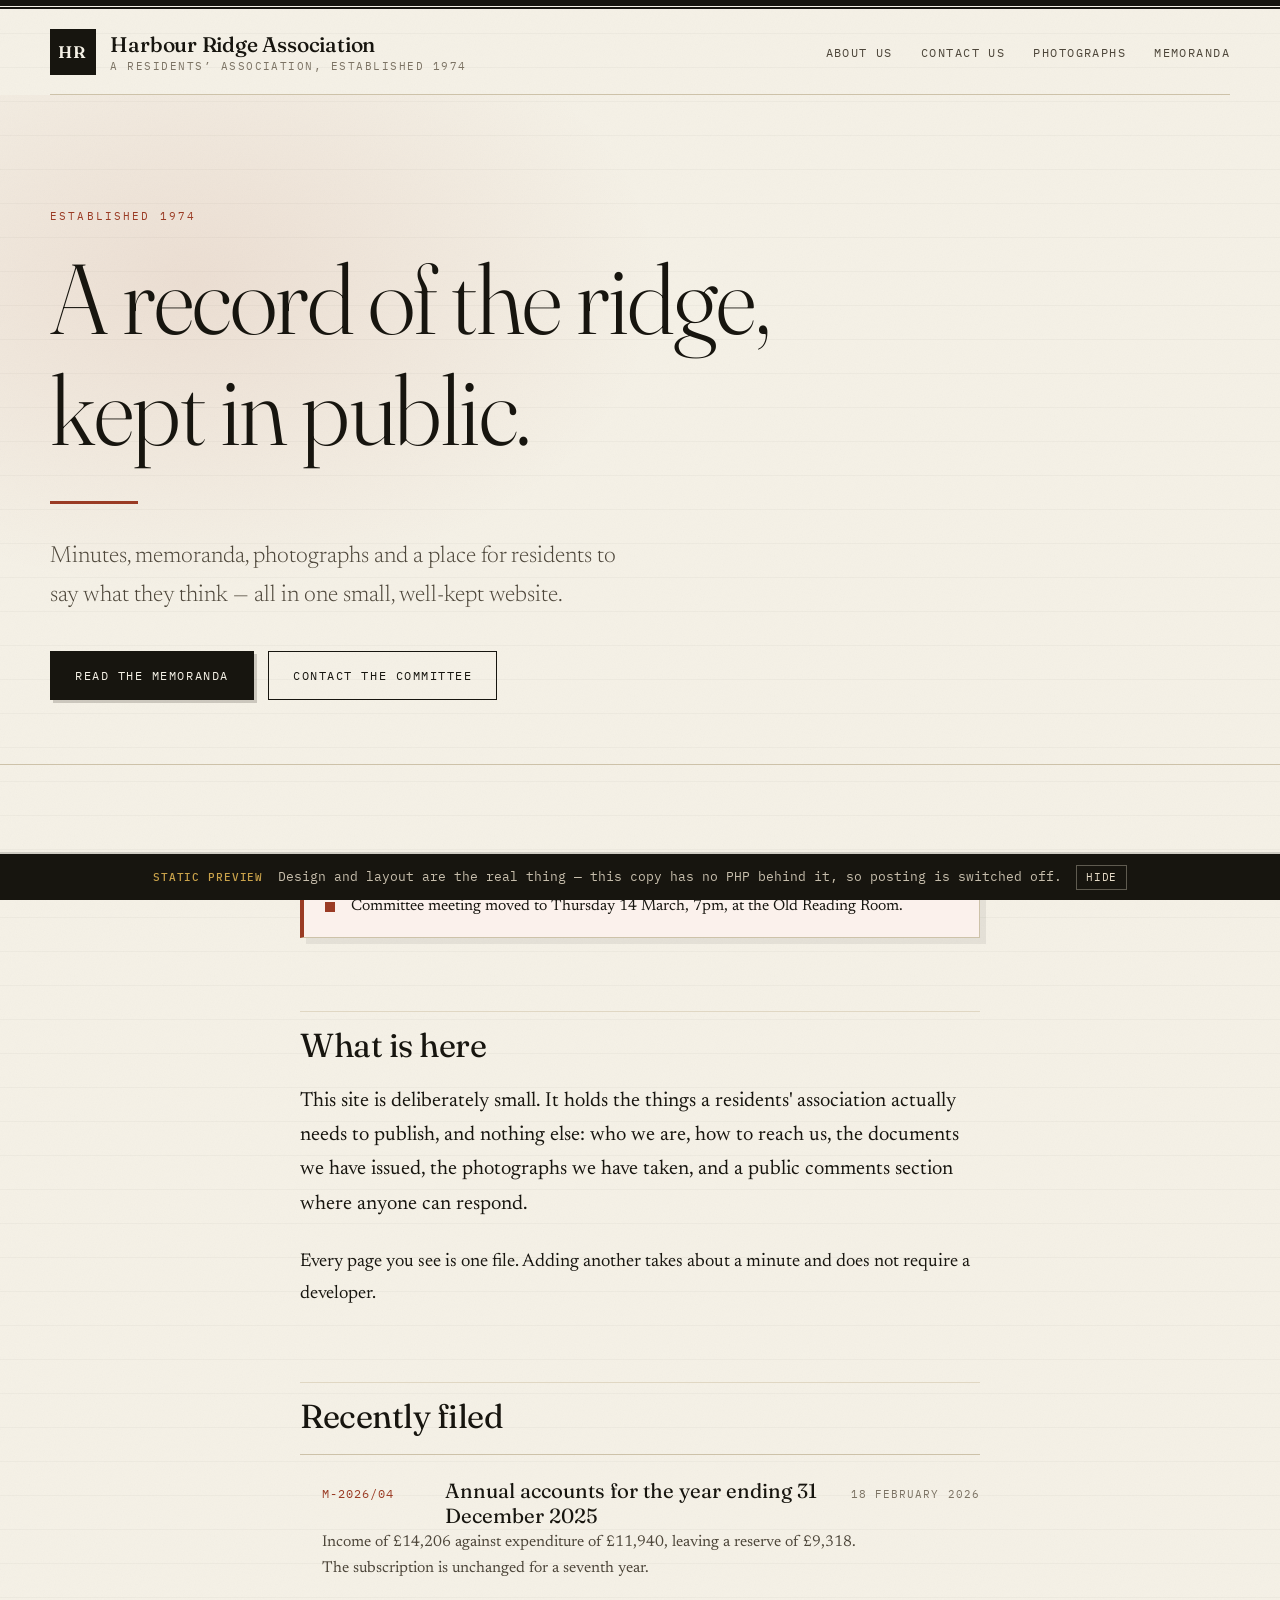
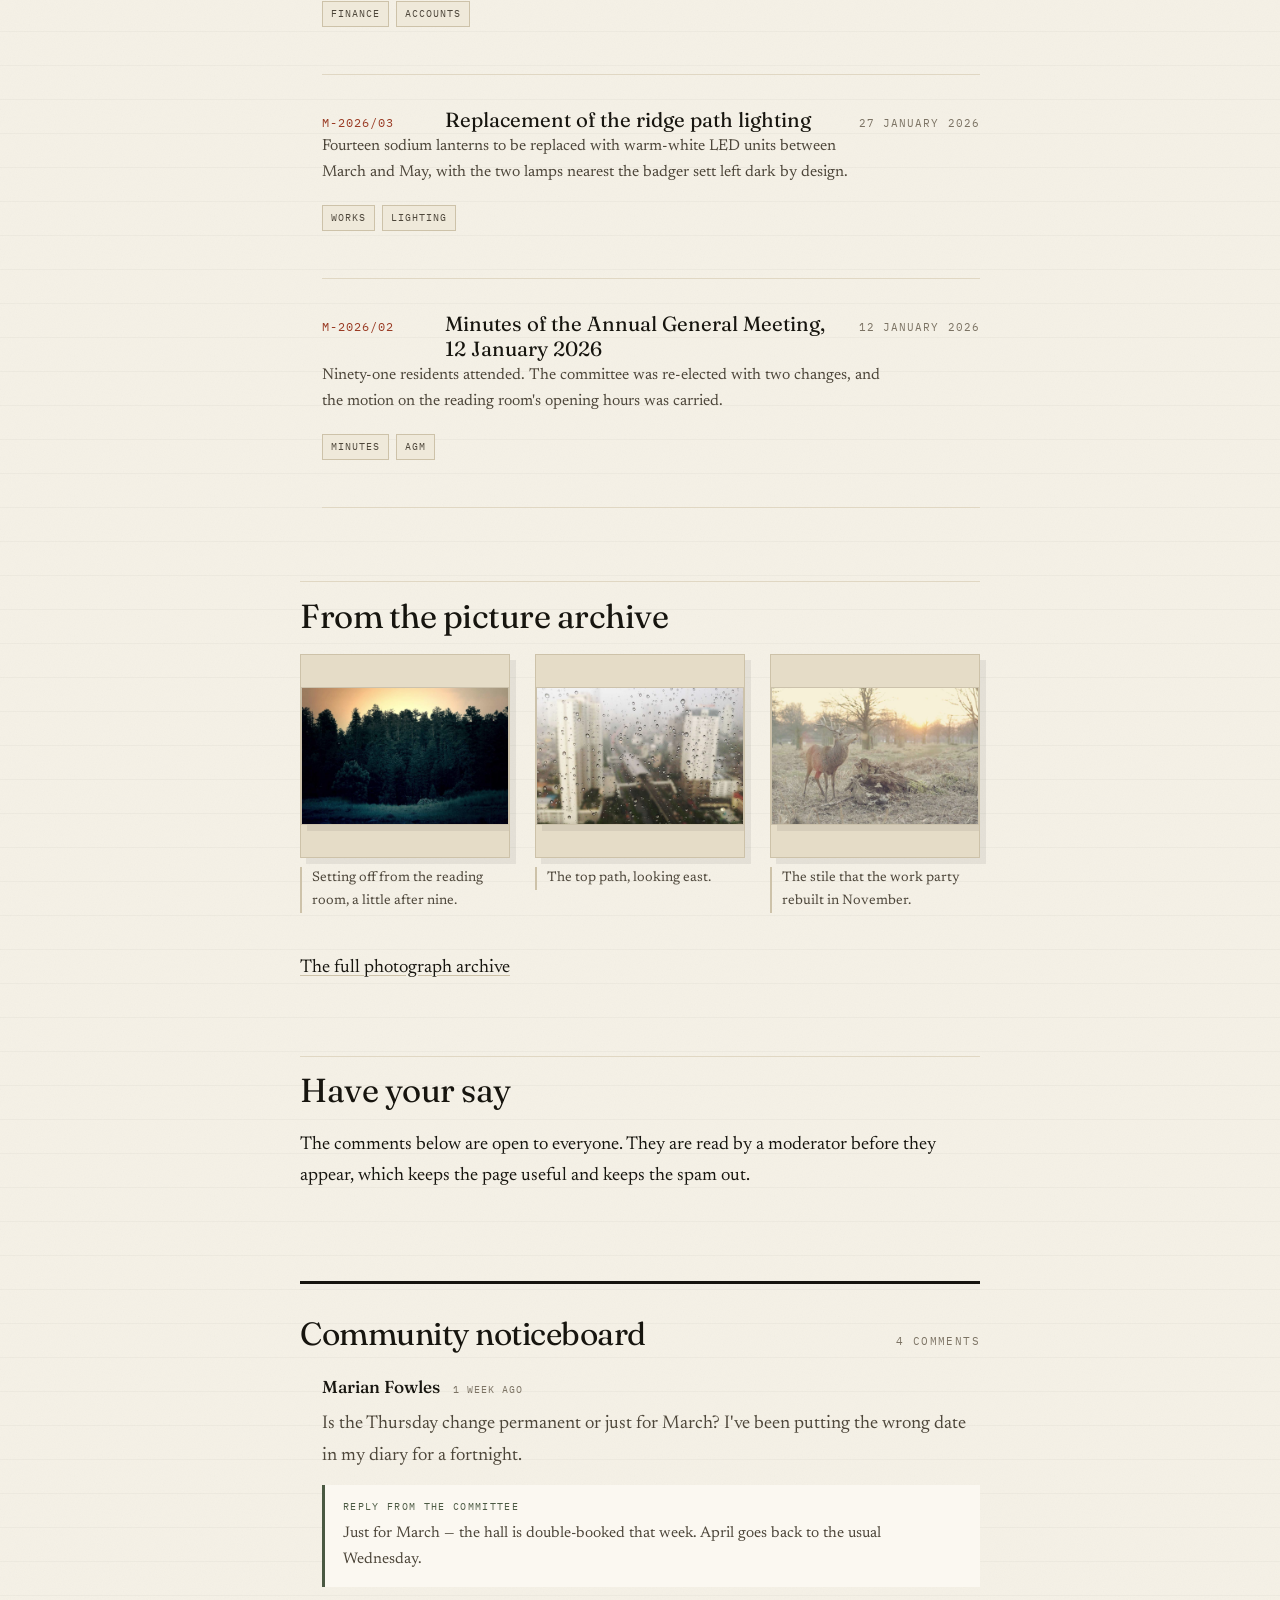
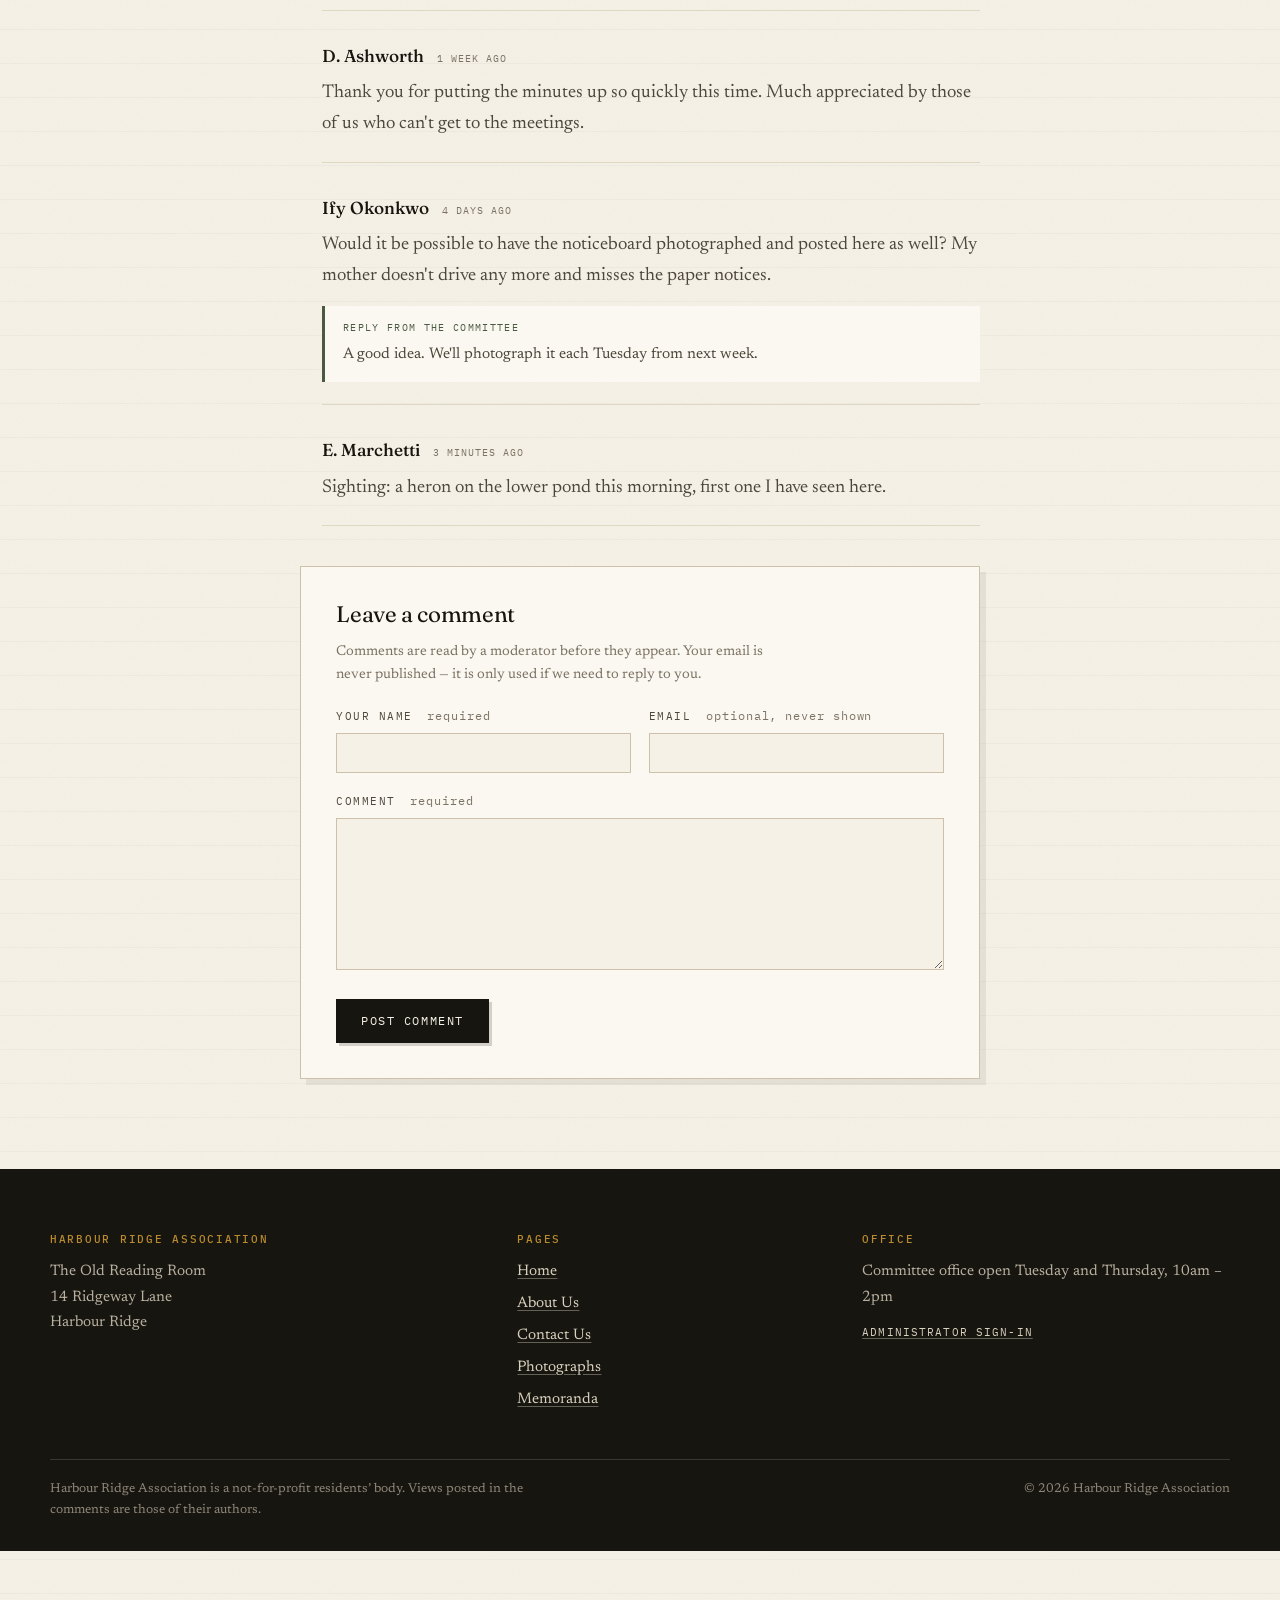
<file: docs/index.html>
<!doctype html>
<html lang="en">
<head>
<meta charset="utf-8">
<meta name="viewport" content="width=device-width, initial-scale=1">
<title>Harbour Ridge Association</title>
<meta name="description" content="Minutes, memoranda, photographs and a place for residents to say what they think — all in one small, well-kept website.">
<link rel="preconnect" href="https://fonts.googleapis.com">
<link rel="preconnect" href="https://fonts.gstatic.com" crossorigin>
<link href="https://fonts.googleapis.com/css2?family=Fraunces:opsz,wght@9..144,300..800&family=Newsreader:ital,opsz,wght@0,6..72,300..600;1,6..72,300..500&family=IBM+Plex+Mono:wght@400;500&display=swap" rel="stylesheet">
<link rel="stylesheet" href="themes/civic/style.css">
<link rel="icon" href="data:image/svg+xml,<svg xmlns='http://www.w3.org/2000/svg' viewBox='0 0 32 32'><rect width='32' height='32' fill='%23151310'/><text x='16' y='23' font-size='20' font-family='Georgia,serif' fill='%23e8dfcd' text-anchor='middle'>H</text></svg>">
</head>
<body class="is-home">

<a class="skip" href="index.html#main">Skip to content</a>

<header class="masthead">
    <div class="masthead__rule" aria-hidden="true"></div>
    <div class="wrap masthead__inner">
        <a class="brand" href="index.html">
            <span class="brand__mark" aria-hidden="true">HR</span>
            <span class="brand__text">
                <strong>Harbour Ridge Association</strong>
                <em>A residents’ association, established 1974</em>
            </span>
        </a>

        <input type="checkbox" id="navtoggle" class="navtoggle" hidden>
        <label for="navtoggle" class="navburger" aria-label="Menu"><span></span></label>

        <nav class="nav" aria-label="Main">
            <ul>
                                    <li><a href="about.html" >About Us</a></li>
                                    <li><a href="contact.html" >Contact Us</a></li>
                                    <li><a href="photos.html" >Photographs</a></li>
                                    <li><a href="memoranda.html" >Memoranda</a></li>
                            </ul>
        </nav>
    </div>
</header>

<main id="main">
    
    <section class="hero">
        <div class="wrap hero__inner">
            <p class="eyebrow">Established 1974</p>
            <h1 class="hero__title">A record of the ridge, kept in public.</h1>
                            <p class="hero__lede">Minutes, memoranda, photographs and a place for residents to say what they think — all in one small, well-kept website.</p>
                        <div class="hero__actions">
                <a class="btn" href="memoranda.html">Read the memoranda</a>
                <a class="btn btn--ghost" href="contact.html">Contact the committee</a>
            </div>
        </div>
        <div class="hero__edge" aria-hidden="true"></div>
    </section>

<article class="wrap prose" data-reveal>
    <div class="notice notice--alert"><span class="notice__mark" aria-hidden="true"></span><p>Committee meeting moved to Thursday 14 March, 7pm, at the Old Reading Room.</p></div>
<h2>What is here</h2>
<p>This site is deliberately small. It holds the things a residents&#039; association actually needs to publish, and nothing else: who we are, how to reach us, the documents we have issued, the photographs we have taken, and a public comments section where anyone can respond.</p>
<p>Every page you see is one file. Adding another takes about a minute and does not require a developer.</p>
<h2>Recently filed</h2>
    <ul class="memo-list">
                    <li class="memo">
                <a class="memo__link" href="memoranda/annual-accounts-2025.html">
                    <span class="memo__ref">M-2026/04</span>
                    <span class="memo__title">Annual accounts for the year ending 31 December 2025</span>
                    <span class="memo__date">18 February 2026</span>
                </a>
                                    <p class="memo__summary">Income of £14,206 against expenditure of £11,940, leaving a reserve of £9,318. The subscription is unchanged for a seventh year.</p>
                                                    <p class="tags">
                                                    <span class="tag">finance</span>
                                                    <span class="tag">accounts</span>
                                            </p>
                            </li>
                    <li class="memo">
                <a class="memo__link" href="memoranda/lighting-replacement.html">
                    <span class="memo__ref">M-2026/03</span>
                    <span class="memo__title">Replacement of the ridge path lighting</span>
                    <span class="memo__date">27 January 2026</span>
                </a>
                                    <p class="memo__summary">Fourteen sodium lanterns to be replaced with warm-white LED units between March and May, with the two lamps nearest the badger sett left dark by design.</p>
                                                    <p class="tags">
                                                    <span class="tag">works</span>
                                                    <span class="tag">lighting</span>
                                            </p>
                            </li>
                    <li class="memo">
                <a class="memo__link" href="memoranda/agm-minutes-2026.html">
                    <span class="memo__ref">M-2026/02</span>
                    <span class="memo__title">Minutes of the Annual General Meeting, 12 January 2026</span>
                    <span class="memo__date">12 January 2026</span>
                </a>
                                    <p class="memo__summary">Ninety-one residents attended. The committee was re-elected with two changes, and the motion on the reading room&#039;s opening hours was carried.</p>
                                                    <p class="tags">
                                                    <span class="tag">minutes</span>
                                                    <span class="tag">agm</span>
                                            </p>
                            </li>
            </ul>
    
<h2>From the picture archive</h2>
        <div class="gallery-grid" style="--cols: 3">
                            <figure class="shot">
                    <a href="content/gallery/ridge-walk/ridge-1.jpg" target="_blank" rel="noopener">
                        <img src="content/gallery/ridge-walk/ridge-1.jpg" alt="Setting off from the reading room, a little after nine." loading="lazy">
                    </a>
                                            <figcaption>Setting off from the reading room, a little after nine.</figcaption>
                                    </figure>
                            <figure class="shot">
                    <a href="content/gallery/ridge-walk/ridge-2.jpg" target="_blank" rel="noopener">
                        <img src="content/gallery/ridge-walk/ridge-2.jpg" alt="The top path, looking east." loading="lazy">
                    </a>
                                            <figcaption>The top path, looking east.</figcaption>
                                    </figure>
                            <figure class="shot">
                    <a href="content/gallery/ridge-walk/ridge-3.jpg" target="_blank" rel="noopener">
                        <img src="content/gallery/ridge-walk/ridge-3.jpg" alt="The stile that the work party rebuilt in November." loading="lazy">
                    </a>
                                            <figcaption>The stile that the work party rebuilt in November.</figcaption>
                                    </figure>
                    </div>
        
<p><a href="photos.html">The full photograph archive</a></p>
<h2>Have your say</h2>
<p>The comments below are open to everyone. They are read by a moderator before they appear, which keeps the page useful and keeps the spam out.</p>
    <section class="comments" id="comments">
        <header class="comments__head">
            <h2>Community noticeboard</h2>
            <span class="tally">4 comments</span>
        </header>

        
                    <ol class="comments__list">
                                    <li class="comment">
                        <div class="comment__meta">
                            <span class="comment__author">Marian Fowles</span>
                            <time datetime="2026-08-24 01:20:12">1 week ago</time>
                        </div>
                        <div class="comment__body">Is the Thursday change permanent or just for March? I&#039;ve been putting the wrong date in my diary for a fortnight.</div>
                                                    <div class="comment__reply">
                                <span class="comment__reply-label">Reply from the committee</span>
                                Just for March — the hall is double-booked that week. April goes back to the usual Wednesday.                            </div>
                                            </li>
                                    <li class="comment">
                        <div class="comment__meta">
                            <span class="comment__author">D. Ashworth</span>
                            <time datetime="2026-08-26 01:20:12">1 week ago</time>
                        </div>
                        <div class="comment__body">Thank you for putting the minutes up so quickly this time. Much appreciated by those of us who can&#039;t get to the meetings.</div>
                                            </li>
                                    <li class="comment">
                        <div class="comment__meta">
                            <span class="comment__author">Ify Okonkwo</span>
                            <time datetime="2026-08-29 01:20:12">4 days ago</time>
                        </div>
                        <div class="comment__body">Would it be possible to have the noticeboard photographed and posted here as well? My mother doesn&#039;t drive any more and misses the paper notices.</div>
                                                    <div class="comment__reply">
                                <span class="comment__reply-label">Reply from the committee</span>
                                A good idea. We&#039;ll photograph it each Tuesday from next week.                            </div>
                                            </li>
                                    <li class="comment">
                        <div class="comment__meta">
                            <span class="comment__author">E. Marchetti</span>
                            <time datetime="2026-09-02 01:20:18">3 minutes ago</time>
                        </div>
                        <div class="comment__body">Sighting: a heron on the lower pond this morning, first one I have seen here.</div>
                                            </li>
                            </ol>
        
                    <form class="comment-form" method="post" action="index.html">
                <h3>Leave a comment</h3>
                <p class="comment-form__note">
                    Comments are read by a moderator before they appear. Your email is
                    never published — it is only used if we need to reply to you.
                </p>

                <input type="hidden" name="form" value="comment">
                <input type="hidden" name="thread" value="noticeboard">
                <input type="hidden" name="return" value="/">
                    <input type="hidden" name="csrf" value="ac0c06a77bd5ee72790502c1f52a5065">
    <input type="hidden" name="started_at" value="1788312220">
    <div class="hp" aria-hidden="true">
        <label>Leave this field empty
            <input type="text" name="website" tabindex="-1" autocomplete="off">
        </label>
    </div>
                <div class="field-row">
                    <label class="field">
                        <span>Your name <em>required</em></span>
                        <input type="text" name="author" maxlength="80" required value="">
                    </label>
                    <label class="field">
                        <span>Email <em>optional, never shown</em></span>
                        <input type="email" name="email" maxlength="120" value="">
                    </label>
                </div>

                <label class="field">
                    <span>Comment <em>required</em></span>
                    <textarea name="body" rows="5" maxlength="4000" required></textarea>
                </label>

                <button type="submit" class="btn">Post comment</button>
            </form>
            </section>
    </article>
</main>

<footer class="foot">
    <div class="wrap foot__inner">
        <div class="foot__col">
            <h4>Harbour Ridge Association</h4>
            <p>The Old Reading Room<br />
14 Ridgeway Lane<br />
Harbour Ridge</p>
        </div>
        <div class="foot__col">
            <h4>Pages</h4>
            <ul>
                <li><a href="index.html">Home</a></li>
                                    <li><a href="about.html">About Us</a></li>
                                    <li><a href="contact.html">Contact Us</a></li>
                                    <li><a href="photos.html">Photographs</a></li>
                                    <li><a href="memoranda.html">Memoranda</a></li>
                            </ul>
        </div>
        <div class="foot__col">
            <h4>Office</h4>
            <p>Committee office open Tuesday and Thursday, 10am – 2pm</p>
            <p class="foot__admin"><a href="https://github.com/anirudhatalmale6-alt/modular-site-demo#the-admin">Administrator sign-in</a></p>
        </div>
    </div>
    <div class="wrap foot__base">
        <p>Harbour Ridge Association is a not-for-profit residents’ body. Views posted in the comments are those of their authors.</p>
        <p class="foot__year">© 2026 Harbour Ridge Association</p>
    </div>
</footer>

<script>
/* The only JavaScript on the public site: reveal-on-scroll for long pages,
   and closing the mobile menu after a tap. Everything works without it. */
(function () {
    var reveal = document.querySelectorAll('[data-reveal]');
    if ('IntersectionObserver' in window && reveal.length) {
        var io = new IntersectionObserver(function (entries) {
            entries.forEach(function (entry) {
                if (entry.isIntersecting) {
                    entry.target.classList.add('is-in');
                    io.unobserve(entry.target);
                }
            });
        }, { rootMargin: '0px 0px -8% 0px' });
        reveal.forEach(function (el) { io.observe(el); });
    } else {
        reveal.forEach(function (el) { el.classList.add('is-in'); });
    }

    var toggle = document.getElementById('navtoggle');
    document.querySelectorAll('.nav a').forEach(function (a) {
        a.addEventListener('click', function () { if (toggle) toggle.checked = false; });
    });
})();
</script>

<style>
.previewbar{position:fixed;left:0;right:0;bottom:0;z-index:60;background:#17150f;color:#e6dcc8;
 font:400 13px/1.5 'IBM Plex Mono',monospace;padding:.65rem 1rem;display:flex;gap:.9rem;
 align-items:center;justify-content:center;flex-wrap:wrap;box-shadow:0 -2px 0 rgba(0,0,0,.15)}
.previewbar b{color:#c9a24a;font-weight:500;letter-spacing:.08em;text-transform:uppercase;font-size:11px}
.previewbar span{opacity:.85}
.previewbar a{color:#e6dcc8}
.previewbar button{background:none;border:1px solid rgba(230,220,200,.35);color:#e6dcc8;
 font:inherit;font-size:11px;padding:.2rem .55rem;cursor:pointer;letter-spacing:.08em;text-transform:uppercase}
.previewbar button:hover{background:rgba(230,220,200,.12)}
body{padding-bottom:3.4rem}
.previewnote{position:fixed;left:50%;top:1.2rem;transform:translateX(-50%);z-index:70;max-width:min(92vw,540px);
 background:#fbf8f1;border:1px solid #17150f;box-shadow:8px 8px 0 rgba(23,21,15,.2);padding:1.1rem 1.3rem;
 font:400 15px/1.6 'Newsreader',Georgia,serif;color:#17150f}
.previewnote strong{display:block;font-family:'Fraunces',Georgia,serif;font-size:1.15rem;margin-bottom:.4rem}
.previewnote button{margin-top:.8rem;background:#17150f;color:#f3eee2;border:0;font:400 11px/1 'IBM Plex Mono',monospace;
 letter-spacing:.1em;text-transform:uppercase;padding:.55rem 1rem;cursor:pointer}
</style>
<div class="previewbar">
  <b>Static preview</b>
  <span>Design and layout are the real thing — this copy has no PHP behind it, so posting is switched off.</span>
  <button onclick="this.parentNode.remove();document.body.style.paddingBottom='0'">hide</button>
</div>
<script>
document.addEventListener('submit', function (ev) {
    ev.preventDefault();
    var n = document.createElement('div');
    n.className = 'previewnote';
    n.innerHTML = '<strong>This is the static preview</strong>' +
      'On the real build this comment goes straight into the moderation queue, ' +
      'and appears on the page the moment it is approved. The preview is a flat copy ' +
      'of the pages, so there is nothing running to receive it.' +
      '<button onclick="this.parentNode.remove()">Close</button>';
    document.body.appendChild(n);
    window.scrollTo({top: 0, behavior: 'smooth'});
}, true);
</script>

</body>
</html>
</file>
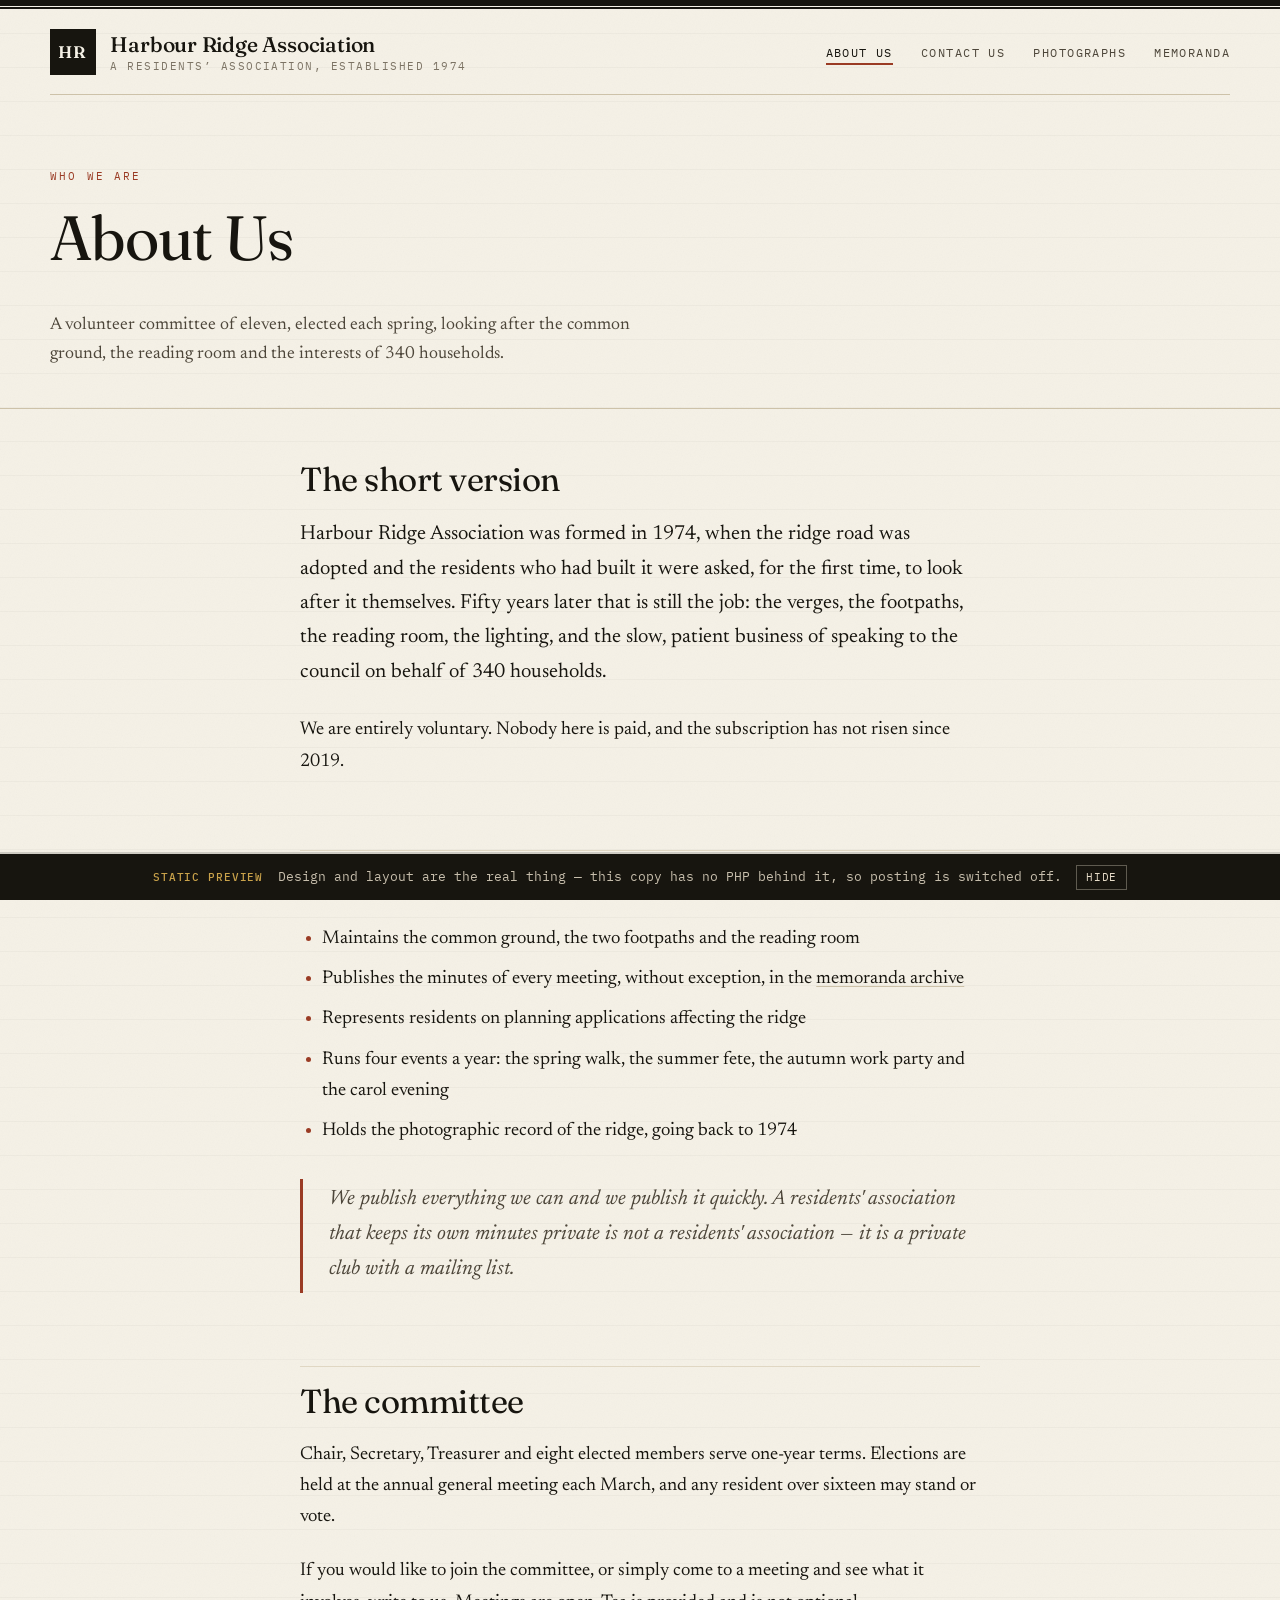
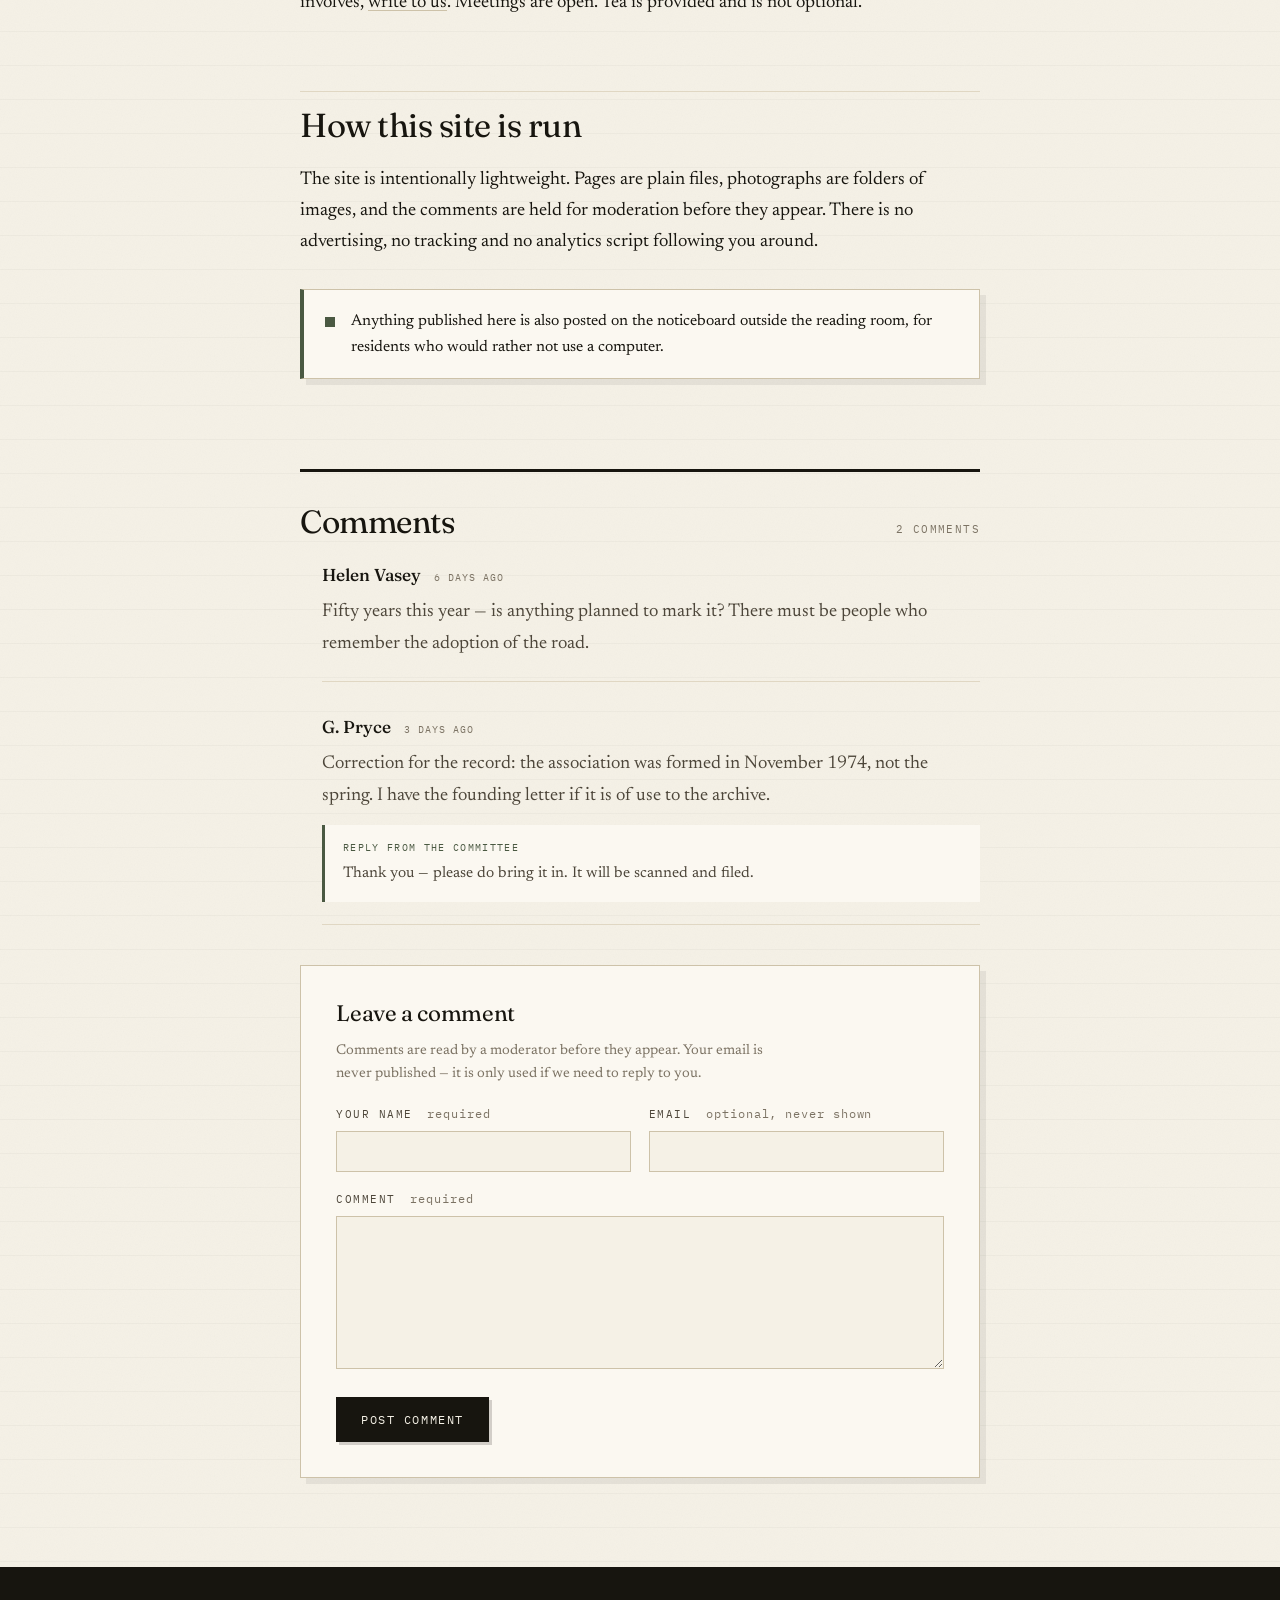
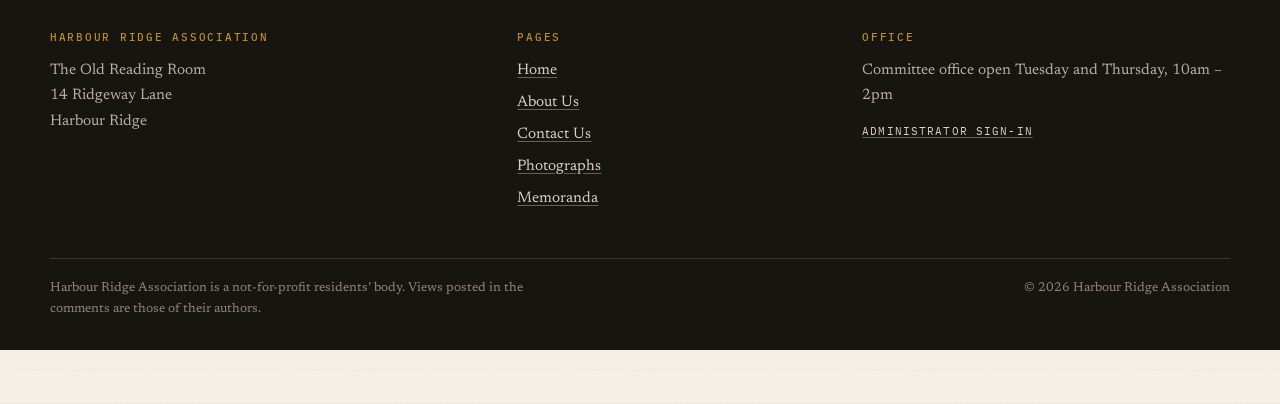
<file: docs/about.html>
<!doctype html>
<html lang="en">
<head>
<meta charset="utf-8">
<meta name="viewport" content="width=device-width, initial-scale=1">
<title>About Us — Harbour Ridge</title>
<meta name="description" content="A volunteer committee of eleven, elected each spring, looking after the common ground, the reading room and the interests of 340 households.">
<link rel="preconnect" href="https://fonts.googleapis.com">
<link rel="preconnect" href="https://fonts.gstatic.com" crossorigin>
<link href="https://fonts.googleapis.com/css2?family=Fraunces:opsz,wght@9..144,300..800&family=Newsreader:ital,opsz,wght@0,6..72,300..600;1,6..72,300..500&family=IBM+Plex+Mono:wght@400;500&display=swap" rel="stylesheet">
<link rel="stylesheet" href="themes/civic/style.css">
<link rel="icon" href="data:image/svg+xml,<svg xmlns='http://www.w3.org/2000/svg' viewBox='0 0 32 32'><rect width='32' height='32' fill='%23151310'/><text x='16' y='23' font-size='20' font-family='Georgia,serif' fill='%23e8dfcd' text-anchor='middle'>H</text></svg>">
</head>
<body class="is-inner">

<a class="skip" href="about.html#main">Skip to content</a>

<header class="masthead">
    <div class="masthead__rule" aria-hidden="true"></div>
    <div class="wrap masthead__inner">
        <a class="brand" href="index.html">
            <span class="brand__mark" aria-hidden="true">HR</span>
            <span class="brand__text">
                <strong>Harbour Ridge Association</strong>
                <em>A residents’ association, established 1974</em>
            </span>
        </a>

        <input type="checkbox" id="navtoggle" class="navtoggle" hidden>
        <label for="navtoggle" class="navburger" aria-label="Menu"><span></span></label>

        <nav class="nav" aria-label="Main">
            <ul>
                                    <li><a href="about.html" aria-current="page">About Us</a></li>
                                    <li><a href="contact.html" >Contact Us</a></li>
                                    <li><a href="photos.html" >Photographs</a></li>
                                    <li><a href="memoranda.html" >Memoranda</a></li>
                            </ul>
        </nav>
    </div>
</header>

<main id="main">
    
    <section class="pagehead">
        <div class="wrap">
            <p class="eyebrow">Who we are</p>
            <h1>About Us</h1>
                            <p class="pagehead__lede">A volunteer committee of eleven, elected each spring, looking after the common ground, the reading room and the interests of 340 households.</p>
                    </div>
    </section>

<article class="wrap prose" data-reveal>
    <h2>The short version</h2>
<p>Harbour Ridge Association was formed in 1974, when the ridge road was adopted and the residents who had built it were asked, for the first time, to look after it themselves. Fifty years later that is still the job: the verges, the footpaths, the reading room, the lighting, and the slow, patient business of speaking to the council on behalf of 340 households.</p>
<p>We are entirely voluntary. Nobody here is paid, and the subscription has not risen since 2019.</p>
<h2>What the committee does</h2>
<ul><li>Maintains the common ground, the two footpaths and the reading room</li><li>Publishes the minutes of every meeting, without exception, in the <a href="memoranda.html">memoranda archive</a></li><li>Represents residents on planning applications affecting the ridge</li><li>Runs four events a year: the spring walk, the summer fete, the autumn work party and the carol evening</li><li>Holds the photographic record of the ridge, going back to 1974</li></ul>
<blockquote>We publish everything we can and we publish it quickly. A residents&#039; association that keeps its own minutes private is not a residents&#039; association — it is a private club with a mailing list.</blockquote>
<h2>The committee</h2>
<p>Chair, Secretary, Treasurer and eight elected members serve one-year terms. Elections are held at the annual general meeting each March, and any resident over sixteen may stand or vote.</p>
<p>If you would like to join the committee, or simply come to a meeting and see what it involves, <a href="contact.html">write to us</a>. Meetings are open. Tea is provided and is not optional.</p>
<h2>How this site is run</h2>
<p>The site is intentionally lightweight. Pages are plain files, photographs are folders of images, and the comments are held for moderation before they appear. There is no advertising, no tracking and no analytics script following you around.</p>
<div class="notice notice--info"><span class="notice__mark" aria-hidden="true"></span><p>Anything published here is also posted on the noticeboard outside the reading room, for residents who would rather not use a computer.</p></div>
    <section class="comments" id="comments">
        <header class="comments__head">
            <h2>Comments</h2>
            <span class="tally">2 comments</span>
        </header>

        
                    <ol class="comments__list">
                                    <li class="comment">
                        <div class="comment__meta">
                            <span class="comment__author">Helen Vasey</span>
                            <time datetime="2026-08-27 01:20:12">6 days ago</time>
                        </div>
                        <div class="comment__body">Fifty years this year — is anything planned to mark it? There must be people who remember the adoption of the road.</div>
                                            </li>
                                    <li class="comment">
                        <div class="comment__meta">
                            <span class="comment__author">G. Pryce</span>
                            <time datetime="2026-08-30 01:20:12">3 days ago</time>
                        </div>
                        <div class="comment__body">Correction for the record: the association was formed in November 1974, not the spring. I have the founding letter if it is of use to the archive.</div>
                                                    <div class="comment__reply">
                                <span class="comment__reply-label">Reply from the committee</span>
                                Thank you — please do bring it in. It will be scanned and filed.                            </div>
                                            </li>
                            </ol>
        
                    <form class="comment-form" method="post" action="index.html">
                <h3>Leave a comment</h3>
                <p class="comment-form__note">
                    Comments are read by a moderator before they appear. Your email is
                    never published — it is only used if we need to reply to you.
                </p>

                <input type="hidden" name="form" value="comment">
                <input type="hidden" name="thread" value="page:about">
                <input type="hidden" name="return" value="/about">
                    <input type="hidden" name="csrf" value="ac0c06a77bd5ee72790502c1f52a5065">
    <input type="hidden" name="started_at" value="1788312220">
    <div class="hp" aria-hidden="true">
        <label>Leave this field empty
            <input type="text" name="website" tabindex="-1" autocomplete="off">
        </label>
    </div>
                <div class="field-row">
                    <label class="field">
                        <span>Your name <em>required</em></span>
                        <input type="text" name="author" maxlength="80" required value="">
                    </label>
                    <label class="field">
                        <span>Email <em>optional, never shown</em></span>
                        <input type="email" name="email" maxlength="120" value="">
                    </label>
                </div>

                <label class="field">
                    <span>Comment <em>required</em></span>
                    <textarea name="body" rows="5" maxlength="4000" required></textarea>
                </label>

                <button type="submit" class="btn">Post comment</button>
            </form>
            </section>
    </article>
</main>

<footer class="foot">
    <div class="wrap foot__inner">
        <div class="foot__col">
            <h4>Harbour Ridge Association</h4>
            <p>The Old Reading Room<br />
14 Ridgeway Lane<br />
Harbour Ridge</p>
        </div>
        <div class="foot__col">
            <h4>Pages</h4>
            <ul>
                <li><a href="index.html">Home</a></li>
                                    <li><a href="about.html">About Us</a></li>
                                    <li><a href="contact.html">Contact Us</a></li>
                                    <li><a href="photos.html">Photographs</a></li>
                                    <li><a href="memoranda.html">Memoranda</a></li>
                            </ul>
        </div>
        <div class="foot__col">
            <h4>Office</h4>
            <p>Committee office open Tuesday and Thursday, 10am – 2pm</p>
            <p class="foot__admin"><a href="https://github.com/anirudhatalmale6-alt/modular-site-demo#the-admin">Administrator sign-in</a></p>
        </div>
    </div>
    <div class="wrap foot__base">
        <p>Harbour Ridge Association is a not-for-profit residents’ body. Views posted in the comments are those of their authors.</p>
        <p class="foot__year">© 2026 Harbour Ridge Association</p>
    </div>
</footer>

<script>
/* The only JavaScript on the public site: reveal-on-scroll for long pages,
   and closing the mobile menu after a tap. Everything works without it. */
(function () {
    var reveal = document.querySelectorAll('[data-reveal]');
    if ('IntersectionObserver' in window && reveal.length) {
        var io = new IntersectionObserver(function (entries) {
            entries.forEach(function (entry) {
                if (entry.isIntersecting) {
                    entry.target.classList.add('is-in');
                    io.unobserve(entry.target);
                }
            });
        }, { rootMargin: '0px 0px -8% 0px' });
        reveal.forEach(function (el) { io.observe(el); });
    } else {
        reveal.forEach(function (el) { el.classList.add('is-in'); });
    }

    var toggle = document.getElementById('navtoggle');
    document.querySelectorAll('.nav a').forEach(function (a) {
        a.addEventListener('click', function () { if (toggle) toggle.checked = false; });
    });
})();
</script>

<style>
.previewbar{position:fixed;left:0;right:0;bottom:0;z-index:60;background:#17150f;color:#e6dcc8;
 font:400 13px/1.5 'IBM Plex Mono',monospace;padding:.65rem 1rem;display:flex;gap:.9rem;
 align-items:center;justify-content:center;flex-wrap:wrap;box-shadow:0 -2px 0 rgba(0,0,0,.15)}
.previewbar b{color:#c9a24a;font-weight:500;letter-spacing:.08em;text-transform:uppercase;font-size:11px}
.previewbar span{opacity:.85}
.previewbar a{color:#e6dcc8}
.previewbar button{background:none;border:1px solid rgba(230,220,200,.35);color:#e6dcc8;
 font:inherit;font-size:11px;padding:.2rem .55rem;cursor:pointer;letter-spacing:.08em;text-transform:uppercase}
.previewbar button:hover{background:rgba(230,220,200,.12)}
body{padding-bottom:3.4rem}
.previewnote{position:fixed;left:50%;top:1.2rem;transform:translateX(-50%);z-index:70;max-width:min(92vw,540px);
 background:#fbf8f1;border:1px solid #17150f;box-shadow:8px 8px 0 rgba(23,21,15,.2);padding:1.1rem 1.3rem;
 font:400 15px/1.6 'Newsreader',Georgia,serif;color:#17150f}
.previewnote strong{display:block;font-family:'Fraunces',Georgia,serif;font-size:1.15rem;margin-bottom:.4rem}
.previewnote button{margin-top:.8rem;background:#17150f;color:#f3eee2;border:0;font:400 11px/1 'IBM Plex Mono',monospace;
 letter-spacing:.1em;text-transform:uppercase;padding:.55rem 1rem;cursor:pointer}
</style>
<div class="previewbar">
  <b>Static preview</b>
  <span>Design and layout are the real thing — this copy has no PHP behind it, so posting is switched off.</span>
  <button onclick="this.parentNode.remove();document.body.style.paddingBottom='0'">hide</button>
</div>
<script>
document.addEventListener('submit', function (ev) {
    ev.preventDefault();
    var n = document.createElement('div');
    n.className = 'previewnote';
    n.innerHTML = '<strong>This is the static preview</strong>' +
      'On the real build this comment goes straight into the moderation queue, ' +
      'and appears on the page the moment it is approved. The preview is a flat copy ' +
      'of the pages, so there is nothing running to receive it.' +
      '<button onclick="this.parentNode.remove()">Close</button>';
    document.body.appendChild(n);
    window.scrollTo({top: 0, behavior: 'smooth'});
}, true);
</script>

</body>
</html>
</file>
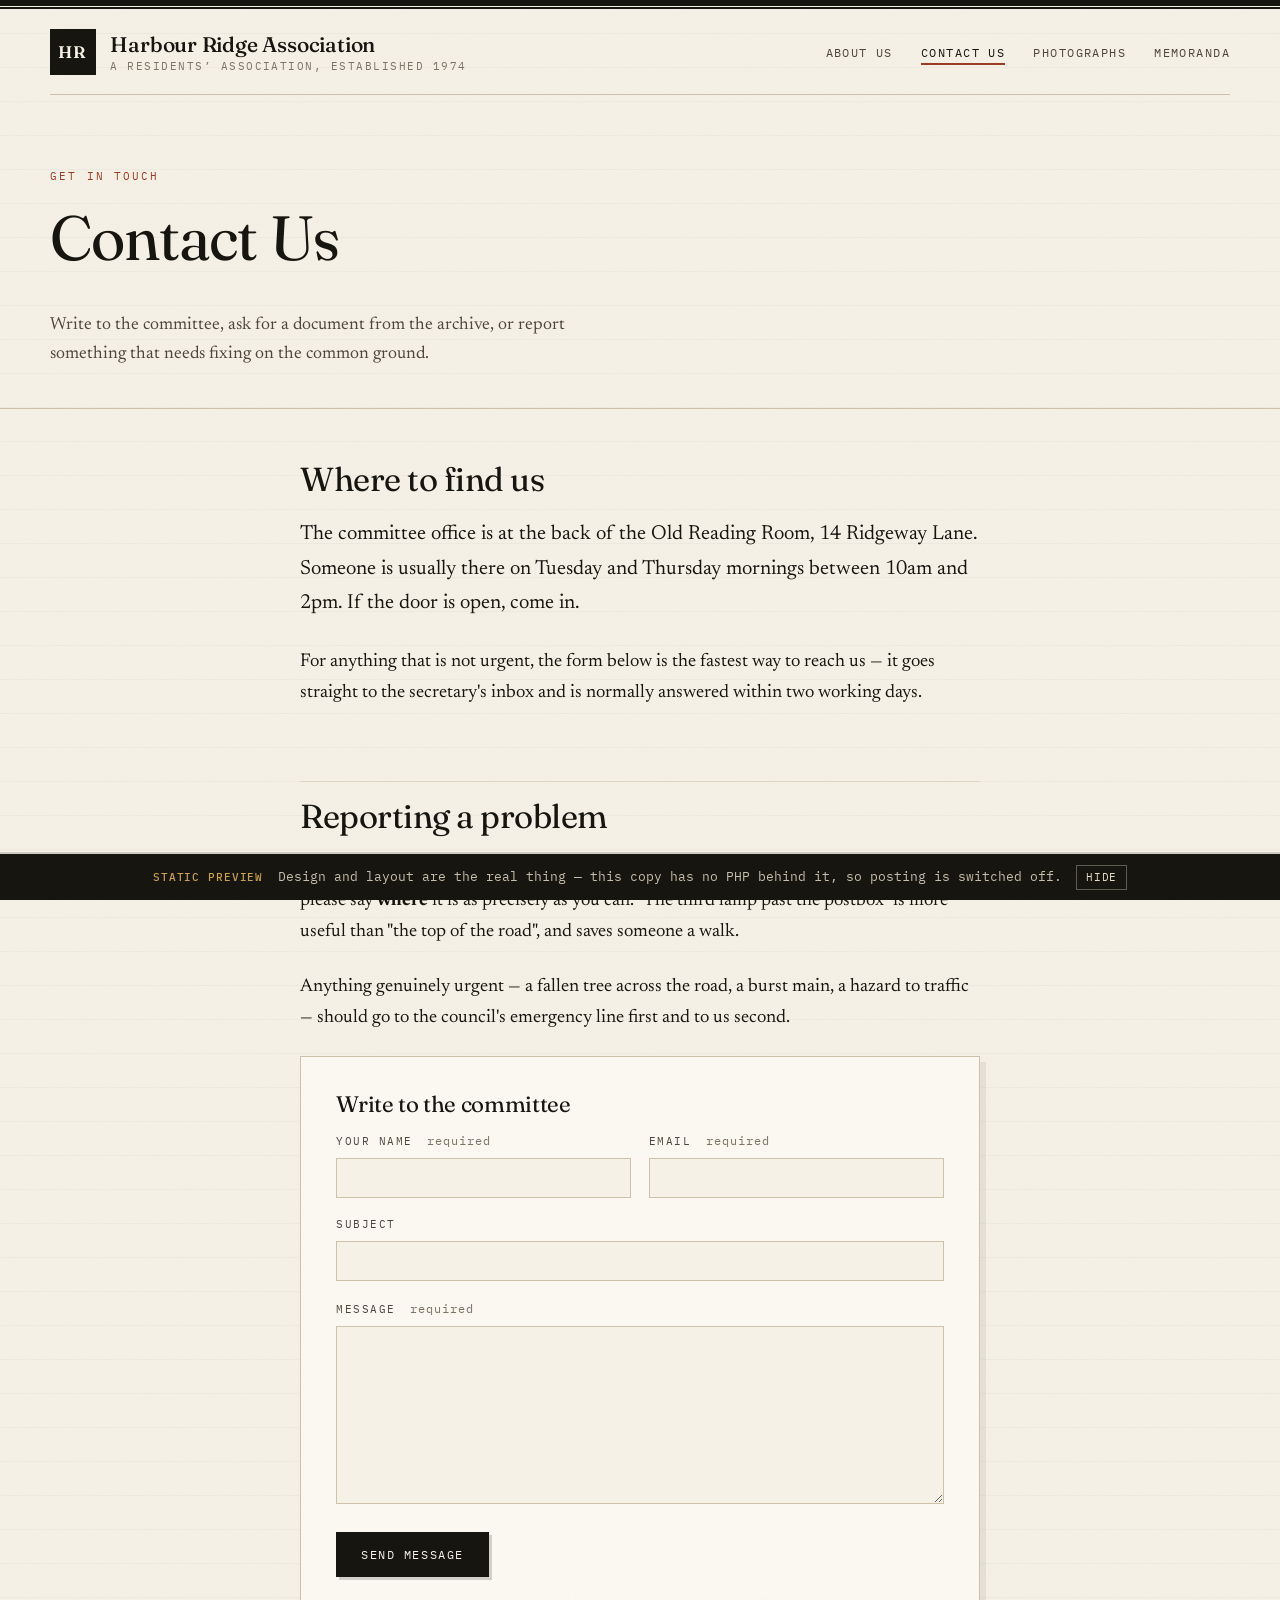
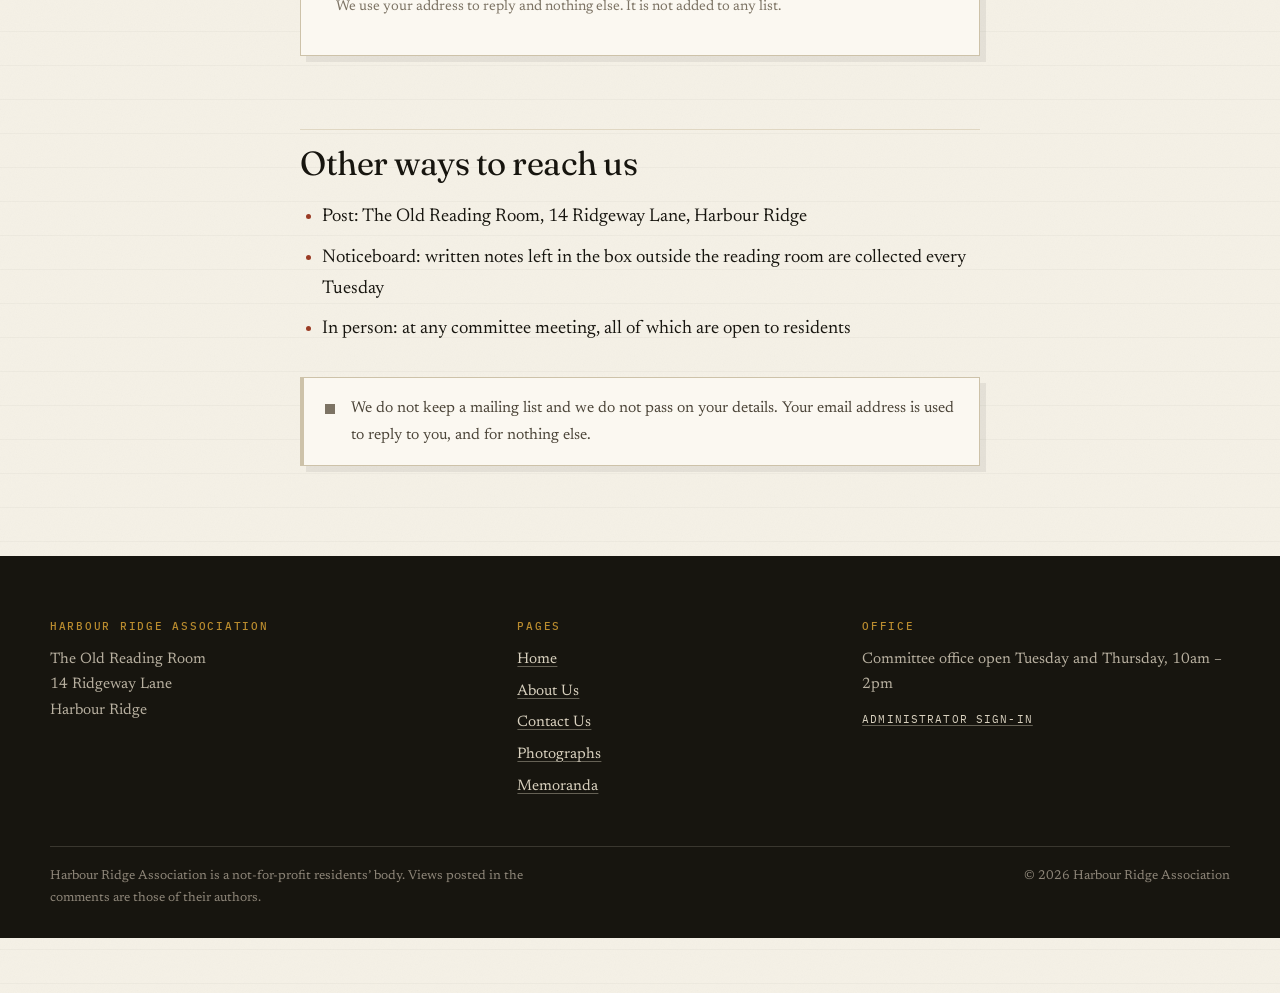
<file: docs/contact.html>
<!doctype html>
<html lang="en">
<head>
<meta charset="utf-8">
<meta name="viewport" content="width=device-width, initial-scale=1">
<title>Contact Us — Harbour Ridge</title>
<meta name="description" content="Write to the committee, ask for a document from the archive, or report something that needs fixing on the common ground.">
<link rel="preconnect" href="https://fonts.googleapis.com">
<link rel="preconnect" href="https://fonts.gstatic.com" crossorigin>
<link href="https://fonts.googleapis.com/css2?family=Fraunces:opsz,wght@9..144,300..800&family=Newsreader:ital,opsz,wght@0,6..72,300..600;1,6..72,300..500&family=IBM+Plex+Mono:wght@400;500&display=swap" rel="stylesheet">
<link rel="stylesheet" href="themes/civic/style.css">
<link rel="icon" href="data:image/svg+xml,<svg xmlns='http://www.w3.org/2000/svg' viewBox='0 0 32 32'><rect width='32' height='32' fill='%23151310'/><text x='16' y='23' font-size='20' font-family='Georgia,serif' fill='%23e8dfcd' text-anchor='middle'>H</text></svg>">
</head>
<body class="is-inner">

<a class="skip" href="contact.html#main">Skip to content</a>

<header class="masthead">
    <div class="masthead__rule" aria-hidden="true"></div>
    <div class="wrap masthead__inner">
        <a class="brand" href="index.html">
            <span class="brand__mark" aria-hidden="true">HR</span>
            <span class="brand__text">
                <strong>Harbour Ridge Association</strong>
                <em>A residents’ association, established 1974</em>
            </span>
        </a>

        <input type="checkbox" id="navtoggle" class="navtoggle" hidden>
        <label for="navtoggle" class="navburger" aria-label="Menu"><span></span></label>

        <nav class="nav" aria-label="Main">
            <ul>
                                    <li><a href="about.html" >About Us</a></li>
                                    <li><a href="contact.html" aria-current="page">Contact Us</a></li>
                                    <li><a href="photos.html" >Photographs</a></li>
                                    <li><a href="memoranda.html" >Memoranda</a></li>
                            </ul>
        </nav>
    </div>
</header>

<main id="main">
    
    <section class="pagehead">
        <div class="wrap">
            <p class="eyebrow">Get in touch</p>
            <h1>Contact Us</h1>
                            <p class="pagehead__lede">Write to the committee, ask for a document from the archive, or report something that needs fixing on the common ground.</p>
                    </div>
    </section>

<article class="wrap prose" data-reveal>
    <h2>Where to find us</h2>
<p>The committee office is at the back of the Old Reading Room, 14 Ridgeway Lane. Someone is usually there on Tuesday and Thursday mornings between 10am and 2pm. If the door is open, come in.</p>
<p>For anything that is not urgent, the form below is the fastest way to reach us — it goes straight to the secretary&#039;s inbox and is normally answered within two working days.</p>
<h2>Reporting a problem</h2>
<p>If you are reporting something practical — a light out, a fallen branch, a blocked gully — please say <strong>where</strong> it is as precisely as you can. &quot;The third lamp past the postbox&quot; is more useful than &quot;the top of the road&quot;, and saves someone a walk.</p>
<p>Anything genuinely urgent — a fallen tree across the road, a burst main, a hazard to traffic — should go to the council&#039;s emergency line first and to us second.</p>
    <section class="contact-form" id="contact-form">
        <h2>Write to the committee</h2>

        
        <form method="post" action="index.html">
            <input type="hidden" name="form" value="contact">
                <input type="hidden" name="csrf" value="ac0c06a77bd5ee72790502c1f52a5065">
    <input type="hidden" name="started_at" value="1788312220">
    <div class="hp" aria-hidden="true">
        <label>Leave this field empty
            <input type="text" name="website" tabindex="-1" autocomplete="off">
        </label>
    </div>
            <div class="field-row">
                <label class="field">
                    <span>Your name <em>required</em></span>
                    <input type="text" name="name" maxlength="80" required value="">
                </label>
                <label class="field">
                    <span>Email <em>required</em></span>
                    <input type="email" name="email" maxlength="120" required value="">
                </label>
            </div>

            <label class="field">
                <span>Subject</span>
                <input type="text" name="subject" maxlength="120" value="">
            </label>

            <label class="field">
                <span>Message <em>required</em></span>
                <textarea name="message" rows="6" maxlength="5000" required></textarea>
            </label>

            <button type="submit" class="btn">Send message</button>
            <p class="comment-form__note">
                We use your address to reply and nothing else. It is not added to any list.
            </p>
        </form>
    </section>
    
<h2>Other ways to reach us</h2>
<ul><li>Post: The Old Reading Room, 14 Ridgeway Lane, Harbour Ridge</li><li>Noticeboard: written notes left in the box outside the reading room are collected every Tuesday</li><li>In person: at any committee meeting, all of which are open to residents</li></ul>
<div class="notice notice--quiet"><span class="notice__mark" aria-hidden="true"></span><p>We do not keep a mailing list and we do not pass on your details. Your email address is used to reply to you, and for nothing else.</p></div></article>
</main>

<footer class="foot">
    <div class="wrap foot__inner">
        <div class="foot__col">
            <h4>Harbour Ridge Association</h4>
            <p>The Old Reading Room<br />
14 Ridgeway Lane<br />
Harbour Ridge</p>
        </div>
        <div class="foot__col">
            <h4>Pages</h4>
            <ul>
                <li><a href="index.html">Home</a></li>
                                    <li><a href="about.html">About Us</a></li>
                                    <li><a href="contact.html">Contact Us</a></li>
                                    <li><a href="photos.html">Photographs</a></li>
                                    <li><a href="memoranda.html">Memoranda</a></li>
                            </ul>
        </div>
        <div class="foot__col">
            <h4>Office</h4>
            <p>Committee office open Tuesday and Thursday, 10am – 2pm</p>
            <p class="foot__admin"><a href="https://github.com/anirudhatalmale6-alt/modular-site-demo#the-admin">Administrator sign-in</a></p>
        </div>
    </div>
    <div class="wrap foot__base">
        <p>Harbour Ridge Association is a not-for-profit residents’ body. Views posted in the comments are those of their authors.</p>
        <p class="foot__year">© 2026 Harbour Ridge Association</p>
    </div>
</footer>

<script>
/* The only JavaScript on the public site: reveal-on-scroll for long pages,
   and closing the mobile menu after a tap. Everything works without it. */
(function () {
    var reveal = document.querySelectorAll('[data-reveal]');
    if ('IntersectionObserver' in window && reveal.length) {
        var io = new IntersectionObserver(function (entries) {
            entries.forEach(function (entry) {
                if (entry.isIntersecting) {
                    entry.target.classList.add('is-in');
                    io.unobserve(entry.target);
                }
            });
        }, { rootMargin: '0px 0px -8% 0px' });
        reveal.forEach(function (el) { io.observe(el); });
    } else {
        reveal.forEach(function (el) { el.classList.add('is-in'); });
    }

    var toggle = document.getElementById('navtoggle');
    document.querySelectorAll('.nav a').forEach(function (a) {
        a.addEventListener('click', function () { if (toggle) toggle.checked = false; });
    });
})();
</script>

<style>
.previewbar{position:fixed;left:0;right:0;bottom:0;z-index:60;background:#17150f;color:#e6dcc8;
 font:400 13px/1.5 'IBM Plex Mono',monospace;padding:.65rem 1rem;display:flex;gap:.9rem;
 align-items:center;justify-content:center;flex-wrap:wrap;box-shadow:0 -2px 0 rgba(0,0,0,.15)}
.previewbar b{color:#c9a24a;font-weight:500;letter-spacing:.08em;text-transform:uppercase;font-size:11px}
.previewbar span{opacity:.85}
.previewbar a{color:#e6dcc8}
.previewbar button{background:none;border:1px solid rgba(230,220,200,.35);color:#e6dcc8;
 font:inherit;font-size:11px;padding:.2rem .55rem;cursor:pointer;letter-spacing:.08em;text-transform:uppercase}
.previewbar button:hover{background:rgba(230,220,200,.12)}
body{padding-bottom:3.4rem}
.previewnote{position:fixed;left:50%;top:1.2rem;transform:translateX(-50%);z-index:70;max-width:min(92vw,540px);
 background:#fbf8f1;border:1px solid #17150f;box-shadow:8px 8px 0 rgba(23,21,15,.2);padding:1.1rem 1.3rem;
 font:400 15px/1.6 'Newsreader',Georgia,serif;color:#17150f}
.previewnote strong{display:block;font-family:'Fraunces',Georgia,serif;font-size:1.15rem;margin-bottom:.4rem}
.previewnote button{margin-top:.8rem;background:#17150f;color:#f3eee2;border:0;font:400 11px/1 'IBM Plex Mono',monospace;
 letter-spacing:.1em;text-transform:uppercase;padding:.55rem 1rem;cursor:pointer}
</style>
<div class="previewbar">
  <b>Static preview</b>
  <span>Design and layout are the real thing — this copy has no PHP behind it, so posting is switched off.</span>
  <button onclick="this.parentNode.remove();document.body.style.paddingBottom='0'">hide</button>
</div>
<script>
document.addEventListener('submit', function (ev) {
    ev.preventDefault();
    var n = document.createElement('div');
    n.className = 'previewnote';
    n.innerHTML = '<strong>This is the static preview</strong>' +
      'On the real build this comment goes straight into the moderation queue, ' +
      'and appears on the page the moment it is approved. The preview is a flat copy ' +
      'of the pages, so there is nothing running to receive it.' +
      '<button onclick="this.parentNode.remove()">Close</button>';
    document.body.appendChild(n);
    window.scrollTo({top: 0, behavior: 'smooth'});
}, true);
</script>

</body>
</html>
</file>
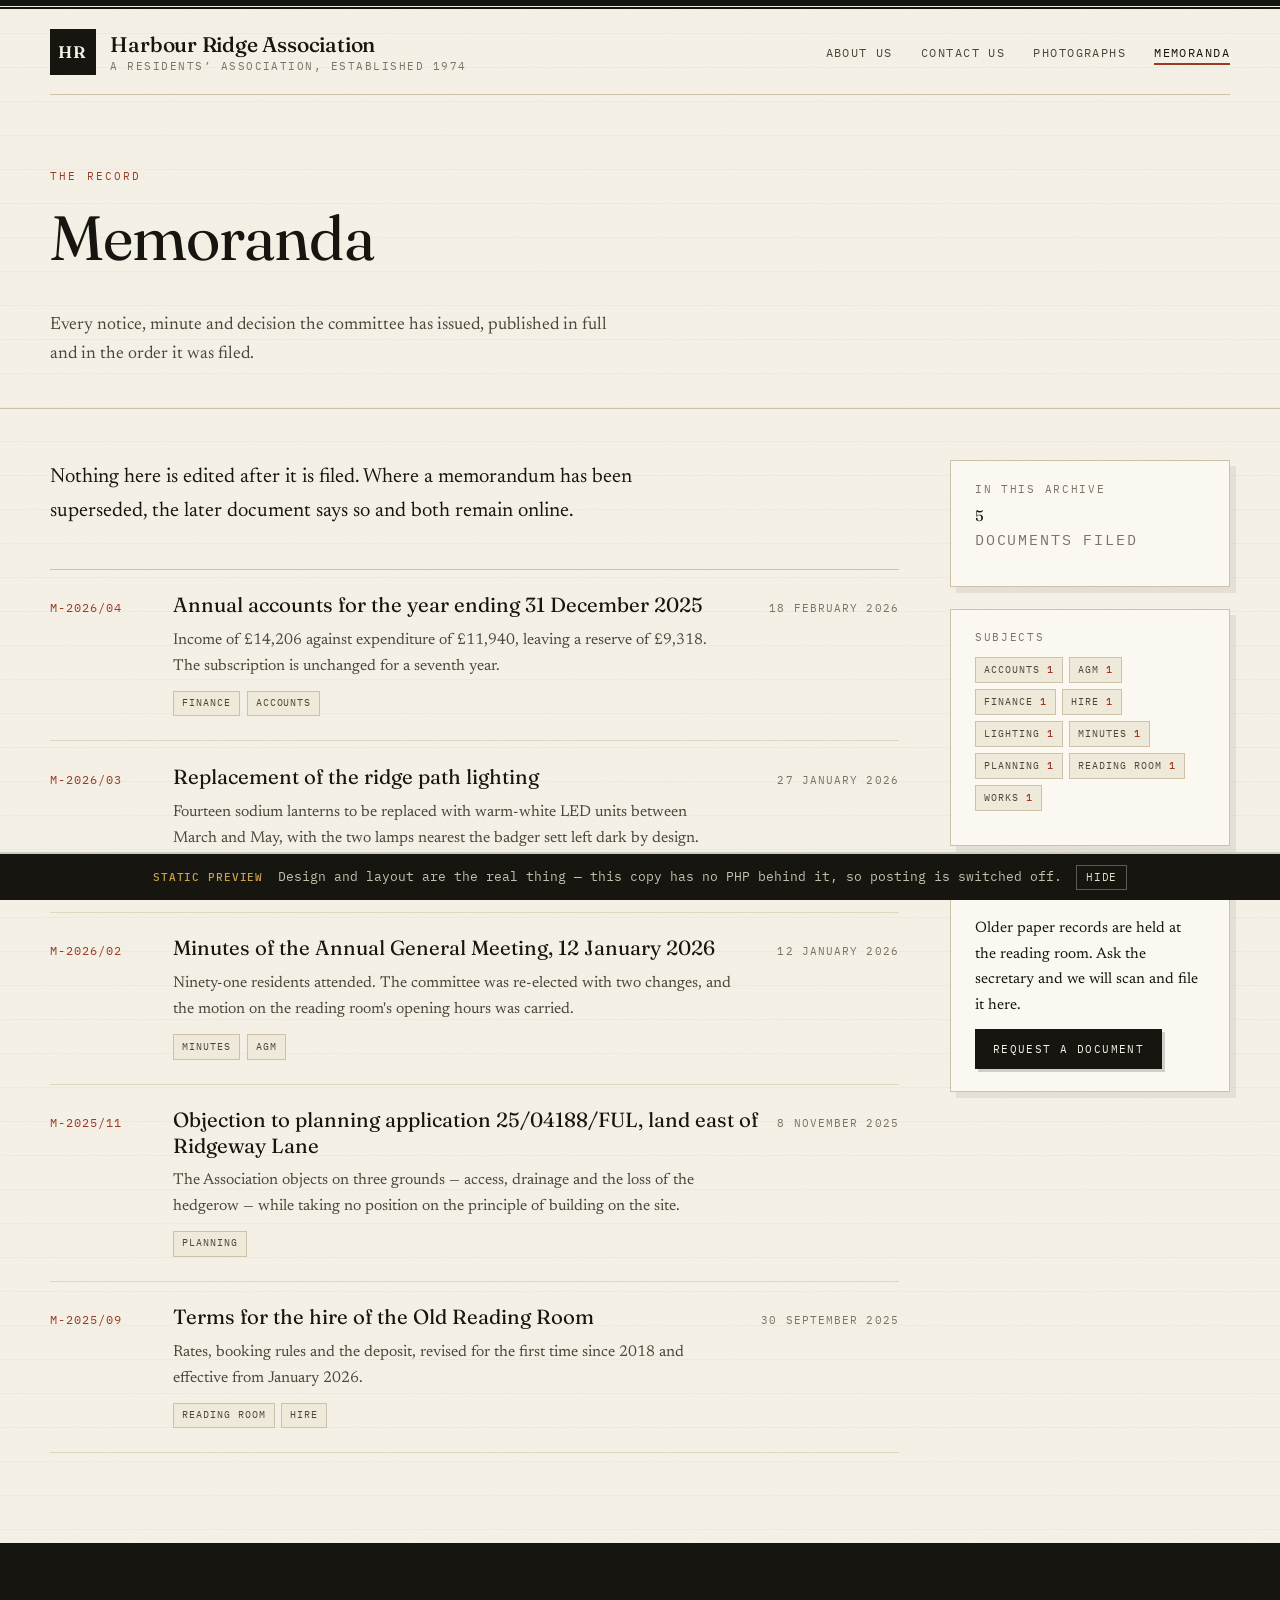
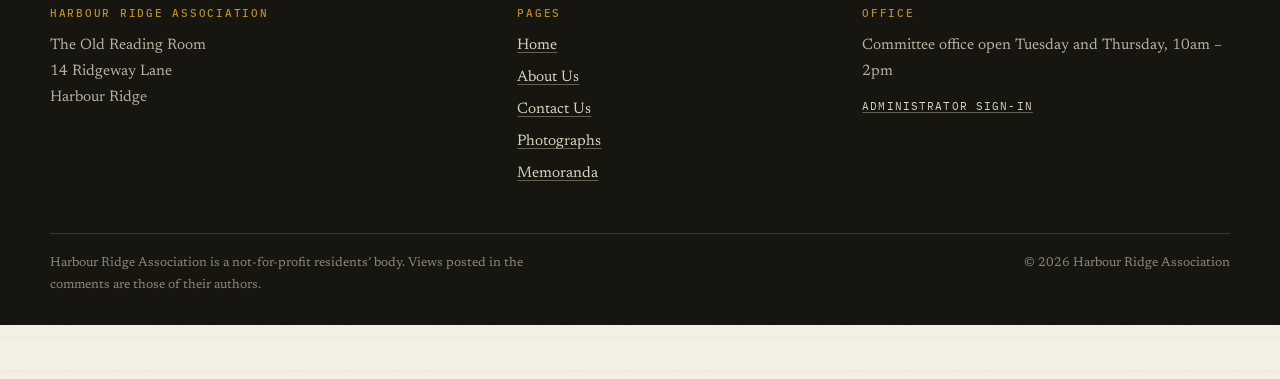
<file: docs/memoranda.html>
<!doctype html>
<html lang="en">
<head>
<meta charset="utf-8">
<meta name="viewport" content="width=device-width, initial-scale=1">
<title>Memoranda — Harbour Ridge</title>
<meta name="description" content="Every notice, minute and decision the committee has issued, published in full and in the order it was filed.">
<link rel="preconnect" href="https://fonts.googleapis.com">
<link rel="preconnect" href="https://fonts.gstatic.com" crossorigin>
<link href="https://fonts.googleapis.com/css2?family=Fraunces:opsz,wght@9..144,300..800&family=Newsreader:ital,opsz,wght@0,6..72,300..600;1,6..72,300..500&family=IBM+Plex+Mono:wght@400;500&display=swap" rel="stylesheet">
<link rel="stylesheet" href="themes/civic/style.css">
<link rel="icon" href="data:image/svg+xml,<svg xmlns='http://www.w3.org/2000/svg' viewBox='0 0 32 32'><rect width='32' height='32' fill='%23151310'/><text x='16' y='23' font-size='20' font-family='Georgia,serif' fill='%23e8dfcd' text-anchor='middle'>H</text></svg>">
</head>
<body class="is-inner">

<a class="skip" href="memoranda.html#main">Skip to content</a>

<header class="masthead">
    <div class="masthead__rule" aria-hidden="true"></div>
    <div class="wrap masthead__inner">
        <a class="brand" href="index.html">
            <span class="brand__mark" aria-hidden="true">HR</span>
            <span class="brand__text">
                <strong>Harbour Ridge Association</strong>
                <em>A residents’ association, established 1974</em>
            </span>
        </a>

        <input type="checkbox" id="navtoggle" class="navtoggle" hidden>
        <label for="navtoggle" class="navburger" aria-label="Menu"><span></span></label>

        <nav class="nav" aria-label="Main">
            <ul>
                                    <li><a href="about.html" >About Us</a></li>
                                    <li><a href="contact.html" >Contact Us</a></li>
                                    <li><a href="photos.html" >Photographs</a></li>
                                    <li><a href="memoranda.html" aria-current="page">Memoranda</a></li>
                            </ul>
        </nav>
    </div>
</header>

<main id="main">
    <section class="pagehead">
    <div class="wrap">
        <p class="eyebrow">The record</p>
        <h1>Memoranda</h1>
                    <p class="pagehead__lede">Every notice, minute and decision the committee has issued, published in full and in the order it was filed.</p>
            </div>
</section>

<div class="wrap archive" data-reveal>
    <div class="archive__main">
                    <div class="prose prose--tight"><p>Nothing here is edited after it is filed. Where a memorandum has been superseded, the later document says so and both remain online.</p></div>
                    <ul class="memo-list">
                    <li class="memo">
                <a class="memo__link" href="memoranda/annual-accounts-2025.html">
                    <span class="memo__ref">M-2026/04</span>
                    <span class="memo__title">Annual accounts for the year ending 31 December 2025</span>
                    <span class="memo__date">18 February 2026</span>
                </a>
                                    <p class="memo__summary">Income of £14,206 against expenditure of £11,940, leaving a reserve of £9,318. The subscription is unchanged for a seventh year.</p>
                                                    <p class="tags">
                                                    <span class="tag">finance</span>
                                                    <span class="tag">accounts</span>
                                            </p>
                            </li>
                    <li class="memo">
                <a class="memo__link" href="memoranda/lighting-replacement.html">
                    <span class="memo__ref">M-2026/03</span>
                    <span class="memo__title">Replacement of the ridge path lighting</span>
                    <span class="memo__date">27 January 2026</span>
                </a>
                                    <p class="memo__summary">Fourteen sodium lanterns to be replaced with warm-white LED units between March and May, with the two lamps nearest the badger sett left dark by design.</p>
                                                    <p class="tags">
                                                    <span class="tag">works</span>
                                                    <span class="tag">lighting</span>
                                            </p>
                            </li>
                    <li class="memo">
                <a class="memo__link" href="memoranda/agm-minutes-2026.html">
                    <span class="memo__ref">M-2026/02</span>
                    <span class="memo__title">Minutes of the Annual General Meeting, 12 January 2026</span>
                    <span class="memo__date">12 January 2026</span>
                </a>
                                    <p class="memo__summary">Ninety-one residents attended. The committee was re-elected with two changes, and the motion on the reading room&#039;s opening hours was carried.</p>
                                                    <p class="tags">
                                                    <span class="tag">minutes</span>
                                                    <span class="tag">agm</span>
                                            </p>
                            </li>
                    <li class="memo">
                <a class="memo__link" href="memoranda/planning-objection-ridgeway.html">
                    <span class="memo__ref">M-2025/11</span>
                    <span class="memo__title">Objection to planning application 25/04188/FUL, land east of Ridgeway Lane</span>
                    <span class="memo__date">8 November 2025</span>
                </a>
                                    <p class="memo__summary">The Association objects on three grounds — access, drainage and the loss of the hedgerow — while taking no position on the principle of building on the site.</p>
                                                    <p class="tags">
                                                    <span class="tag">planning</span>
                                            </p>
                            </li>
                    <li class="memo">
                <a class="memo__link" href="memoranda/reading-room-hire.html">
                    <span class="memo__ref">M-2025/09</span>
                    <span class="memo__title">Terms for the hire of the Old Reading Room</span>
                    <span class="memo__date">30 September 2025</span>
                </a>
                                    <p class="memo__summary">Rates, booking rules and the deposit, revised for the first time since 2018 and effective from January 2026.</p>
                                                    <p class="tags">
                                                    <span class="tag">reading room</span>
                                                    <span class="tag">hire</span>
                                            </p>
                            </li>
            </ul>
        </div>

    <aside class="archive__side">
        <div class="cardstack">
            <h4>In this archive</h4>
            <p class="figure">5</p>
            <p class="stamp">documents filed</p>
        </div>
                    <div class="cardstack">
                <h4>Subjects</h4>
                <p class="tags">
                                            <span class="tag">accounts <b>1</b></span>
                                            <span class="tag">agm <b>1</b></span>
                                            <span class="tag">finance <b>1</b></span>
                                            <span class="tag">hire <b>1</b></span>
                                            <span class="tag">lighting <b>1</b></span>
                                            <span class="tag">minutes <b>1</b></span>
                                            <span class="tag">planning <b>1</b></span>
                                            <span class="tag">reading room <b>1</b></span>
                                            <span class="tag">works <b>1</b></span>
                                    </p>
            </div>
                <div class="cardstack">
            <h4>Missing something?</h4>
            <p>Older paper records are held at the reading room. Ask the secretary and we will scan and file it here.</p>
            <a class="btn btn--small" href="contact.html">Request a document</a>
        </div>
    </aside>
</div>
</main>

<footer class="foot">
    <div class="wrap foot__inner">
        <div class="foot__col">
            <h4>Harbour Ridge Association</h4>
            <p>The Old Reading Room<br />
14 Ridgeway Lane<br />
Harbour Ridge</p>
        </div>
        <div class="foot__col">
            <h4>Pages</h4>
            <ul>
                <li><a href="index.html">Home</a></li>
                                    <li><a href="about.html">About Us</a></li>
                                    <li><a href="contact.html">Contact Us</a></li>
                                    <li><a href="photos.html">Photographs</a></li>
                                    <li><a href="memoranda.html">Memoranda</a></li>
                            </ul>
        </div>
        <div class="foot__col">
            <h4>Office</h4>
            <p>Committee office open Tuesday and Thursday, 10am – 2pm</p>
            <p class="foot__admin"><a href="https://github.com/anirudhatalmale6-alt/modular-site-demo#the-admin">Administrator sign-in</a></p>
        </div>
    </div>
    <div class="wrap foot__base">
        <p>Harbour Ridge Association is a not-for-profit residents’ body. Views posted in the comments are those of their authors.</p>
        <p class="foot__year">© 2026 Harbour Ridge Association</p>
    </div>
</footer>

<script>
/* The only JavaScript on the public site: reveal-on-scroll for long pages,
   and closing the mobile menu after a tap. Everything works without it. */
(function () {
    var reveal = document.querySelectorAll('[data-reveal]');
    if ('IntersectionObserver' in window && reveal.length) {
        var io = new IntersectionObserver(function (entries) {
            entries.forEach(function (entry) {
                if (entry.isIntersecting) {
                    entry.target.classList.add('is-in');
                    io.unobserve(entry.target);
                }
            });
        }, { rootMargin: '0px 0px -8% 0px' });
        reveal.forEach(function (el) { io.observe(el); });
    } else {
        reveal.forEach(function (el) { el.classList.add('is-in'); });
    }

    var toggle = document.getElementById('navtoggle');
    document.querySelectorAll('.nav a').forEach(function (a) {
        a.addEventListener('click', function () { if (toggle) toggle.checked = false; });
    });
})();
</script>

<style>
.previewbar{position:fixed;left:0;right:0;bottom:0;z-index:60;background:#17150f;color:#e6dcc8;
 font:400 13px/1.5 'IBM Plex Mono',monospace;padding:.65rem 1rem;display:flex;gap:.9rem;
 align-items:center;justify-content:center;flex-wrap:wrap;box-shadow:0 -2px 0 rgba(0,0,0,.15)}
.previewbar b{color:#c9a24a;font-weight:500;letter-spacing:.08em;text-transform:uppercase;font-size:11px}
.previewbar span{opacity:.85}
.previewbar a{color:#e6dcc8}
.previewbar button{background:none;border:1px solid rgba(230,220,200,.35);color:#e6dcc8;
 font:inherit;font-size:11px;padding:.2rem .55rem;cursor:pointer;letter-spacing:.08em;text-transform:uppercase}
.previewbar button:hover{background:rgba(230,220,200,.12)}
body{padding-bottom:3.4rem}
.previewnote{position:fixed;left:50%;top:1.2rem;transform:translateX(-50%);z-index:70;max-width:min(92vw,540px);
 background:#fbf8f1;border:1px solid #17150f;box-shadow:8px 8px 0 rgba(23,21,15,.2);padding:1.1rem 1.3rem;
 font:400 15px/1.6 'Newsreader',Georgia,serif;color:#17150f}
.previewnote strong{display:block;font-family:'Fraunces',Georgia,serif;font-size:1.15rem;margin-bottom:.4rem}
.previewnote button{margin-top:.8rem;background:#17150f;color:#f3eee2;border:0;font:400 11px/1 'IBM Plex Mono',monospace;
 letter-spacing:.1em;text-transform:uppercase;padding:.55rem 1rem;cursor:pointer}
</style>
<div class="previewbar">
  <b>Static preview</b>
  <span>Design and layout are the real thing — this copy has no PHP behind it, so posting is switched off.</span>
  <button onclick="this.parentNode.remove();document.body.style.paddingBottom='0'">hide</button>
</div>
<script>
document.addEventListener('submit', function (ev) {
    ev.preventDefault();
    var n = document.createElement('div');
    n.className = 'previewnote';
    n.innerHTML = '<strong>This is the static preview</strong>' +
      'On the real build this comment goes straight into the moderation queue, ' +
      'and appears on the page the moment it is approved. The preview is a flat copy ' +
      'of the pages, so there is nothing running to receive it.' +
      '<button onclick="this.parentNode.remove()">Close</button>';
    document.body.appendChild(n);
    window.scrollTo({top: 0, behavior: 'smooth'});
}, true);
</script>

</body>
</html>
</file>
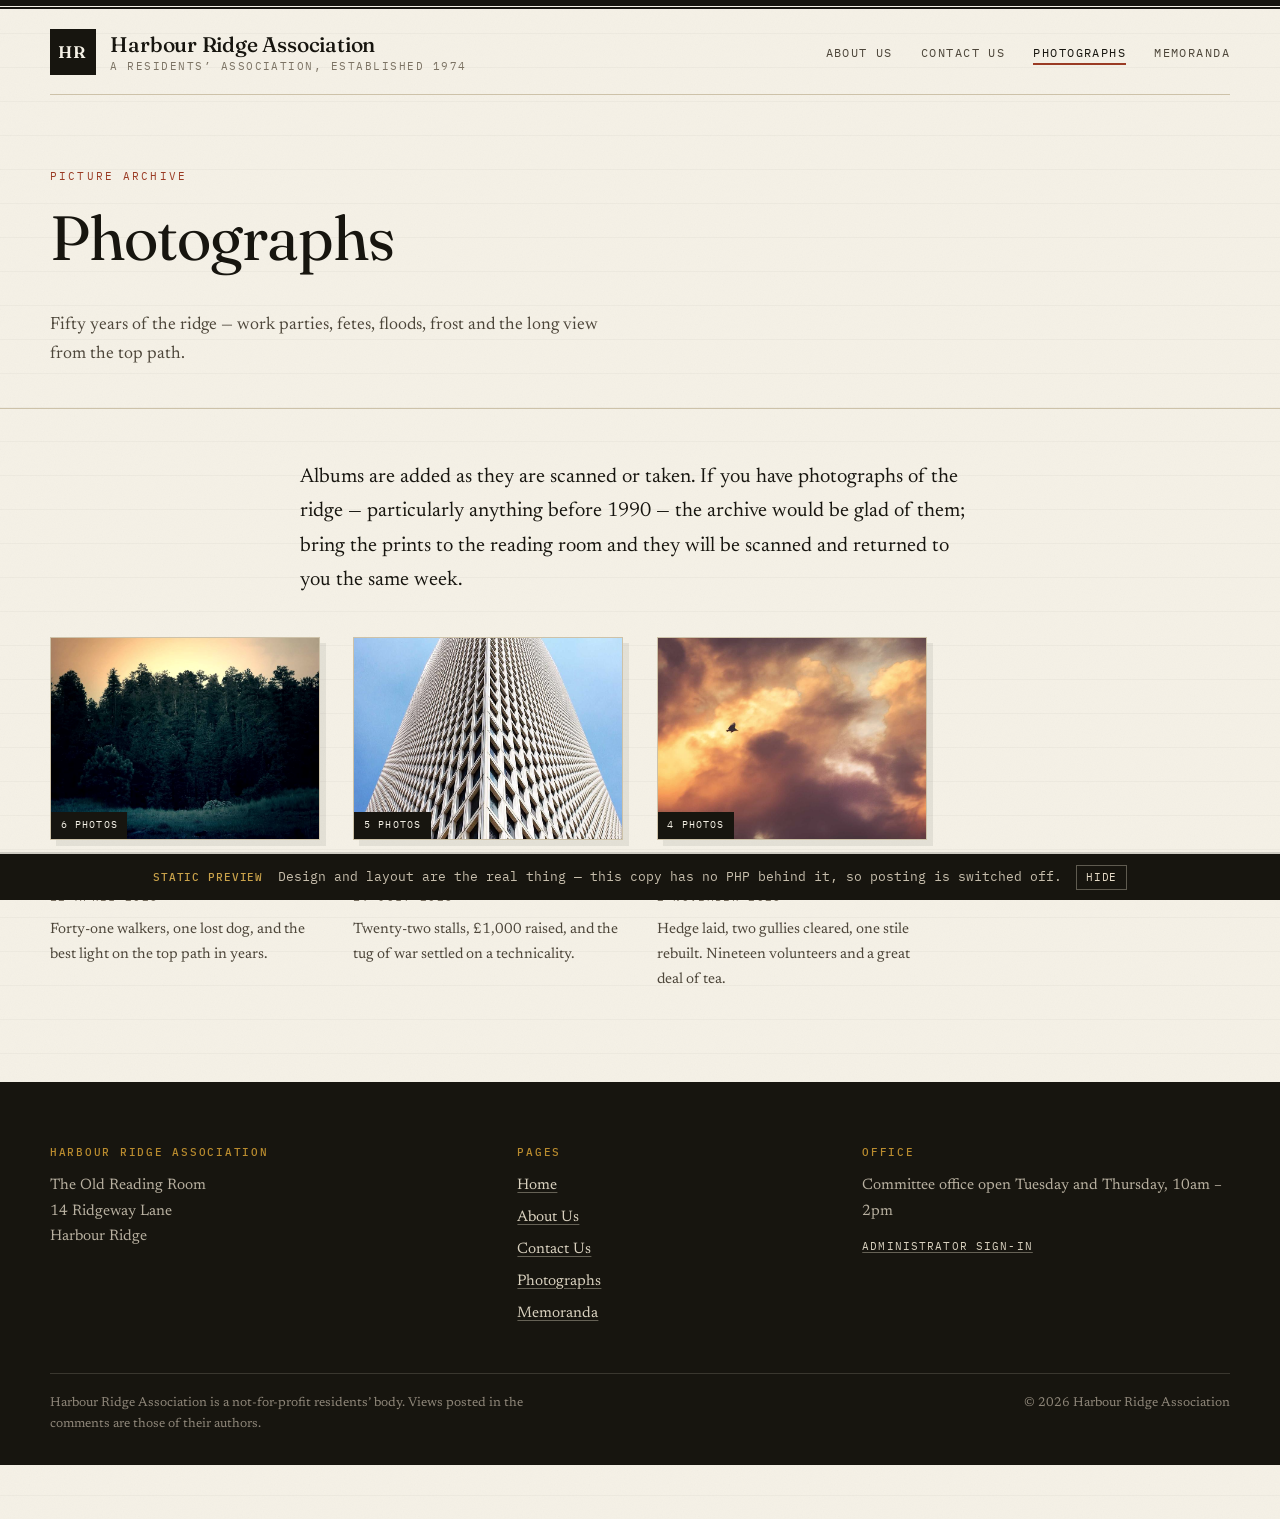
<file: docs/photos.html>
<!doctype html>
<html lang="en">
<head>
<meta charset="utf-8">
<meta name="viewport" content="width=device-width, initial-scale=1">
<title>Photographs — Harbour Ridge</title>
<meta name="description" content="Fifty years of the ridge — work parties, fetes, floods, frost and the long view from the top path.">
<link rel="preconnect" href="https://fonts.googleapis.com">
<link rel="preconnect" href="https://fonts.gstatic.com" crossorigin>
<link href="https://fonts.googleapis.com/css2?family=Fraunces:opsz,wght@9..144,300..800&family=Newsreader:ital,opsz,wght@0,6..72,300..600;1,6..72,300..500&family=IBM+Plex+Mono:wght@400;500&display=swap" rel="stylesheet">
<link rel="stylesheet" href="themes/civic/style.css">
<link rel="icon" href="data:image/svg+xml,<svg xmlns='http://www.w3.org/2000/svg' viewBox='0 0 32 32'><rect width='32' height='32' fill='%23151310'/><text x='16' y='23' font-size='20' font-family='Georgia,serif' fill='%23e8dfcd' text-anchor='middle'>H</text></svg>">
</head>
<body class="is-inner">

<a class="skip" href="photos.html#main">Skip to content</a>

<header class="masthead">
    <div class="masthead__rule" aria-hidden="true"></div>
    <div class="wrap masthead__inner">
        <a class="brand" href="index.html">
            <span class="brand__mark" aria-hidden="true">HR</span>
            <span class="brand__text">
                <strong>Harbour Ridge Association</strong>
                <em>A residents’ association, established 1974</em>
            </span>
        </a>

        <input type="checkbox" id="navtoggle" class="navtoggle" hidden>
        <label for="navtoggle" class="navburger" aria-label="Menu"><span></span></label>

        <nav class="nav" aria-label="Main">
            <ul>
                                    <li><a href="about.html" >About Us</a></li>
                                    <li><a href="contact.html" >Contact Us</a></li>
                                    <li><a href="photos.html" aria-current="page">Photographs</a></li>
                                    <li><a href="memoranda.html" >Memoranda</a></li>
                            </ul>
        </nav>
    </div>
</header>

<main id="main">
    <section class="pagehead">
    <div class="wrap">
        <p class="eyebrow">Picture archive</p>
        <h1>Photographs</h1>
                    <p class="pagehead__lede">Fifty years of the ridge — work parties, fetes, floods, frost and the long view from the top path.</p>
            </div>
</section>

    <div class="wrap prose prose--tight" data-reveal>
        <p>Albums are added as they are scanned or taken. If you have photographs of the ridge — particularly anything before 1990 — the archive would be glad of them; bring the prints to the reading room and they will be scanned and returned to you the same week.</p>    </div>

<div class="wrap" data-reveal>
        <div class="album-grid">
                    <a class="album-card" href="photos/ridge-walk.html">
                <div class="album-card__frame">
                                            <img src="content/gallery/ridge-walk/ridge-1.jpg" alt="The spring ridge walk" loading="lazy">
                                        <span class="album-card__count">6 photos</span>
                </div>
                <h3>The spring ridge walk</h3>
                <p class="stamp">12 April 2026</p>                <p class="album-card__note">Forty-one walkers, one lost dog, and the best light on the top path in years.</p>            </a>
                    <a class="album-card" href="photos/summer-fete.html">
                <div class="album-card__frame">
                                            <img src="content/gallery/summer-fete/fete-1.jpg" alt="Summer fete" loading="lazy">
                                        <span class="album-card__count">5 photos</span>
                </div>
                <h3>Summer fete</h3>
                <p class="stamp">19 July 2025</p>                <p class="album-card__note">Twenty-two stalls, £1,000 raised, and the tug of war settled on a technicality.</p>            </a>
                    <a class="album-card" href="photos/works-party.html">
                <div class="album-card__frame">
                                            <img src="content/gallery/works-party/work-1.jpg" alt="Autumn work party" loading="lazy">
                                        <span class="album-card__count">4 photos</span>
                </div>
                <h3>Autumn work party</h3>
                <p class="stamp">2 November 2025</p>                <p class="album-card__note">Hedge laid, two gullies cleared, one stile rebuilt. Nineteen volunteers and a great deal of tea.</p>            </a>
            </div>
    </div>
</main>

<footer class="foot">
    <div class="wrap foot__inner">
        <div class="foot__col">
            <h4>Harbour Ridge Association</h4>
            <p>The Old Reading Room<br />
14 Ridgeway Lane<br />
Harbour Ridge</p>
        </div>
        <div class="foot__col">
            <h4>Pages</h4>
            <ul>
                <li><a href="index.html">Home</a></li>
                                    <li><a href="about.html">About Us</a></li>
                                    <li><a href="contact.html">Contact Us</a></li>
                                    <li><a href="photos.html">Photographs</a></li>
                                    <li><a href="memoranda.html">Memoranda</a></li>
                            </ul>
        </div>
        <div class="foot__col">
            <h4>Office</h4>
            <p>Committee office open Tuesday and Thursday, 10am – 2pm</p>
            <p class="foot__admin"><a href="https://github.com/anirudhatalmale6-alt/modular-site-demo#the-admin">Administrator sign-in</a></p>
        </div>
    </div>
    <div class="wrap foot__base">
        <p>Harbour Ridge Association is a not-for-profit residents’ body. Views posted in the comments are those of their authors.</p>
        <p class="foot__year">© 2026 Harbour Ridge Association</p>
    </div>
</footer>

<script>
/* The only JavaScript on the public site: reveal-on-scroll for long pages,
   and closing the mobile menu after a tap. Everything works without it. */
(function () {
    var reveal = document.querySelectorAll('[data-reveal]');
    if ('IntersectionObserver' in window && reveal.length) {
        var io = new IntersectionObserver(function (entries) {
            entries.forEach(function (entry) {
                if (entry.isIntersecting) {
                    entry.target.classList.add('is-in');
                    io.unobserve(entry.target);
                }
            });
        }, { rootMargin: '0px 0px -8% 0px' });
        reveal.forEach(function (el) { io.observe(el); });
    } else {
        reveal.forEach(function (el) { el.classList.add('is-in'); });
    }

    var toggle = document.getElementById('navtoggle');
    document.querySelectorAll('.nav a').forEach(function (a) {
        a.addEventListener('click', function () { if (toggle) toggle.checked = false; });
    });
})();
</script>

<style>
.previewbar{position:fixed;left:0;right:0;bottom:0;z-index:60;background:#17150f;color:#e6dcc8;
 font:400 13px/1.5 'IBM Plex Mono',monospace;padding:.65rem 1rem;display:flex;gap:.9rem;
 align-items:center;justify-content:center;flex-wrap:wrap;box-shadow:0 -2px 0 rgba(0,0,0,.15)}
.previewbar b{color:#c9a24a;font-weight:500;letter-spacing:.08em;text-transform:uppercase;font-size:11px}
.previewbar span{opacity:.85}
.previewbar a{color:#e6dcc8}
.previewbar button{background:none;border:1px solid rgba(230,220,200,.35);color:#e6dcc8;
 font:inherit;font-size:11px;padding:.2rem .55rem;cursor:pointer;letter-spacing:.08em;text-transform:uppercase}
.previewbar button:hover{background:rgba(230,220,200,.12)}
body{padding-bottom:3.4rem}
.previewnote{position:fixed;left:50%;top:1.2rem;transform:translateX(-50%);z-index:70;max-width:min(92vw,540px);
 background:#fbf8f1;border:1px solid #17150f;box-shadow:8px 8px 0 rgba(23,21,15,.2);padding:1.1rem 1.3rem;
 font:400 15px/1.6 'Newsreader',Georgia,serif;color:#17150f}
.previewnote strong{display:block;font-family:'Fraunces',Georgia,serif;font-size:1.15rem;margin-bottom:.4rem}
.previewnote button{margin-top:.8rem;background:#17150f;color:#f3eee2;border:0;font:400 11px/1 'IBM Plex Mono',monospace;
 letter-spacing:.1em;text-transform:uppercase;padding:.55rem 1rem;cursor:pointer}
</style>
<div class="previewbar">
  <b>Static preview</b>
  <span>Design and layout are the real thing — this copy has no PHP behind it, so posting is switched off.</span>
  <button onclick="this.parentNode.remove();document.body.style.paddingBottom='0'">hide</button>
</div>
<script>
document.addEventListener('submit', function (ev) {
    ev.preventDefault();
    var n = document.createElement('div');
    n.className = 'previewnote';
    n.innerHTML = '<strong>This is the static preview</strong>' +
      'On the real build this comment goes straight into the moderation queue, ' +
      'and appears on the page the moment it is approved. The preview is a flat copy ' +
      'of the pages, so there is nothing running to receive it.' +
      '<button onclick="this.parentNode.remove()">Close</button>';
    document.body.appendChild(n);
    window.scrollTo({top: 0, behavior: 'smooth'});
}, true);
</script>

</body>
</html>
</file>
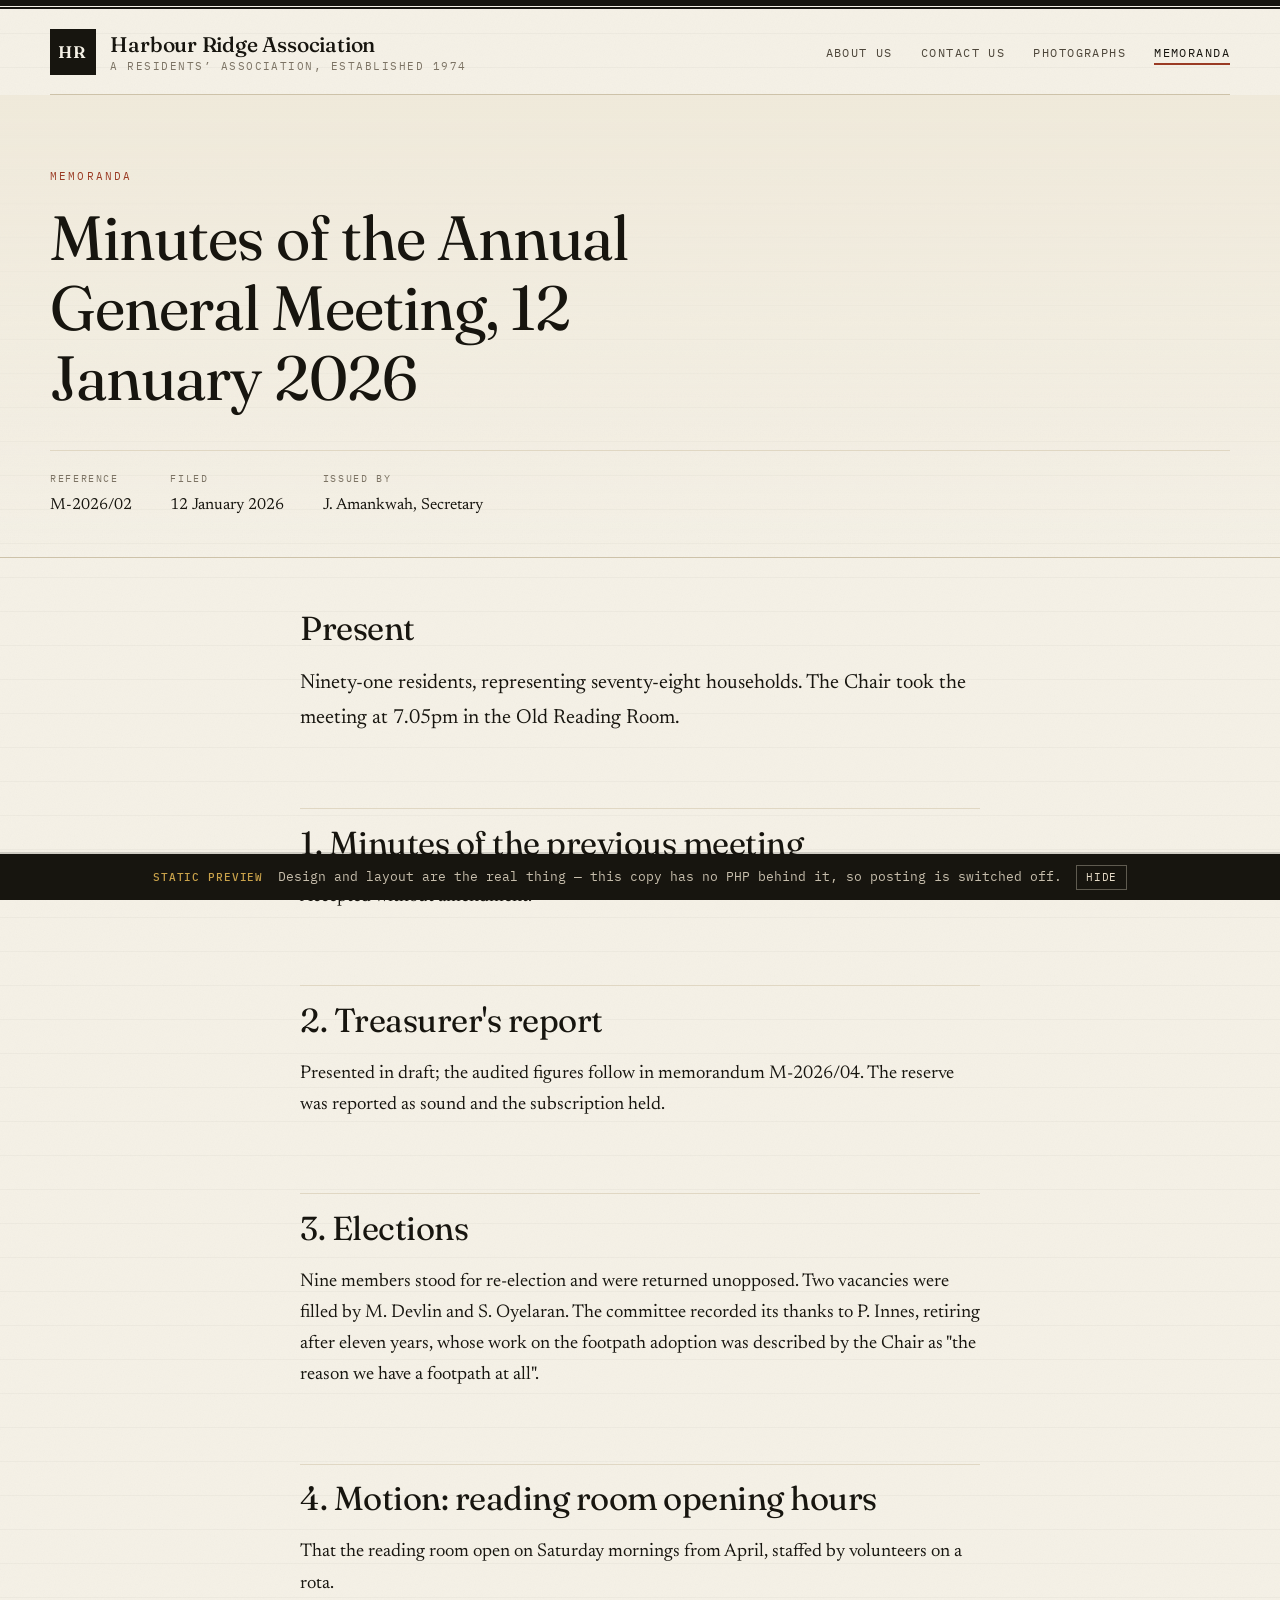
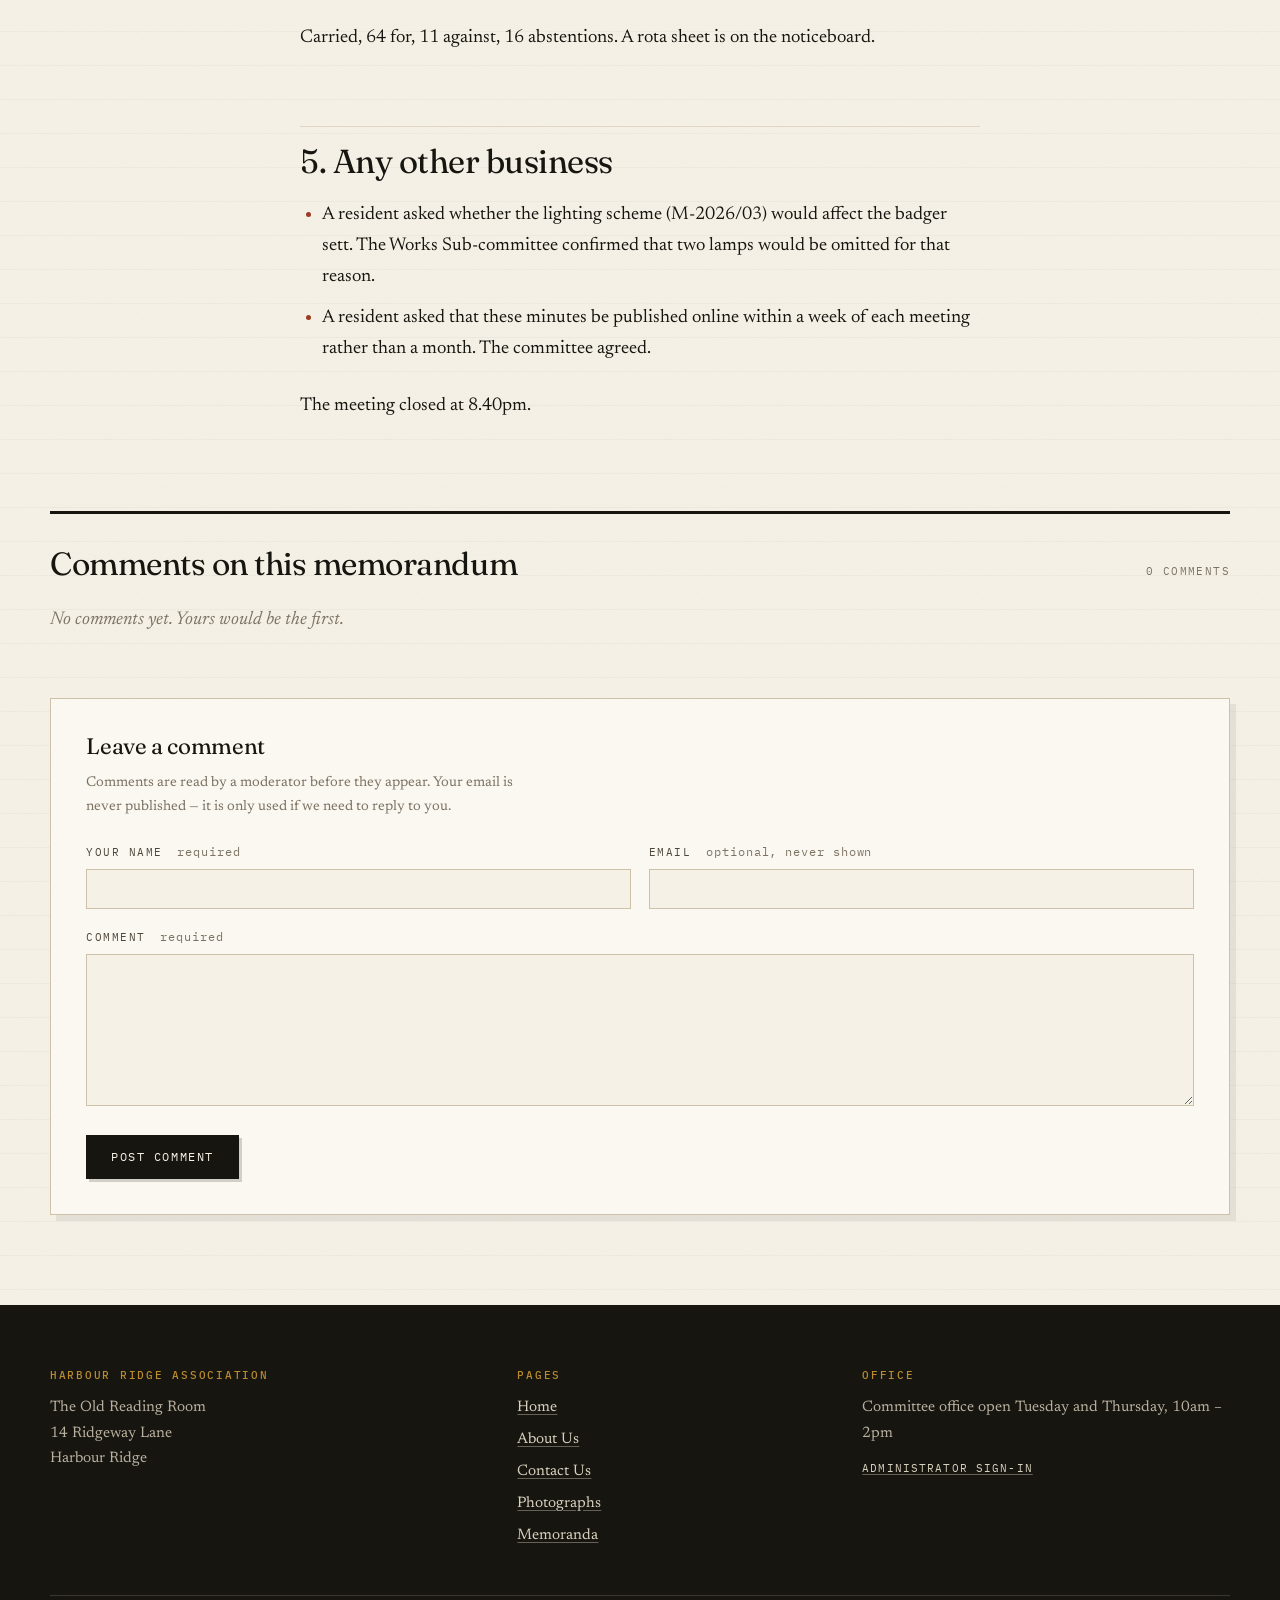
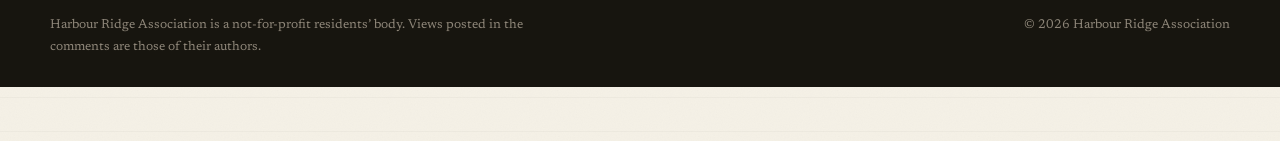
<file: docs/memoranda/agm-minutes-2026.html>
<!doctype html>
<html lang="en">
<head>
<meta charset="utf-8">
<meta name="viewport" content="width=device-width, initial-scale=1">
<title>Harbour Ridge Association — Harbour Ridge</title>
<meta name="description" content="News, memoranda, photographs and public comment for the Harbour Ridge community.">
<link rel="preconnect" href="https://fonts.googleapis.com">
<link rel="preconnect" href="https://fonts.gstatic.com" crossorigin>
<link href="https://fonts.googleapis.com/css2?family=Fraunces:opsz,wght@9..144,300..800&family=Newsreader:ital,opsz,wght@0,6..72,300..600;1,6..72,300..500&family=IBM+Plex+Mono:wght@400;500&display=swap" rel="stylesheet">
<link rel="stylesheet" href="../themes/civic/style.css">
<link rel="icon" href="data:image/svg+xml,<svg xmlns='http://www.w3.org/2000/svg' viewBox='0 0 32 32'><rect width='32' height='32' fill='%23151310'/><text x='16' y='23' font-size='20' font-family='Georgia,serif' fill='%23e8dfcd' text-anchor='middle'>H</text></svg>">
</head>
<body class="is-inner">

<a class="skip" href="agm-minutes-2026.html#main">Skip to content</a>

<header class="masthead">
    <div class="masthead__rule" aria-hidden="true"></div>
    <div class="wrap masthead__inner">
        <a class="brand" href="../index.html">
            <span class="brand__mark" aria-hidden="true">HR</span>
            <span class="brand__text">
                <strong>Harbour Ridge Association</strong>
                <em>A residents’ association, established 1974</em>
            </span>
        </a>

        <input type="checkbox" id="navtoggle" class="navtoggle" hidden>
        <label for="navtoggle" class="navburger" aria-label="Menu"><span></span></label>

        <nav class="nav" aria-label="Main">
            <ul>
                                    <li><a href="../about.html" >About Us</a></li>
                                    <li><a href="../contact.html" >Contact Us</a></li>
                                    <li><a href="../photos.html" >Photographs</a></li>
                                    <li><a href="../memoranda.html" aria-current="page">Memoranda</a></li>
                            </ul>
        </nav>
    </div>
</header>

<main id="main">
    <section class="pagehead pagehead--doc">
    <div class="wrap">
        <p class="eyebrow"><a href="../memoranda.html">Memoranda</a></p>
        <h1>Minutes of the Annual General Meeting, 12 January 2026</h1>
        <dl class="docmeta">
                            <div><dt>Reference</dt><dd>M-2026/02</dd></div>
                                        <div><dt>Filed</dt><dd>12 January 2026</dd></div>
                                        <div><dt>Issued by</dt><dd>J. Amankwah, Secretary</dd></div>
                    </dl>
    </div>
</section>

<article class="wrap prose" data-reveal>
    <h2>Present</h2>
<p>Ninety-one residents, representing seventy-eight households. The Chair took the meeting at 7.05pm in the Old Reading Room.</p>
<h2>1. Minutes of the previous meeting</h2>
<p>Accepted without amendment.</p>
<h2>2. Treasurer&#039;s report</h2>
<p>Presented in draft; the audited figures follow in memorandum M-2026/04. The reserve was reported as sound and the subscription held.</p>
<h2>3. Elections</h2>
<p>Nine members stood for re-election and were returned unopposed. Two vacancies were filled by M. Devlin and S. Oyelaran. The committee recorded its thanks to P. Innes, retiring after eleven years, whose work on the footpath adoption was described by the Chair as &quot;the reason we have a footpath at all&quot;.</p>
<h2>4. Motion: reading room opening hours</h2>
<p>That the reading room open on Saturday mornings from April, staffed by volunteers on a rota.</p>
<p>Carried, 64 for, 11 against, 16 abstentions. A rota sheet is on the noticeboard.</p>
<h2>5. Any other business</h2>
<ul><li>A resident asked whether the lighting scheme (M-2026/03) would affect the badger sett. The Works Sub-committee confirmed that two lamps would be omitted for that reason.</li><li>A resident asked that these minutes be published online within a week of each meeting rather than a month. The committee agreed.</li></ul>
<p>The meeting closed at 8.40pm.</p>
    </article>

<div class="wrap" data-reveal>
        <section class="comments" id="comments">
        <header class="comments__head">
            <h2>Comments on this memorandum</h2>
            <span class="tally">0 comments</span>
        </header>

        
                    <p class="comments__empty">No comments yet. Yours would be the first.</p>
        
                    <form class="comment-form" method="post" action="../index.html">
                <h3>Leave a comment</h3>
                <p class="comment-form__note">
                    Comments are read by a moderator before they appear. Your email is
                    never published — it is only used if we need to reply to you.
                </p>

                <input type="hidden" name="form" value="comment">
                <input type="hidden" name="thread" value="memo:agm-minutes-2026">
                <input type="hidden" name="return" value="/memoranda/agm-minutes-2026">
                    <input type="hidden" name="csrf" value="ac0c06a77bd5ee72790502c1f52a5065">
    <input type="hidden" name="started_at" value="1788312220">
    <div class="hp" aria-hidden="true">
        <label>Leave this field empty
            <input type="text" name="website" tabindex="-1" autocomplete="off">
        </label>
    </div>
                <div class="field-row">
                    <label class="field">
                        <span>Your name <em>required</em></span>
                        <input type="text" name="author" maxlength="80" required value="">
                    </label>
                    <label class="field">
                        <span>Email <em>optional, never shown</em></span>
                        <input type="email" name="email" maxlength="120" value="">
                    </label>
                </div>

                <label class="field">
                    <span>Comment <em>required</em></span>
                    <textarea name="body" rows="5" maxlength="4000" required></textarea>
                </label>

                <button type="submit" class="btn">Post comment</button>
            </form>
            </section>
    </div>
</main>

<footer class="foot">
    <div class="wrap foot__inner">
        <div class="foot__col">
            <h4>Harbour Ridge Association</h4>
            <p>The Old Reading Room<br />
14 Ridgeway Lane<br />
Harbour Ridge</p>
        </div>
        <div class="foot__col">
            <h4>Pages</h4>
            <ul>
                <li><a href="../index.html">Home</a></li>
                                    <li><a href="../about.html">About Us</a></li>
                                    <li><a href="../contact.html">Contact Us</a></li>
                                    <li><a href="../photos.html">Photographs</a></li>
                                    <li><a href="../memoranda.html">Memoranda</a></li>
                            </ul>
        </div>
        <div class="foot__col">
            <h4>Office</h4>
            <p>Committee office open Tuesday and Thursday, 10am – 2pm</p>
            <p class="foot__admin"><a href="https://github.com/anirudhatalmale6-alt/modular-site-demo#the-admin">Administrator sign-in</a></p>
        </div>
    </div>
    <div class="wrap foot__base">
        <p>Harbour Ridge Association is a not-for-profit residents’ body. Views posted in the comments are those of their authors.</p>
        <p class="foot__year">© 2026 Harbour Ridge Association</p>
    </div>
</footer>

<script>
/* The only JavaScript on the public site: reveal-on-scroll for long pages,
   and closing the mobile menu after a tap. Everything works without it. */
(function () {
    var reveal = document.querySelectorAll('[data-reveal]');
    if ('IntersectionObserver' in window && reveal.length) {
        var io = new IntersectionObserver(function (entries) {
            entries.forEach(function (entry) {
                if (entry.isIntersecting) {
                    entry.target.classList.add('is-in');
                    io.unobserve(entry.target);
                }
            });
        }, { rootMargin: '0px 0px -8% 0px' });
        reveal.forEach(function (el) { io.observe(el); });
    } else {
        reveal.forEach(function (el) { el.classList.add('is-in'); });
    }

    var toggle = document.getElementById('navtoggle');
    document.querySelectorAll('.nav a').forEach(function (a) {
        a.addEventListener('click', function () { if (toggle) toggle.checked = false; });
    });
})();
</script>

<style>
.previewbar{position:fixed;left:0;right:0;bottom:0;z-index:60;background:#17150f;color:#e6dcc8;
 font:400 13px/1.5 'IBM Plex Mono',monospace;padding:.65rem 1rem;display:flex;gap:.9rem;
 align-items:center;justify-content:center;flex-wrap:wrap;box-shadow:0 -2px 0 rgba(0,0,0,.15)}
.previewbar b{color:#c9a24a;font-weight:500;letter-spacing:.08em;text-transform:uppercase;font-size:11px}
.previewbar span{opacity:.85}
.previewbar a{color:#e6dcc8}
.previewbar button{background:none;border:1px solid rgba(230,220,200,.35);color:#e6dcc8;
 font:inherit;font-size:11px;padding:.2rem .55rem;cursor:pointer;letter-spacing:.08em;text-transform:uppercase}
.previewbar button:hover{background:rgba(230,220,200,.12)}
body{padding-bottom:3.4rem}
.previewnote{position:fixed;left:50%;top:1.2rem;transform:translateX(-50%);z-index:70;max-width:min(92vw,540px);
 background:#fbf8f1;border:1px solid #17150f;box-shadow:8px 8px 0 rgba(23,21,15,.2);padding:1.1rem 1.3rem;
 font:400 15px/1.6 'Newsreader',Georgia,serif;color:#17150f}
.previewnote strong{display:block;font-family:'Fraunces',Georgia,serif;font-size:1.15rem;margin-bottom:.4rem}
.previewnote button{margin-top:.8rem;background:#17150f;color:#f3eee2;border:0;font:400 11px/1 'IBM Plex Mono',monospace;
 letter-spacing:.1em;text-transform:uppercase;padding:.55rem 1rem;cursor:pointer}
</style>
<div class="previewbar">
  <b>Static preview</b>
  <span>Design and layout are the real thing — this copy has no PHP behind it, so posting is switched off.</span>
  <button onclick="this.parentNode.remove();document.body.style.paddingBottom='0'">hide</button>
</div>
<script>
document.addEventListener('submit', function (ev) {
    ev.preventDefault();
    var n = document.createElement('div');
    n.className = 'previewnote';
    n.innerHTML = '<strong>This is the static preview</strong>' +
      'On the real build this comment goes straight into the moderation queue, ' +
      'and appears on the page the moment it is approved. The preview is a flat copy ' +
      'of the pages, so there is nothing running to receive it.' +
      '<button onclick="this.parentNode.remove()">Close</button>';
    document.body.appendChild(n);
    window.scrollTo({top: 0, behavior: 'smooth'});
}, true);
</script>

</body>
</html>
</file>
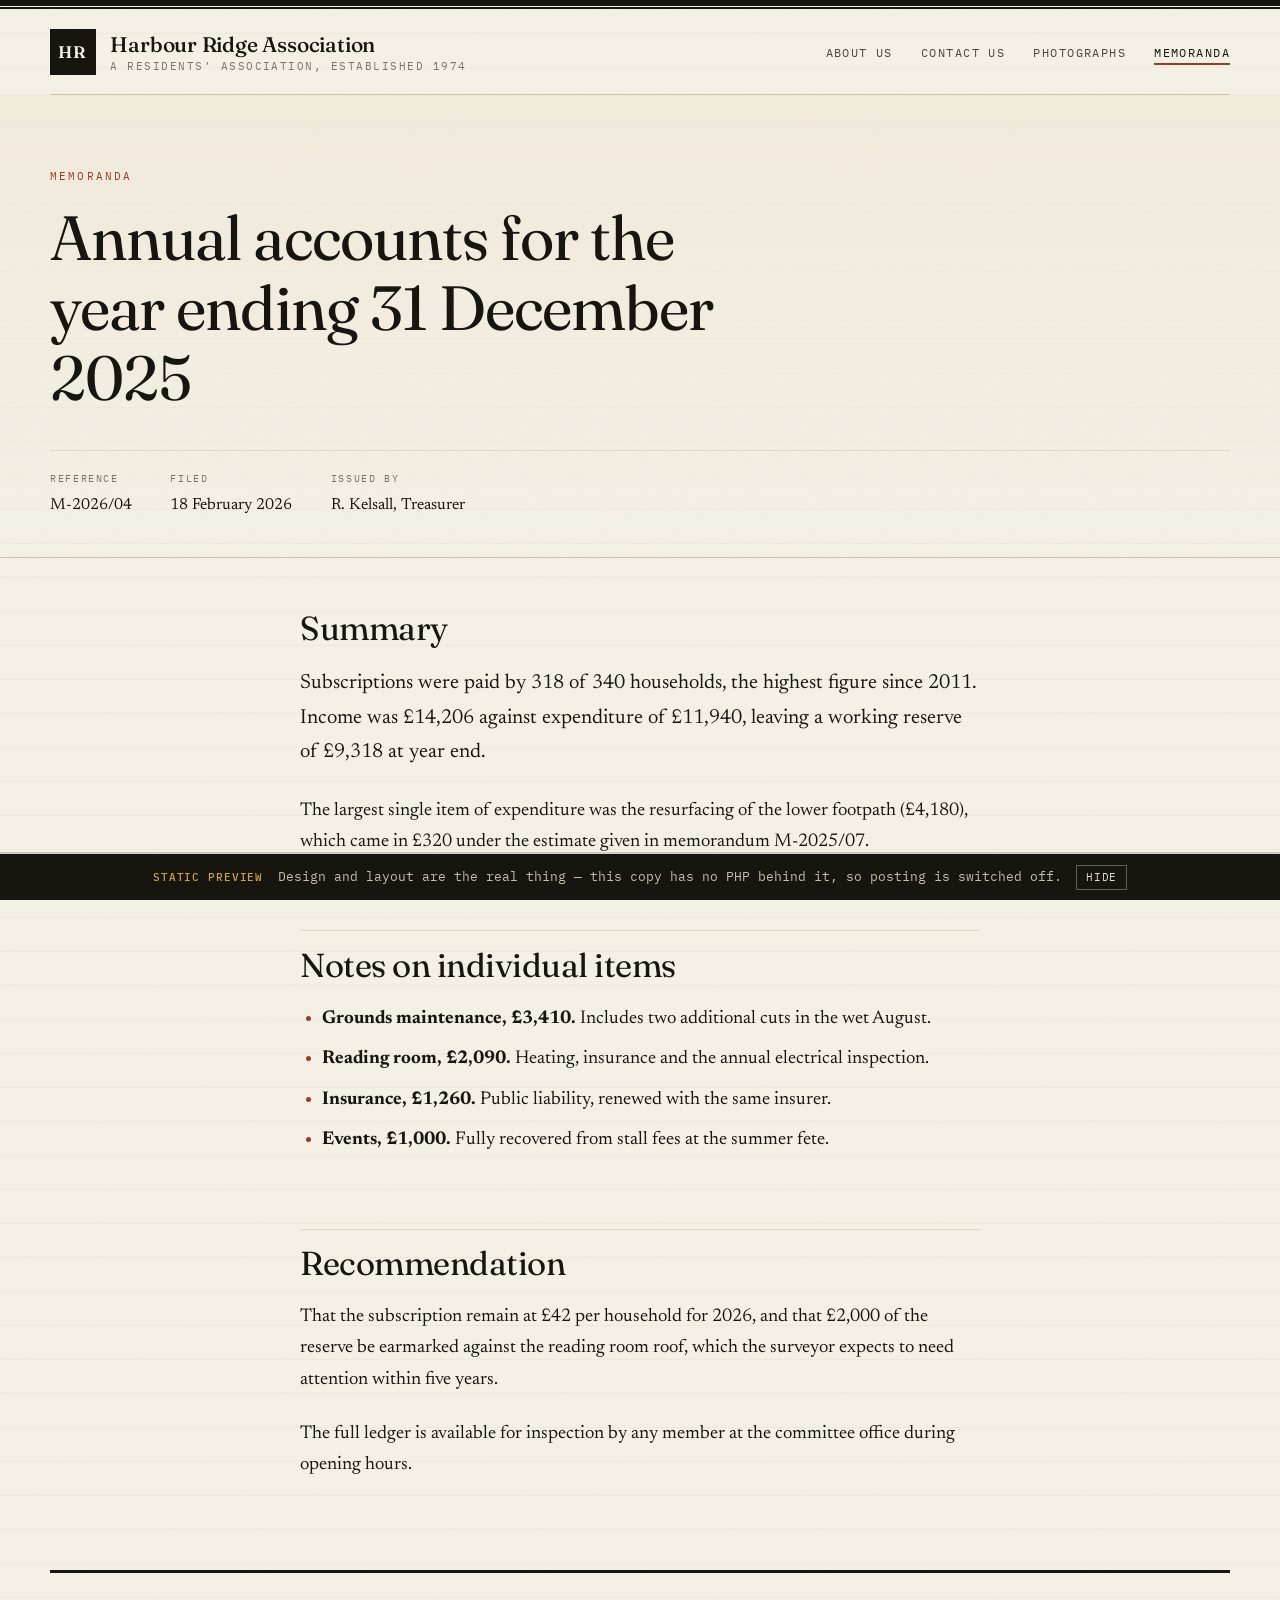
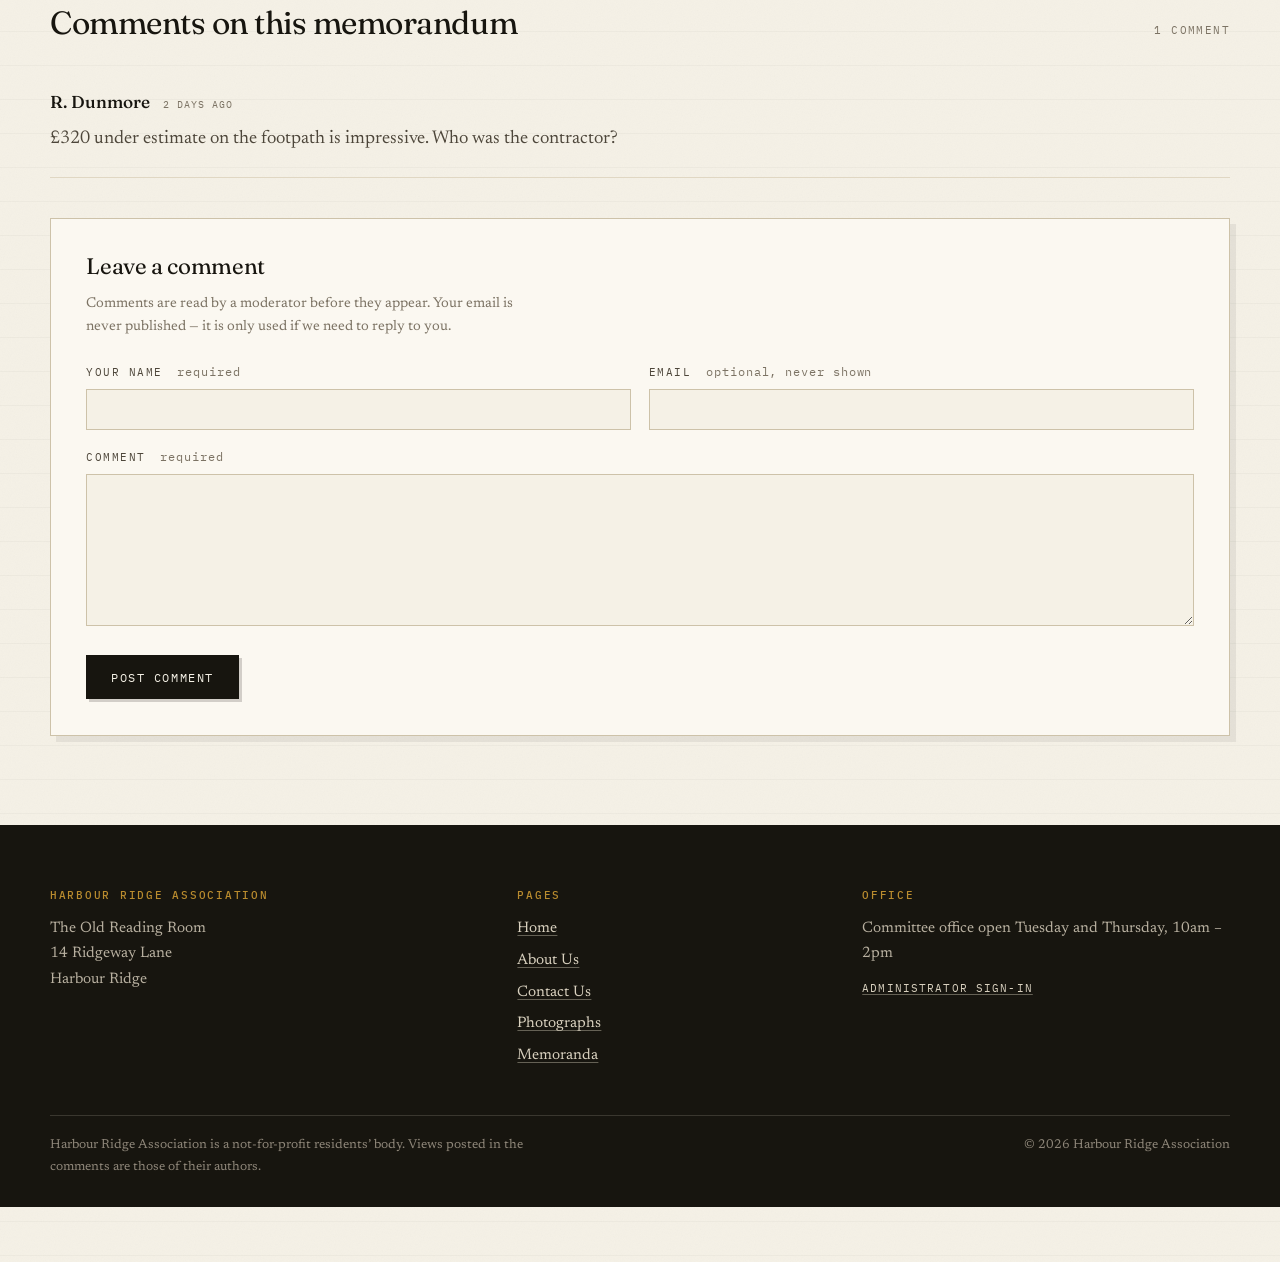
<file: docs/memoranda/annual-accounts-2025.html>
<!doctype html>
<html lang="en">
<head>
<meta charset="utf-8">
<meta name="viewport" content="width=device-width, initial-scale=1">
<title>Harbour Ridge Association — Harbour Ridge</title>
<meta name="description" content="News, memoranda, photographs and public comment for the Harbour Ridge community.">
<link rel="preconnect" href="https://fonts.googleapis.com">
<link rel="preconnect" href="https://fonts.gstatic.com" crossorigin>
<link href="https://fonts.googleapis.com/css2?family=Fraunces:opsz,wght@9..144,300..800&family=Newsreader:ital,opsz,wght@0,6..72,300..600;1,6..72,300..500&family=IBM+Plex+Mono:wght@400;500&display=swap" rel="stylesheet">
<link rel="stylesheet" href="../themes/civic/style.css">
<link rel="icon" href="data:image/svg+xml,<svg xmlns='http://www.w3.org/2000/svg' viewBox='0 0 32 32'><rect width='32' height='32' fill='%23151310'/><text x='16' y='23' font-size='20' font-family='Georgia,serif' fill='%23e8dfcd' text-anchor='middle'>H</text></svg>">
</head>
<body class="is-inner">

<a class="skip" href="annual-accounts-2025.html#main">Skip to content</a>

<header class="masthead">
    <div class="masthead__rule" aria-hidden="true"></div>
    <div class="wrap masthead__inner">
        <a class="brand" href="../index.html">
            <span class="brand__mark" aria-hidden="true">HR</span>
            <span class="brand__text">
                <strong>Harbour Ridge Association</strong>
                <em>A residents’ association, established 1974</em>
            </span>
        </a>

        <input type="checkbox" id="navtoggle" class="navtoggle" hidden>
        <label for="navtoggle" class="navburger" aria-label="Menu"><span></span></label>

        <nav class="nav" aria-label="Main">
            <ul>
                                    <li><a href="../about.html" >About Us</a></li>
                                    <li><a href="../contact.html" >Contact Us</a></li>
                                    <li><a href="../photos.html" >Photographs</a></li>
                                    <li><a href="../memoranda.html" aria-current="page">Memoranda</a></li>
                            </ul>
        </nav>
    </div>
</header>

<main id="main">
    <section class="pagehead pagehead--doc">
    <div class="wrap">
        <p class="eyebrow"><a href="../memoranda.html">Memoranda</a></p>
        <h1>Annual accounts for the year ending 31 December 2025</h1>
        <dl class="docmeta">
                            <div><dt>Reference</dt><dd>M-2026/04</dd></div>
                                        <div><dt>Filed</dt><dd>18 February 2026</dd></div>
                                        <div><dt>Issued by</dt><dd>R. Kelsall, Treasurer</dd></div>
                    </dl>
    </div>
</section>

<article class="wrap prose" data-reveal>
    <h2>Summary</h2>
<p>Subscriptions were paid by 318 of 340 households, the highest figure since 2011. Income was £14,206 against expenditure of £11,940, leaving a working reserve of £9,318 at year end.</p>
<p>The largest single item of expenditure was the resurfacing of the lower footpath (£4,180), which came in £320 under the estimate given in memorandum M-2025/07.</p>
<h2>Notes on individual items</h2>
<ul><li><strong>Grounds maintenance, £3,410.</strong> Includes two additional cuts in the wet August.</li><li><strong>Reading room, £2,090.</strong> Heating, insurance and the annual electrical inspection.</li><li><strong>Insurance, £1,260.</strong> Public liability, renewed with the same insurer.</li><li><strong>Events, £1,000.</strong> Fully recovered from stall fees at the summer fete.</li></ul>
<h2>Recommendation</h2>
<p>That the subscription remain at £42 per household for 2026, and that £2,000 of the reserve be earmarked against the reading room roof, which the surveyor expects to need attention within five years.</p>
<p>The full ledger is available for inspection by any member at the committee office during opening hours.</p>
    </article>

<div class="wrap" data-reveal>
        <section class="comments" id="comments">
        <header class="comments__head">
            <h2>Comments on this memorandum</h2>
            <span class="tally">1 comment</span>
        </header>

        
                    <ol class="comments__list">
                                    <li class="comment">
                        <div class="comment__meta">
                            <span class="comment__author">R. Dunmore</span>
                            <time datetime="2026-08-31 01:20:12">2 days ago</time>
                        </div>
                        <div class="comment__body">£320 under estimate on the footpath is impressive. Who was the contractor?</div>
                                            </li>
                            </ol>
        
                    <form class="comment-form" method="post" action="../index.html">
                <h3>Leave a comment</h3>
                <p class="comment-form__note">
                    Comments are read by a moderator before they appear. Your email is
                    never published — it is only used if we need to reply to you.
                </p>

                <input type="hidden" name="form" value="comment">
                <input type="hidden" name="thread" value="memo:annual-accounts-2025">
                <input type="hidden" name="return" value="/memoranda/annual-accounts-2025">
                    <input type="hidden" name="csrf" value="ac0c06a77bd5ee72790502c1f52a5065">
    <input type="hidden" name="started_at" value="1788312220">
    <div class="hp" aria-hidden="true">
        <label>Leave this field empty
            <input type="text" name="website" tabindex="-1" autocomplete="off">
        </label>
    </div>
                <div class="field-row">
                    <label class="field">
                        <span>Your name <em>required</em></span>
                        <input type="text" name="author" maxlength="80" required value="">
                    </label>
                    <label class="field">
                        <span>Email <em>optional, never shown</em></span>
                        <input type="email" name="email" maxlength="120" value="">
                    </label>
                </div>

                <label class="field">
                    <span>Comment <em>required</em></span>
                    <textarea name="body" rows="5" maxlength="4000" required></textarea>
                </label>

                <button type="submit" class="btn">Post comment</button>
            </form>
            </section>
    </div>
</main>

<footer class="foot">
    <div class="wrap foot__inner">
        <div class="foot__col">
            <h4>Harbour Ridge Association</h4>
            <p>The Old Reading Room<br />
14 Ridgeway Lane<br />
Harbour Ridge</p>
        </div>
        <div class="foot__col">
            <h4>Pages</h4>
            <ul>
                <li><a href="../index.html">Home</a></li>
                                    <li><a href="../about.html">About Us</a></li>
                                    <li><a href="../contact.html">Contact Us</a></li>
                                    <li><a href="../photos.html">Photographs</a></li>
                                    <li><a href="../memoranda.html">Memoranda</a></li>
                            </ul>
        </div>
        <div class="foot__col">
            <h4>Office</h4>
            <p>Committee office open Tuesday and Thursday, 10am – 2pm</p>
            <p class="foot__admin"><a href="https://github.com/anirudhatalmale6-alt/modular-site-demo#the-admin">Administrator sign-in</a></p>
        </div>
    </div>
    <div class="wrap foot__base">
        <p>Harbour Ridge Association is a not-for-profit residents’ body. Views posted in the comments are those of their authors.</p>
        <p class="foot__year">© 2026 Harbour Ridge Association</p>
    </div>
</footer>

<script>
/* The only JavaScript on the public site: reveal-on-scroll for long pages,
   and closing the mobile menu after a tap. Everything works without it. */
(function () {
    var reveal = document.querySelectorAll('[data-reveal]');
    if ('IntersectionObserver' in window && reveal.length) {
        var io = new IntersectionObserver(function (entries) {
            entries.forEach(function (entry) {
                if (entry.isIntersecting) {
                    entry.target.classList.add('is-in');
                    io.unobserve(entry.target);
                }
            });
        }, { rootMargin: '0px 0px -8% 0px' });
        reveal.forEach(function (el) { io.observe(el); });
    } else {
        reveal.forEach(function (el) { el.classList.add('is-in'); });
    }

    var toggle = document.getElementById('navtoggle');
    document.querySelectorAll('.nav a').forEach(function (a) {
        a.addEventListener('click', function () { if (toggle) toggle.checked = false; });
    });
})();
</script>

<style>
.previewbar{position:fixed;left:0;right:0;bottom:0;z-index:60;background:#17150f;color:#e6dcc8;
 font:400 13px/1.5 'IBM Plex Mono',monospace;padding:.65rem 1rem;display:flex;gap:.9rem;
 align-items:center;justify-content:center;flex-wrap:wrap;box-shadow:0 -2px 0 rgba(0,0,0,.15)}
.previewbar b{color:#c9a24a;font-weight:500;letter-spacing:.08em;text-transform:uppercase;font-size:11px}
.previewbar span{opacity:.85}
.previewbar a{color:#e6dcc8}
.previewbar button{background:none;border:1px solid rgba(230,220,200,.35);color:#e6dcc8;
 font:inherit;font-size:11px;padding:.2rem .55rem;cursor:pointer;letter-spacing:.08em;text-transform:uppercase}
.previewbar button:hover{background:rgba(230,220,200,.12)}
body{padding-bottom:3.4rem}
.previewnote{position:fixed;left:50%;top:1.2rem;transform:translateX(-50%);z-index:70;max-width:min(92vw,540px);
 background:#fbf8f1;border:1px solid #17150f;box-shadow:8px 8px 0 rgba(23,21,15,.2);padding:1.1rem 1.3rem;
 font:400 15px/1.6 'Newsreader',Georgia,serif;color:#17150f}
.previewnote strong{display:block;font-family:'Fraunces',Georgia,serif;font-size:1.15rem;margin-bottom:.4rem}
.previewnote button{margin-top:.8rem;background:#17150f;color:#f3eee2;border:0;font:400 11px/1 'IBM Plex Mono',monospace;
 letter-spacing:.1em;text-transform:uppercase;padding:.55rem 1rem;cursor:pointer}
</style>
<div class="previewbar">
  <b>Static preview</b>
  <span>Design and layout are the real thing — this copy has no PHP behind it, so posting is switched off.</span>
  <button onclick="this.parentNode.remove();document.body.style.paddingBottom='0'">hide</button>
</div>
<script>
document.addEventListener('submit', function (ev) {
    ev.preventDefault();
    var n = document.createElement('div');
    n.className = 'previewnote';
    n.innerHTML = '<strong>This is the static preview</strong>' +
      'On the real build this comment goes straight into the moderation queue, ' +
      'and appears on the page the moment it is approved. The preview is a flat copy ' +
      'of the pages, so there is nothing running to receive it.' +
      '<button onclick="this.parentNode.remove()">Close</button>';
    document.body.appendChild(n);
    window.scrollTo({top: 0, behavior: 'smooth'});
}, true);
</script>

</body>
</html>
</file>
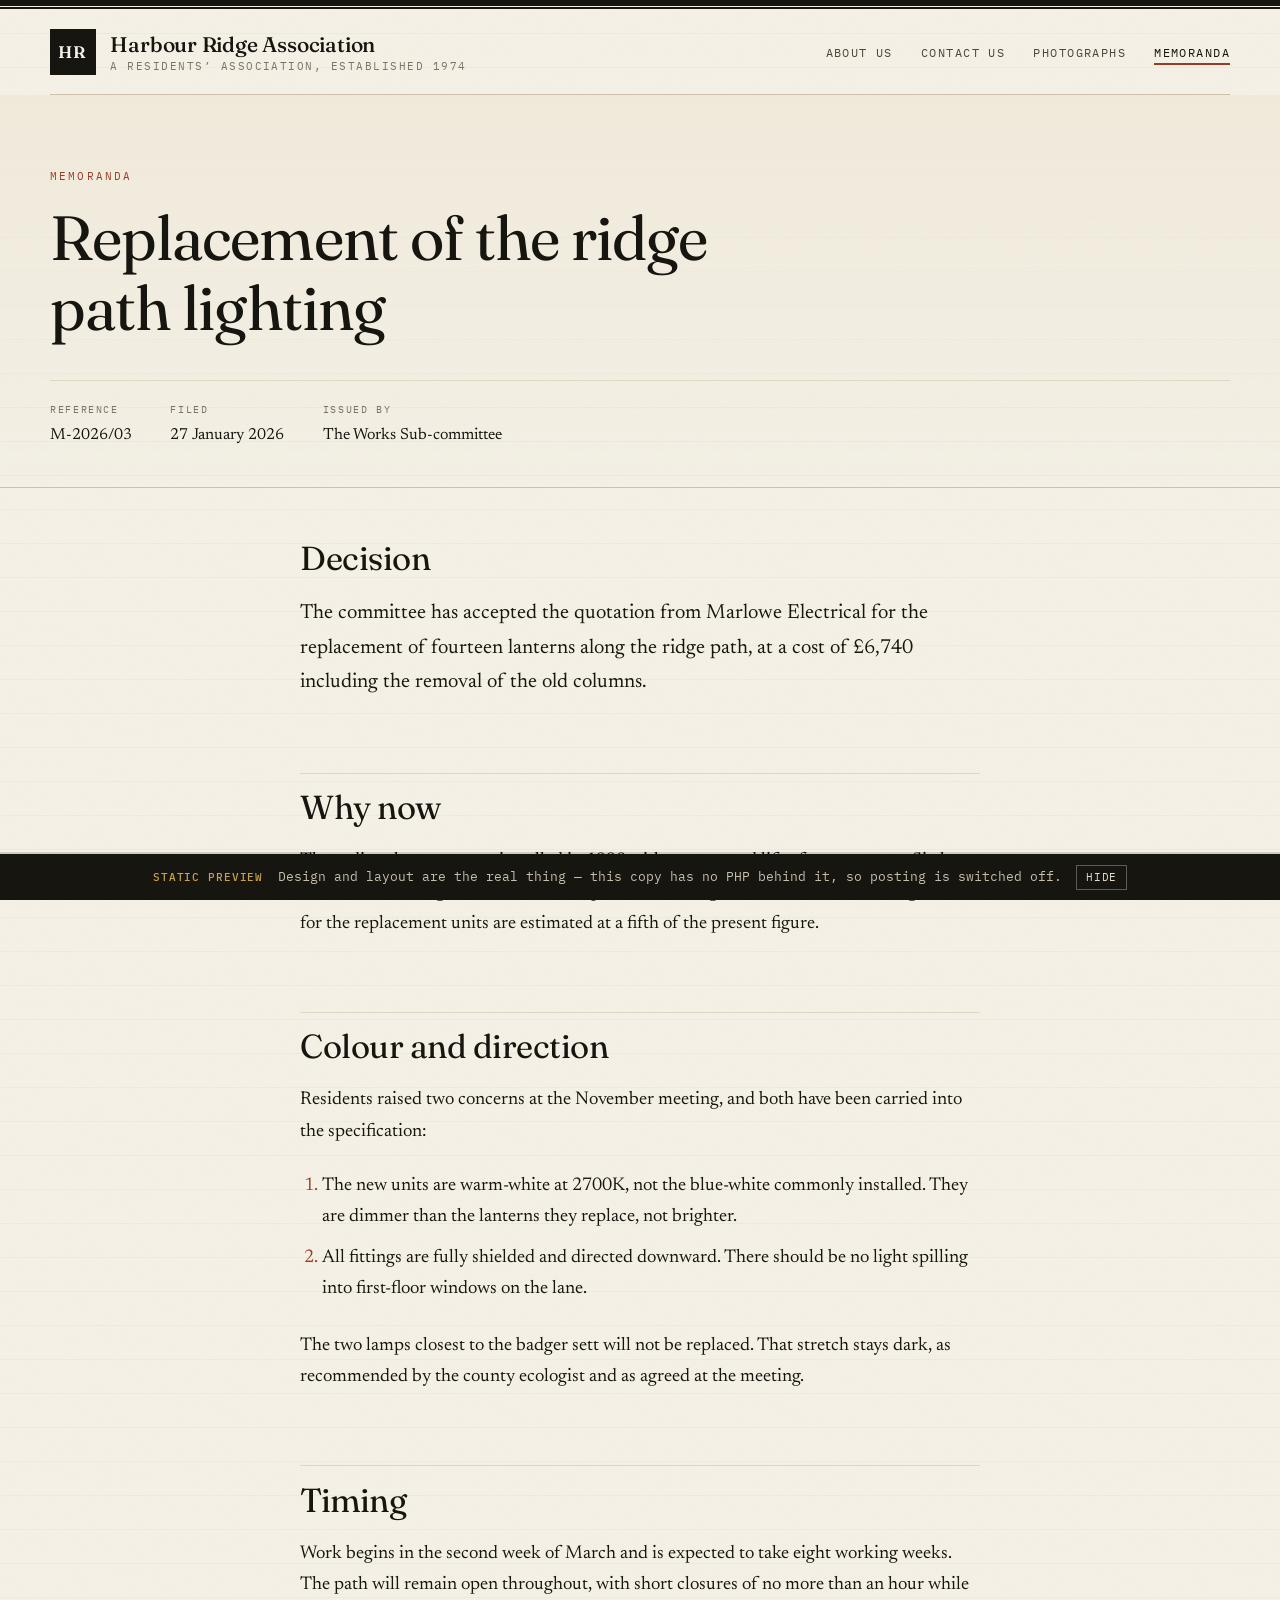
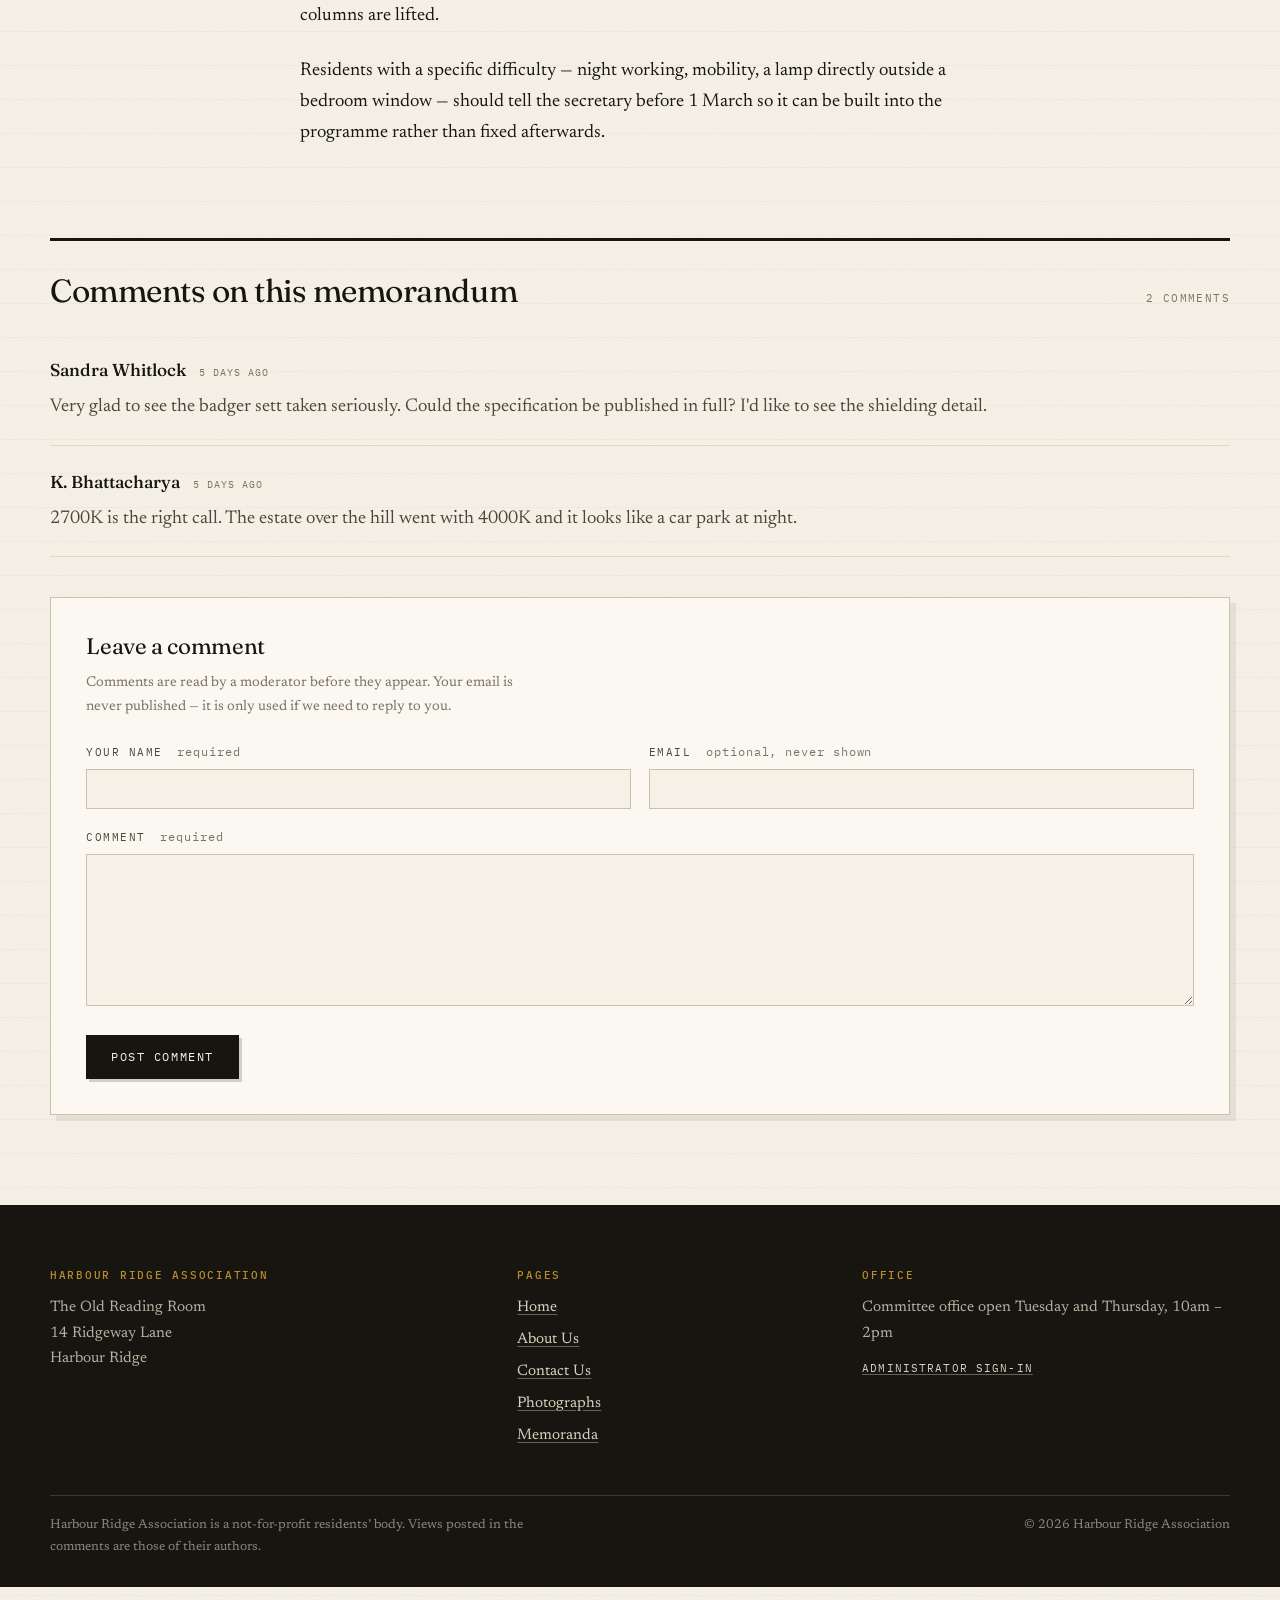
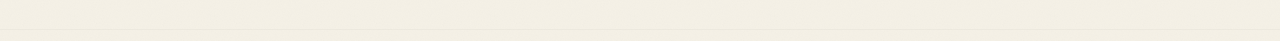
<file: docs/memoranda/lighting-replacement.html>
<!doctype html>
<html lang="en">
<head>
<meta charset="utf-8">
<meta name="viewport" content="width=device-width, initial-scale=1">
<title>Harbour Ridge Association — Harbour Ridge</title>
<meta name="description" content="News, memoranda, photographs and public comment for the Harbour Ridge community.">
<link rel="preconnect" href="https://fonts.googleapis.com">
<link rel="preconnect" href="https://fonts.gstatic.com" crossorigin>
<link href="https://fonts.googleapis.com/css2?family=Fraunces:opsz,wght@9..144,300..800&family=Newsreader:ital,opsz,wght@0,6..72,300..600;1,6..72,300..500&family=IBM+Plex+Mono:wght@400;500&display=swap" rel="stylesheet">
<link rel="stylesheet" href="../themes/civic/style.css">
<link rel="icon" href="data:image/svg+xml,<svg xmlns='http://www.w3.org/2000/svg' viewBox='0 0 32 32'><rect width='32' height='32' fill='%23151310'/><text x='16' y='23' font-size='20' font-family='Georgia,serif' fill='%23e8dfcd' text-anchor='middle'>H</text></svg>">
</head>
<body class="is-inner">

<a class="skip" href="lighting-replacement.html#main">Skip to content</a>

<header class="masthead">
    <div class="masthead__rule" aria-hidden="true"></div>
    <div class="wrap masthead__inner">
        <a class="brand" href="../index.html">
            <span class="brand__mark" aria-hidden="true">HR</span>
            <span class="brand__text">
                <strong>Harbour Ridge Association</strong>
                <em>A residents’ association, established 1974</em>
            </span>
        </a>

        <input type="checkbox" id="navtoggle" class="navtoggle" hidden>
        <label for="navtoggle" class="navburger" aria-label="Menu"><span></span></label>

        <nav class="nav" aria-label="Main">
            <ul>
                                    <li><a href="../about.html" >About Us</a></li>
                                    <li><a href="../contact.html" >Contact Us</a></li>
                                    <li><a href="../photos.html" >Photographs</a></li>
                                    <li><a href="../memoranda.html" aria-current="page">Memoranda</a></li>
                            </ul>
        </nav>
    </div>
</header>

<main id="main">
    <section class="pagehead pagehead--doc">
    <div class="wrap">
        <p class="eyebrow"><a href="../memoranda.html">Memoranda</a></p>
        <h1>Replacement of the ridge path lighting</h1>
        <dl class="docmeta">
                            <div><dt>Reference</dt><dd>M-2026/03</dd></div>
                                        <div><dt>Filed</dt><dd>27 January 2026</dd></div>
                                        <div><dt>Issued by</dt><dd>The Works Sub-committee</dd></div>
                    </dl>
    </div>
</section>

<article class="wrap prose" data-reveal>
    <h2>Decision</h2>
<p>The committee has accepted the quotation from Marlowe Electrical for the replacement of fourteen lanterns along the ridge path, at a cost of £6,740 including the removal of the old columns.</p>
<h2>Why now</h2>
<p>The sodium lanterns were installed in 1998 with an expected life of twenty years. Six have failed in the last eighteen months and spares are no longer manufactured. Running costs for the replacement units are estimated at a fifth of the present figure.</p>
<h2>Colour and direction</h2>
<p>Residents raised two concerns at the November meeting, and both have been carried into the specification:</p>
<ol><li>The new units are warm-white at 2700K, not the blue-white commonly installed. They are dimmer than the lanterns they replace, not brighter.</li><li>All fittings are fully shielded and directed downward. There should be no light spilling into first-floor windows on the lane.</li></ol>
<p>The two lamps closest to the badger sett will not be replaced. That stretch stays dark, as recommended by the county ecologist and as agreed at the meeting.</p>
<h2>Timing</h2>
<p>Work begins in the second week of March and is expected to take eight working weeks. The path will remain open throughout, with short closures of no more than an hour while columns are lifted.</p>
<p>Residents with a specific difficulty — night working, mobility, a lamp directly outside a bedroom window — should tell the secretary before 1 March so it can be built into the programme rather than fixed afterwards.</p>
    </article>

<div class="wrap" data-reveal>
        <section class="comments" id="comments">
        <header class="comments__head">
            <h2>Comments on this memorandum</h2>
            <span class="tally">2 comments</span>
        </header>

        
                    <ol class="comments__list">
                                    <li class="comment">
                        <div class="comment__meta">
                            <span class="comment__author">Sandra Whitlock</span>
                            <time datetime="2026-08-28 01:20:12">5 days ago</time>
                        </div>
                        <div class="comment__body">Very glad to see the badger sett taken seriously. Could the specification be published in full? I&#039;d like to see the shielding detail.</div>
                                            </li>
                                    <li class="comment">
                        <div class="comment__meta">
                            <span class="comment__author">K. Bhattacharya</span>
                            <time datetime="2026-08-28 01:20:12">5 days ago</time>
                        </div>
                        <div class="comment__body">2700K is the right call. The estate over the hill went with 4000K and it looks like a car park at night.</div>
                                            </li>
                            </ol>
        
                    <form class="comment-form" method="post" action="../index.html">
                <h3>Leave a comment</h3>
                <p class="comment-form__note">
                    Comments are read by a moderator before they appear. Your email is
                    never published — it is only used if we need to reply to you.
                </p>

                <input type="hidden" name="form" value="comment">
                <input type="hidden" name="thread" value="memo:lighting-replacement">
                <input type="hidden" name="return" value="/memoranda/lighting-replacement">
                    <input type="hidden" name="csrf" value="ac0c06a77bd5ee72790502c1f52a5065">
    <input type="hidden" name="started_at" value="1788312220">
    <div class="hp" aria-hidden="true">
        <label>Leave this field empty
            <input type="text" name="website" tabindex="-1" autocomplete="off">
        </label>
    </div>
                <div class="field-row">
                    <label class="field">
                        <span>Your name <em>required</em></span>
                        <input type="text" name="author" maxlength="80" required value="">
                    </label>
                    <label class="field">
                        <span>Email <em>optional, never shown</em></span>
                        <input type="email" name="email" maxlength="120" value="">
                    </label>
                </div>

                <label class="field">
                    <span>Comment <em>required</em></span>
                    <textarea name="body" rows="5" maxlength="4000" required></textarea>
                </label>

                <button type="submit" class="btn">Post comment</button>
            </form>
            </section>
    </div>
</main>

<footer class="foot">
    <div class="wrap foot__inner">
        <div class="foot__col">
            <h4>Harbour Ridge Association</h4>
            <p>The Old Reading Room<br />
14 Ridgeway Lane<br />
Harbour Ridge</p>
        </div>
        <div class="foot__col">
            <h4>Pages</h4>
            <ul>
                <li><a href="../index.html">Home</a></li>
                                    <li><a href="../about.html">About Us</a></li>
                                    <li><a href="../contact.html">Contact Us</a></li>
                                    <li><a href="../photos.html">Photographs</a></li>
                                    <li><a href="../memoranda.html">Memoranda</a></li>
                            </ul>
        </div>
        <div class="foot__col">
            <h4>Office</h4>
            <p>Committee office open Tuesday and Thursday, 10am – 2pm</p>
            <p class="foot__admin"><a href="https://github.com/anirudhatalmale6-alt/modular-site-demo#the-admin">Administrator sign-in</a></p>
        </div>
    </div>
    <div class="wrap foot__base">
        <p>Harbour Ridge Association is a not-for-profit residents’ body. Views posted in the comments are those of their authors.</p>
        <p class="foot__year">© 2026 Harbour Ridge Association</p>
    </div>
</footer>

<script>
/* The only JavaScript on the public site: reveal-on-scroll for long pages,
   and closing the mobile menu after a tap. Everything works without it. */
(function () {
    var reveal = document.querySelectorAll('[data-reveal]');
    if ('IntersectionObserver' in window && reveal.length) {
        var io = new IntersectionObserver(function (entries) {
            entries.forEach(function (entry) {
                if (entry.isIntersecting) {
                    entry.target.classList.add('is-in');
                    io.unobserve(entry.target);
                }
            });
        }, { rootMargin: '0px 0px -8% 0px' });
        reveal.forEach(function (el) { io.observe(el); });
    } else {
        reveal.forEach(function (el) { el.classList.add('is-in'); });
    }

    var toggle = document.getElementById('navtoggle');
    document.querySelectorAll('.nav a').forEach(function (a) {
        a.addEventListener('click', function () { if (toggle) toggle.checked = false; });
    });
})();
</script>

<style>
.previewbar{position:fixed;left:0;right:0;bottom:0;z-index:60;background:#17150f;color:#e6dcc8;
 font:400 13px/1.5 'IBM Plex Mono',monospace;padding:.65rem 1rem;display:flex;gap:.9rem;
 align-items:center;justify-content:center;flex-wrap:wrap;box-shadow:0 -2px 0 rgba(0,0,0,.15)}
.previewbar b{color:#c9a24a;font-weight:500;letter-spacing:.08em;text-transform:uppercase;font-size:11px}
.previewbar span{opacity:.85}
.previewbar a{color:#e6dcc8}
.previewbar button{background:none;border:1px solid rgba(230,220,200,.35);color:#e6dcc8;
 font:inherit;font-size:11px;padding:.2rem .55rem;cursor:pointer;letter-spacing:.08em;text-transform:uppercase}
.previewbar button:hover{background:rgba(230,220,200,.12)}
body{padding-bottom:3.4rem}
.previewnote{position:fixed;left:50%;top:1.2rem;transform:translateX(-50%);z-index:70;max-width:min(92vw,540px);
 background:#fbf8f1;border:1px solid #17150f;box-shadow:8px 8px 0 rgba(23,21,15,.2);padding:1.1rem 1.3rem;
 font:400 15px/1.6 'Newsreader',Georgia,serif;color:#17150f}
.previewnote strong{display:block;font-family:'Fraunces',Georgia,serif;font-size:1.15rem;margin-bottom:.4rem}
.previewnote button{margin-top:.8rem;background:#17150f;color:#f3eee2;border:0;font:400 11px/1 'IBM Plex Mono',monospace;
 letter-spacing:.1em;text-transform:uppercase;padding:.55rem 1rem;cursor:pointer}
</style>
<div class="previewbar">
  <b>Static preview</b>
  <span>Design and layout are the real thing — this copy has no PHP behind it, so posting is switched off.</span>
  <button onclick="this.parentNode.remove();document.body.style.paddingBottom='0'">hide</button>
</div>
<script>
document.addEventListener('submit', function (ev) {
    ev.preventDefault();
    var n = document.createElement('div');
    n.className = 'previewnote';
    n.innerHTML = '<strong>This is the static preview</strong>' +
      'On the real build this comment goes straight into the moderation queue, ' +
      'and appears on the page the moment it is approved. The preview is a flat copy ' +
      'of the pages, so there is nothing running to receive it.' +
      '<button onclick="this.parentNode.remove()">Close</button>';
    document.body.appendChild(n);
    window.scrollTo({top: 0, behavior: 'smooth'});
}, true);
</script>

</body>
</html>
</file>
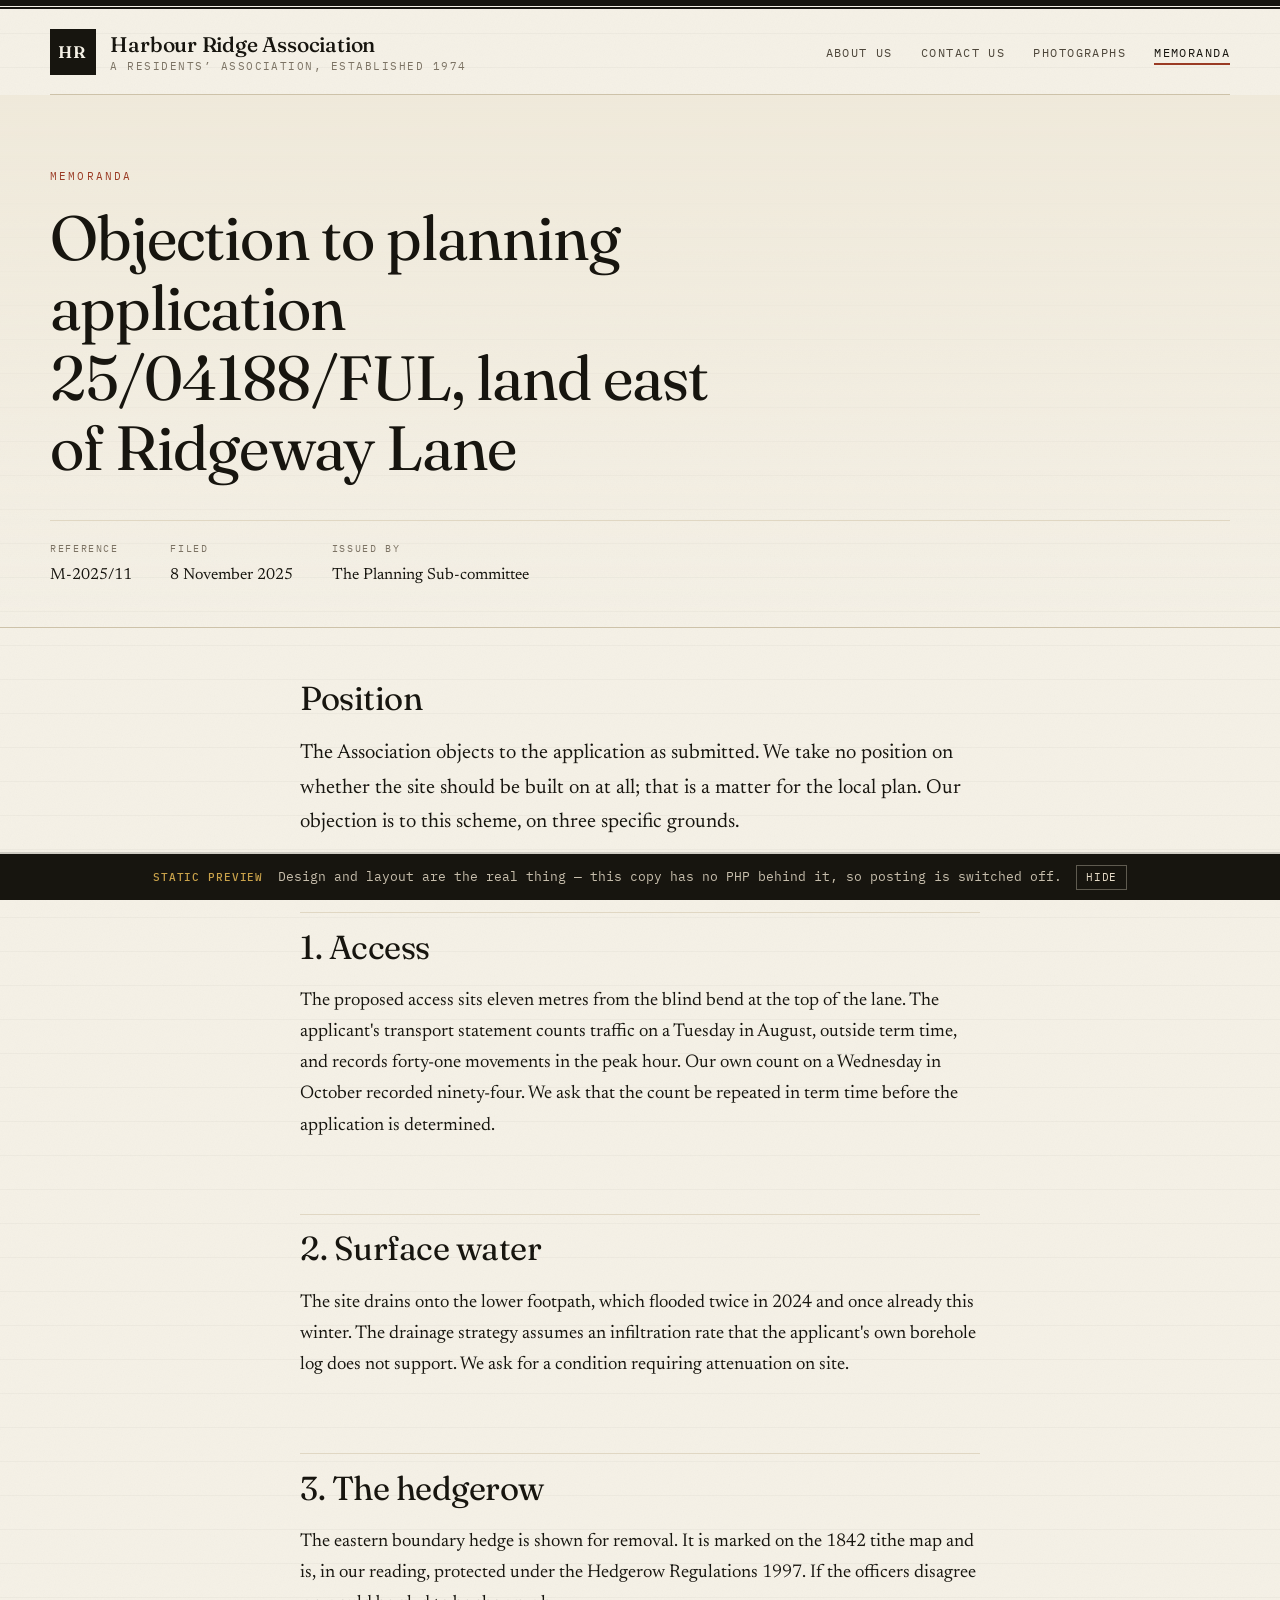
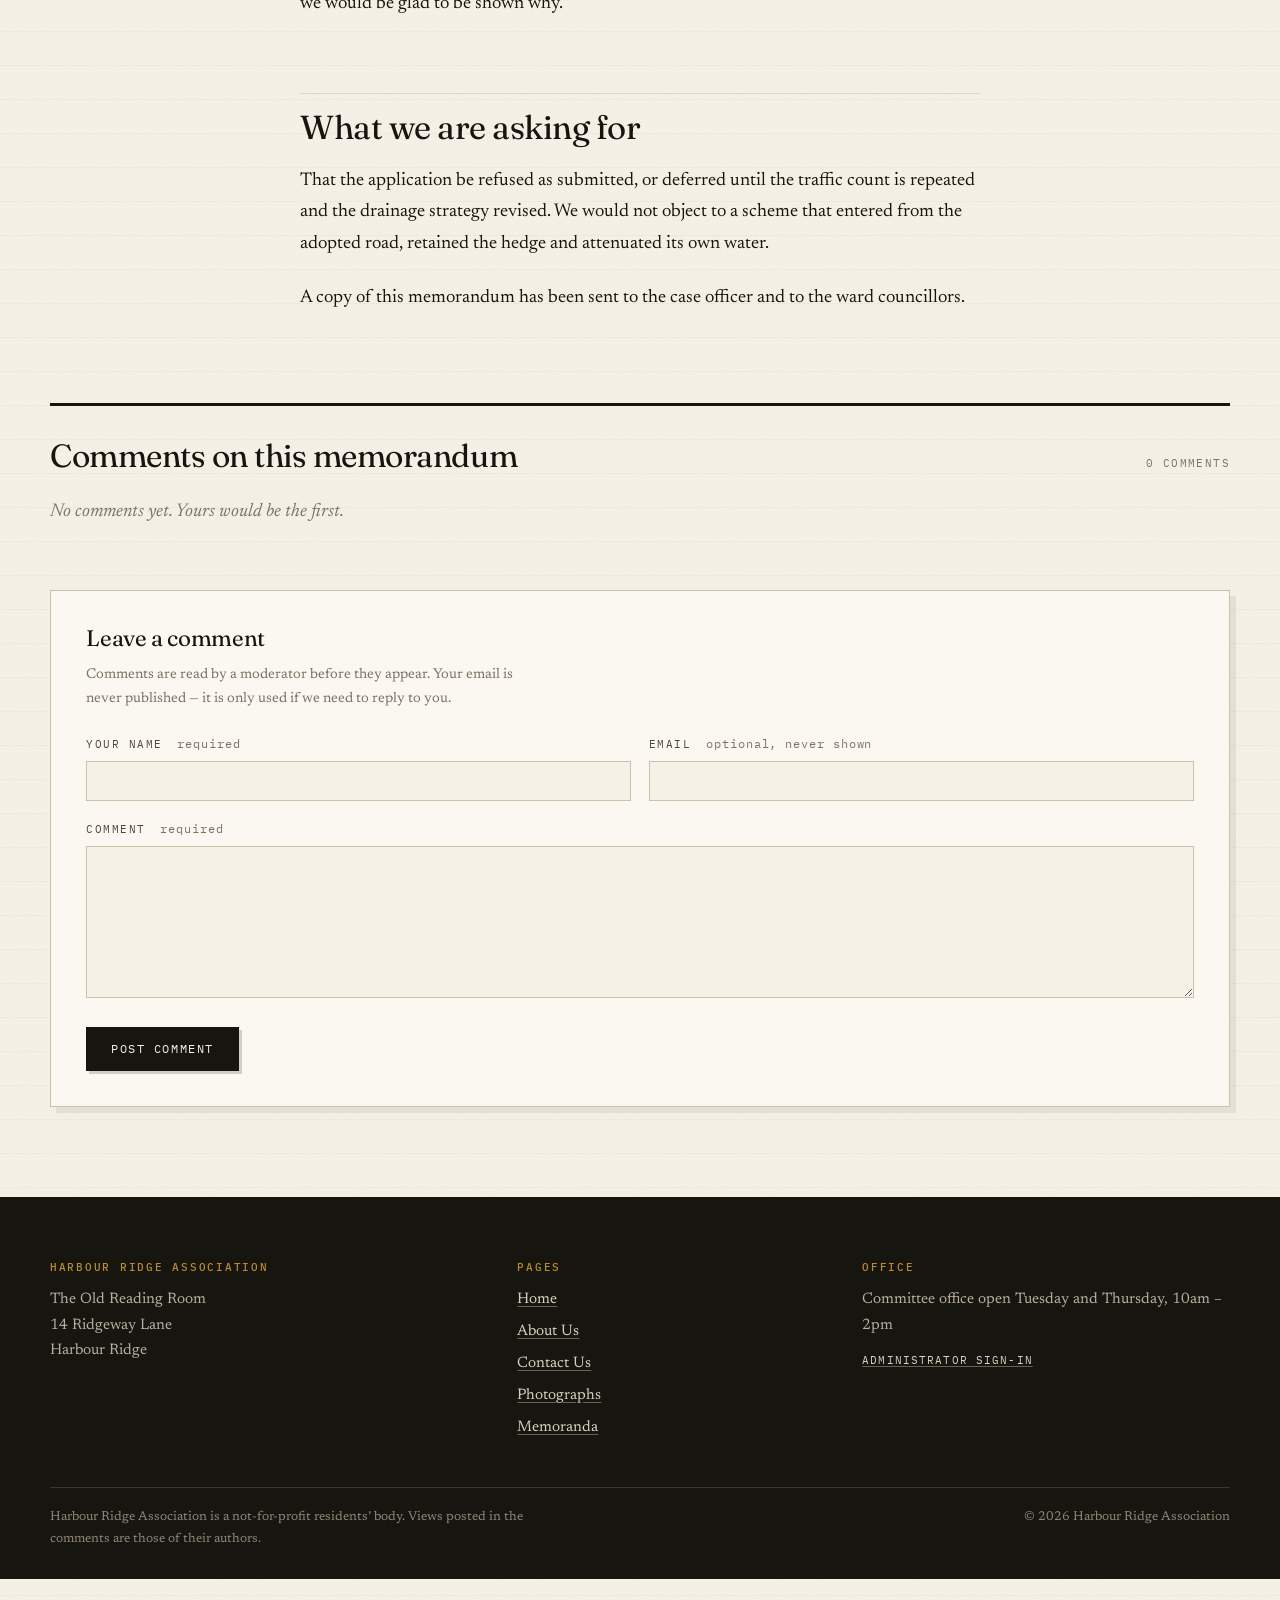
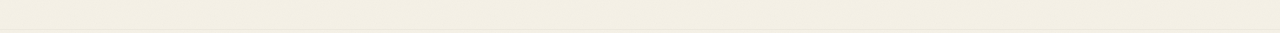
<file: docs/memoranda/planning-objection-ridgeway.html>
<!doctype html>
<html lang="en">
<head>
<meta charset="utf-8">
<meta name="viewport" content="width=device-width, initial-scale=1">
<title>Harbour Ridge Association — Harbour Ridge</title>
<meta name="description" content="News, memoranda, photographs and public comment for the Harbour Ridge community.">
<link rel="preconnect" href="https://fonts.googleapis.com">
<link rel="preconnect" href="https://fonts.gstatic.com" crossorigin>
<link href="https://fonts.googleapis.com/css2?family=Fraunces:opsz,wght@9..144,300..800&family=Newsreader:ital,opsz,wght@0,6..72,300..600;1,6..72,300..500&family=IBM+Plex+Mono:wght@400;500&display=swap" rel="stylesheet">
<link rel="stylesheet" href="../themes/civic/style.css">
<link rel="icon" href="data:image/svg+xml,<svg xmlns='http://www.w3.org/2000/svg' viewBox='0 0 32 32'><rect width='32' height='32' fill='%23151310'/><text x='16' y='23' font-size='20' font-family='Georgia,serif' fill='%23e8dfcd' text-anchor='middle'>H</text></svg>">
</head>
<body class="is-inner">

<a class="skip" href="planning-objection-ridgeway.html#main">Skip to content</a>

<header class="masthead">
    <div class="masthead__rule" aria-hidden="true"></div>
    <div class="wrap masthead__inner">
        <a class="brand" href="../index.html">
            <span class="brand__mark" aria-hidden="true">HR</span>
            <span class="brand__text">
                <strong>Harbour Ridge Association</strong>
                <em>A residents’ association, established 1974</em>
            </span>
        </a>

        <input type="checkbox" id="navtoggle" class="navtoggle" hidden>
        <label for="navtoggle" class="navburger" aria-label="Menu"><span></span></label>

        <nav class="nav" aria-label="Main">
            <ul>
                                    <li><a href="../about.html" >About Us</a></li>
                                    <li><a href="../contact.html" >Contact Us</a></li>
                                    <li><a href="../photos.html" >Photographs</a></li>
                                    <li><a href="../memoranda.html" aria-current="page">Memoranda</a></li>
                            </ul>
        </nav>
    </div>
</header>

<main id="main">
    <section class="pagehead pagehead--doc">
    <div class="wrap">
        <p class="eyebrow"><a href="../memoranda.html">Memoranda</a></p>
        <h1>Objection to planning application 25/04188/FUL, land east of Ridgeway Lane</h1>
        <dl class="docmeta">
                            <div><dt>Reference</dt><dd>M-2025/11</dd></div>
                                        <div><dt>Filed</dt><dd>8 November 2025</dd></div>
                                        <div><dt>Issued by</dt><dd>The Planning Sub-committee</dd></div>
                    </dl>
    </div>
</section>

<article class="wrap prose" data-reveal>
    <h2>Position</h2>
<p>The Association objects to the application as submitted. We take no position on whether the site should be built on at all; that is a matter for the local plan. Our objection is to this scheme, on three specific grounds.</p>
<h2>1. Access</h2>
<p>The proposed access sits eleven metres from the blind bend at the top of the lane. The applicant&#039;s transport statement counts traffic on a Tuesday in August, outside term time, and records forty-one movements in the peak hour. Our own count on a Wednesday in October recorded ninety-four. We ask that the count be repeated in term time before the application is determined.</p>
<h2>2. Surface water</h2>
<p>The site drains onto the lower footpath, which flooded twice in 2024 and once already this winter. The drainage strategy assumes an infiltration rate that the applicant&#039;s own borehole log does not support. We ask for a condition requiring attenuation on site.</p>
<h2>3. The hedgerow</h2>
<p>The eastern boundary hedge is shown for removal. It is marked on the 1842 tithe map and is, in our reading, protected under the Hedgerow Regulations 1997. If the officers disagree we would be glad to be shown why.</p>
<h2>What we are asking for</h2>
<p>That the application be refused as submitted, or deferred until the traffic count is repeated and the drainage strategy revised. We would not object to a scheme that entered from the adopted road, retained the hedge and attenuated its own water.</p>
<p>A copy of this memorandum has been sent to the case officer and to the ward councillors.</p>
    </article>

<div class="wrap" data-reveal>
        <section class="comments" id="comments">
        <header class="comments__head">
            <h2>Comments on this memorandum</h2>
            <span class="tally">0 comments</span>
        </header>

        
                    <p class="comments__empty">No comments yet. Yours would be the first.</p>
        
                    <form class="comment-form" method="post" action="../index.html">
                <h3>Leave a comment</h3>
                <p class="comment-form__note">
                    Comments are read by a moderator before they appear. Your email is
                    never published — it is only used if we need to reply to you.
                </p>

                <input type="hidden" name="form" value="comment">
                <input type="hidden" name="thread" value="memo:planning-objection-ridgeway">
                <input type="hidden" name="return" value="/memoranda/planning-objection-ridgeway">
                    <input type="hidden" name="csrf" value="ac0c06a77bd5ee72790502c1f52a5065">
    <input type="hidden" name="started_at" value="1788312220">
    <div class="hp" aria-hidden="true">
        <label>Leave this field empty
            <input type="text" name="website" tabindex="-1" autocomplete="off">
        </label>
    </div>
                <div class="field-row">
                    <label class="field">
                        <span>Your name <em>required</em></span>
                        <input type="text" name="author" maxlength="80" required value="">
                    </label>
                    <label class="field">
                        <span>Email <em>optional, never shown</em></span>
                        <input type="email" name="email" maxlength="120" value="">
                    </label>
                </div>

                <label class="field">
                    <span>Comment <em>required</em></span>
                    <textarea name="body" rows="5" maxlength="4000" required></textarea>
                </label>

                <button type="submit" class="btn">Post comment</button>
            </form>
            </section>
    </div>
</main>

<footer class="foot">
    <div class="wrap foot__inner">
        <div class="foot__col">
            <h4>Harbour Ridge Association</h4>
            <p>The Old Reading Room<br />
14 Ridgeway Lane<br />
Harbour Ridge</p>
        </div>
        <div class="foot__col">
            <h4>Pages</h4>
            <ul>
                <li><a href="../index.html">Home</a></li>
                                    <li><a href="../about.html">About Us</a></li>
                                    <li><a href="../contact.html">Contact Us</a></li>
                                    <li><a href="../photos.html">Photographs</a></li>
                                    <li><a href="../memoranda.html">Memoranda</a></li>
                            </ul>
        </div>
        <div class="foot__col">
            <h4>Office</h4>
            <p>Committee office open Tuesday and Thursday, 10am – 2pm</p>
            <p class="foot__admin"><a href="https://github.com/anirudhatalmale6-alt/modular-site-demo#the-admin">Administrator sign-in</a></p>
        </div>
    </div>
    <div class="wrap foot__base">
        <p>Harbour Ridge Association is a not-for-profit residents’ body. Views posted in the comments are those of their authors.</p>
        <p class="foot__year">© 2026 Harbour Ridge Association</p>
    </div>
</footer>

<script>
/* The only JavaScript on the public site: reveal-on-scroll for long pages,
   and closing the mobile menu after a tap. Everything works without it. */
(function () {
    var reveal = document.querySelectorAll('[data-reveal]');
    if ('IntersectionObserver' in window && reveal.length) {
        var io = new IntersectionObserver(function (entries) {
            entries.forEach(function (entry) {
                if (entry.isIntersecting) {
                    entry.target.classList.add('is-in');
                    io.unobserve(entry.target);
                }
            });
        }, { rootMargin: '0px 0px -8% 0px' });
        reveal.forEach(function (el) { io.observe(el); });
    } else {
        reveal.forEach(function (el) { el.classList.add('is-in'); });
    }

    var toggle = document.getElementById('navtoggle');
    document.querySelectorAll('.nav a').forEach(function (a) {
        a.addEventListener('click', function () { if (toggle) toggle.checked = false; });
    });
})();
</script>

<style>
.previewbar{position:fixed;left:0;right:0;bottom:0;z-index:60;background:#17150f;color:#e6dcc8;
 font:400 13px/1.5 'IBM Plex Mono',monospace;padding:.65rem 1rem;display:flex;gap:.9rem;
 align-items:center;justify-content:center;flex-wrap:wrap;box-shadow:0 -2px 0 rgba(0,0,0,.15)}
.previewbar b{color:#c9a24a;font-weight:500;letter-spacing:.08em;text-transform:uppercase;font-size:11px}
.previewbar span{opacity:.85}
.previewbar a{color:#e6dcc8}
.previewbar button{background:none;border:1px solid rgba(230,220,200,.35);color:#e6dcc8;
 font:inherit;font-size:11px;padding:.2rem .55rem;cursor:pointer;letter-spacing:.08em;text-transform:uppercase}
.previewbar button:hover{background:rgba(230,220,200,.12)}
body{padding-bottom:3.4rem}
.previewnote{position:fixed;left:50%;top:1.2rem;transform:translateX(-50%);z-index:70;max-width:min(92vw,540px);
 background:#fbf8f1;border:1px solid #17150f;box-shadow:8px 8px 0 rgba(23,21,15,.2);padding:1.1rem 1.3rem;
 font:400 15px/1.6 'Newsreader',Georgia,serif;color:#17150f}
.previewnote strong{display:block;font-family:'Fraunces',Georgia,serif;font-size:1.15rem;margin-bottom:.4rem}
.previewnote button{margin-top:.8rem;background:#17150f;color:#f3eee2;border:0;font:400 11px/1 'IBM Plex Mono',monospace;
 letter-spacing:.1em;text-transform:uppercase;padding:.55rem 1rem;cursor:pointer}
</style>
<div class="previewbar">
  <b>Static preview</b>
  <span>Design and layout are the real thing — this copy has no PHP behind it, so posting is switched off.</span>
  <button onclick="this.parentNode.remove();document.body.style.paddingBottom='0'">hide</button>
</div>
<script>
document.addEventListener('submit', function (ev) {
    ev.preventDefault();
    var n = document.createElement('div');
    n.className = 'previewnote';
    n.innerHTML = '<strong>This is the static preview</strong>' +
      'On the real build this comment goes straight into the moderation queue, ' +
      'and appears on the page the moment it is approved. The preview is a flat copy ' +
      'of the pages, so there is nothing running to receive it.' +
      '<button onclick="this.parentNode.remove()">Close</button>';
    document.body.appendChild(n);
    window.scrollTo({top: 0, behavior: 'smooth'});
}, true);
</script>

</body>
</html>
</file>
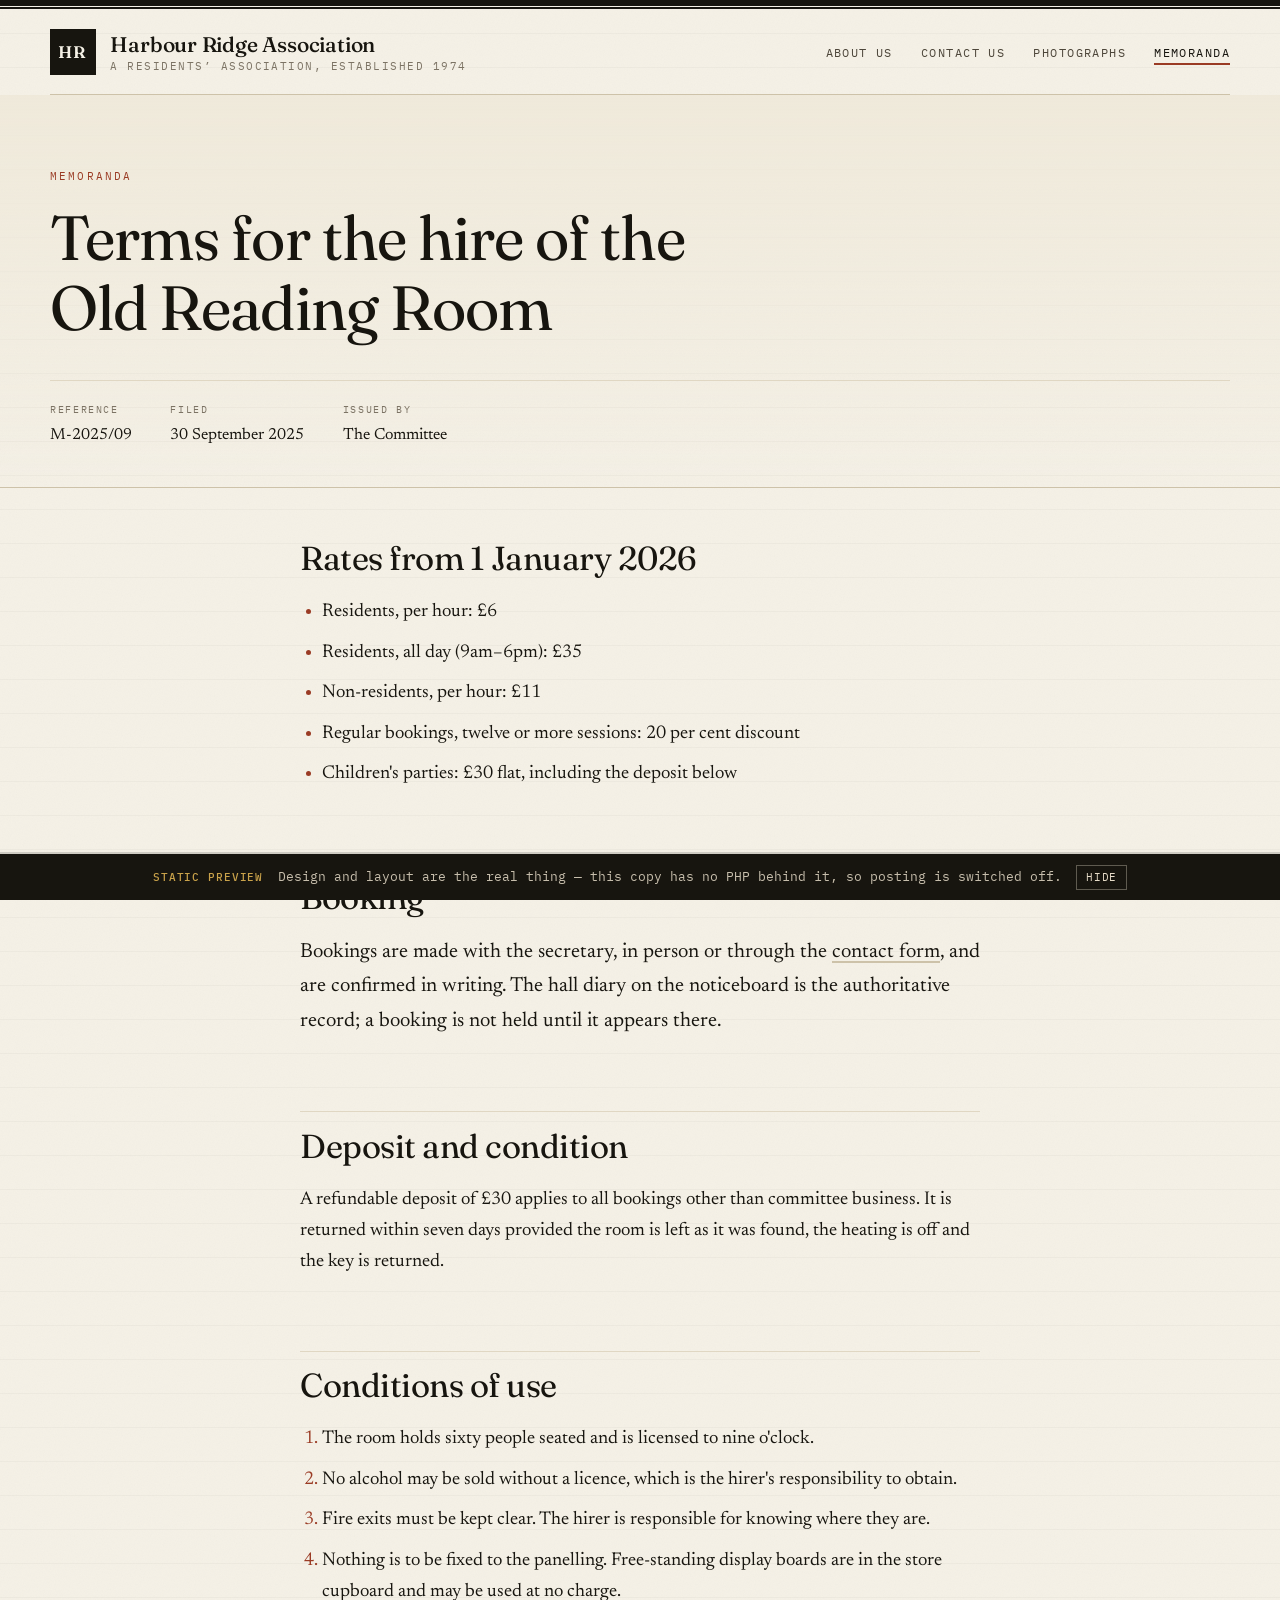
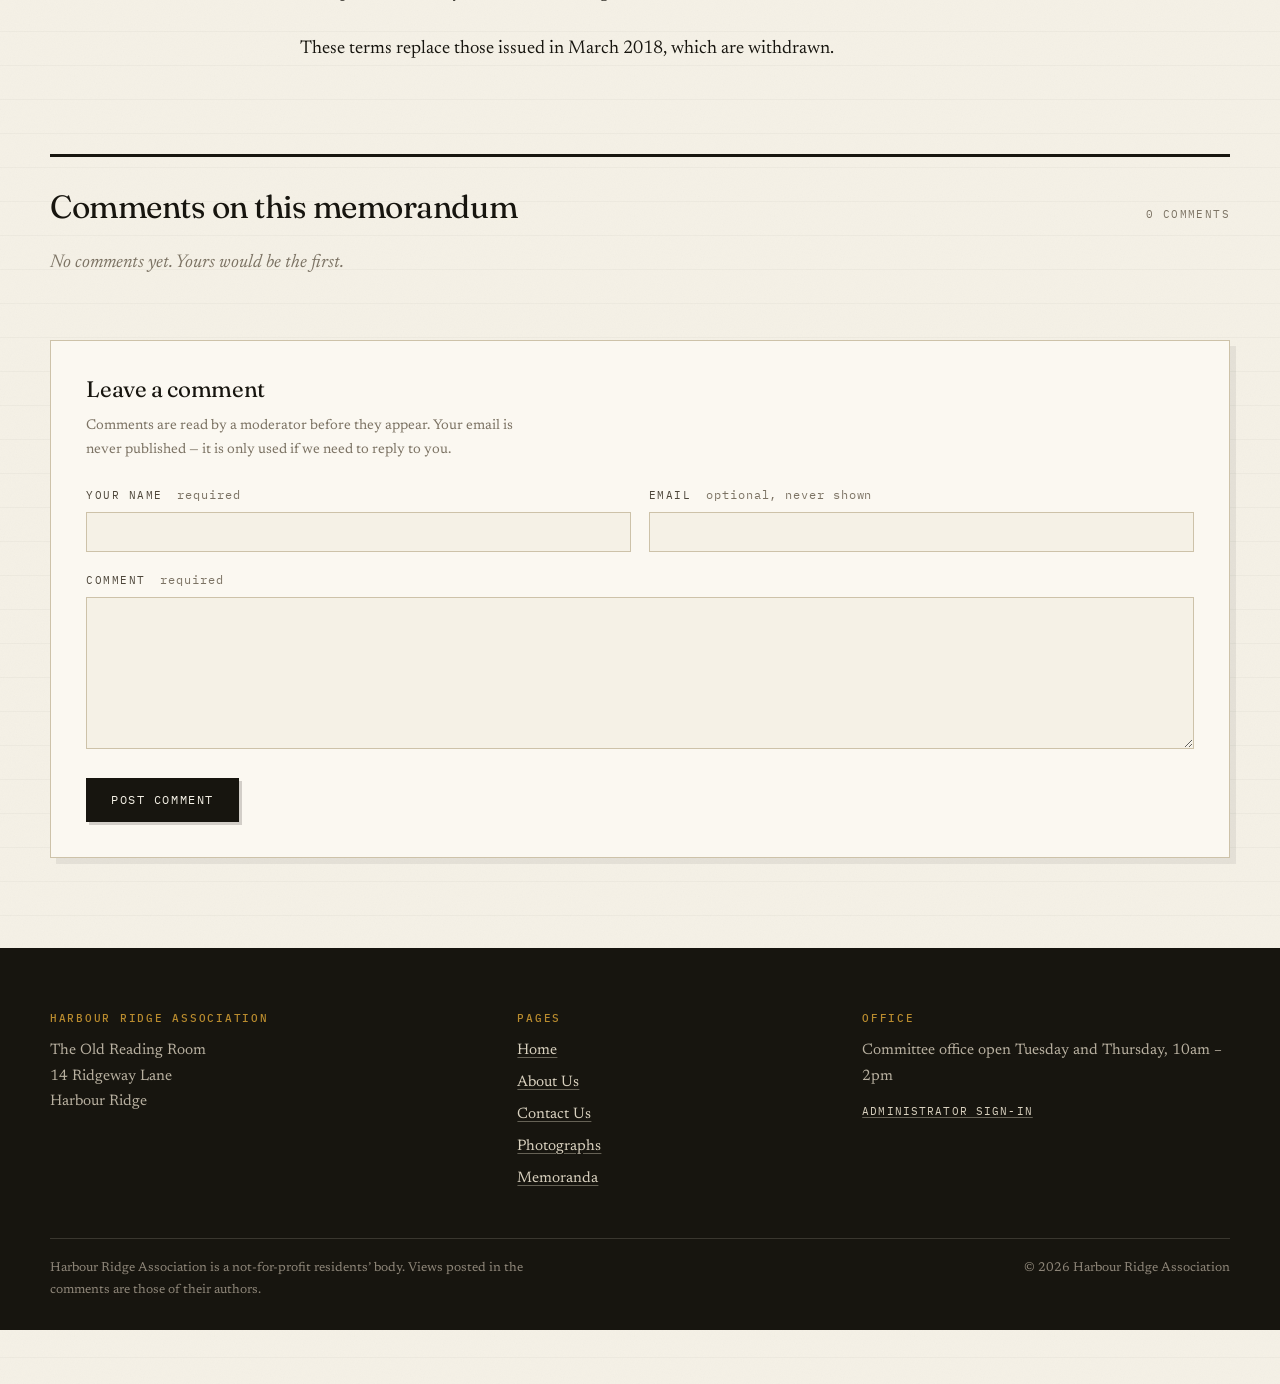
<file: docs/memoranda/reading-room-hire.html>
<!doctype html>
<html lang="en">
<head>
<meta charset="utf-8">
<meta name="viewport" content="width=device-width, initial-scale=1">
<title>Harbour Ridge Association — Harbour Ridge</title>
<meta name="description" content="News, memoranda, photographs and public comment for the Harbour Ridge community.">
<link rel="preconnect" href="https://fonts.googleapis.com">
<link rel="preconnect" href="https://fonts.gstatic.com" crossorigin>
<link href="https://fonts.googleapis.com/css2?family=Fraunces:opsz,wght@9..144,300..800&family=Newsreader:ital,opsz,wght@0,6..72,300..600;1,6..72,300..500&family=IBM+Plex+Mono:wght@400;500&display=swap" rel="stylesheet">
<link rel="stylesheet" href="../themes/civic/style.css">
<link rel="icon" href="data:image/svg+xml,<svg xmlns='http://www.w3.org/2000/svg' viewBox='0 0 32 32'><rect width='32' height='32' fill='%23151310'/><text x='16' y='23' font-size='20' font-family='Georgia,serif' fill='%23e8dfcd' text-anchor='middle'>H</text></svg>">
</head>
<body class="is-inner">

<a class="skip" href="reading-room-hire.html#main">Skip to content</a>

<header class="masthead">
    <div class="masthead__rule" aria-hidden="true"></div>
    <div class="wrap masthead__inner">
        <a class="brand" href="../index.html">
            <span class="brand__mark" aria-hidden="true">HR</span>
            <span class="brand__text">
                <strong>Harbour Ridge Association</strong>
                <em>A residents’ association, established 1974</em>
            </span>
        </a>

        <input type="checkbox" id="navtoggle" class="navtoggle" hidden>
        <label for="navtoggle" class="navburger" aria-label="Menu"><span></span></label>

        <nav class="nav" aria-label="Main">
            <ul>
                                    <li><a href="../about.html" >About Us</a></li>
                                    <li><a href="../contact.html" >Contact Us</a></li>
                                    <li><a href="../photos.html" >Photographs</a></li>
                                    <li><a href="../memoranda.html" aria-current="page">Memoranda</a></li>
                            </ul>
        </nav>
    </div>
</header>

<main id="main">
    <section class="pagehead pagehead--doc">
    <div class="wrap">
        <p class="eyebrow"><a href="../memoranda.html">Memoranda</a></p>
        <h1>Terms for the hire of the Old Reading Room</h1>
        <dl class="docmeta">
                            <div><dt>Reference</dt><dd>M-2025/09</dd></div>
                                        <div><dt>Filed</dt><dd>30 September 2025</dd></div>
                                        <div><dt>Issued by</dt><dd>The Committee</dd></div>
                    </dl>
    </div>
</section>

<article class="wrap prose" data-reveal>
    <h2>Rates from 1 January 2026</h2>
<ul><li>Residents, per hour: £6</li><li>Residents, all day (9am–6pm): £35</li><li>Non-residents, per hour: £11</li><li>Regular bookings, twelve or more sessions: 20 per cent discount</li><li>Children&#039;s parties: £30 flat, including the deposit below</li></ul>
<h2>Booking</h2>
<p>Bookings are made with the secretary, in person or through the <a href="../contact.html">contact form</a>, and are confirmed in writing. The hall diary on the noticeboard is the authoritative record; a booking is not held until it appears there.</p>
<h2>Deposit and condition</h2>
<p>A refundable deposit of £30 applies to all bookings other than committee business. It is returned within seven days provided the room is left as it was found, the heating is off and the key is returned.</p>
<h2>Conditions of use</h2>
<ol><li>The room holds sixty people seated and is licensed to nine o&#039;clock.</li><li>No alcohol may be sold without a licence, which is the hirer&#039;s responsibility to obtain.</li><li>Fire exits must be kept clear. The hirer is responsible for knowing where they are.</li><li>Nothing is to be fixed to the panelling. Free-standing display boards are in the store cupboard and may be used at no charge.</li></ol>
<p>These terms replace those issued in March 2018, which are withdrawn.</p>
    </article>

<div class="wrap" data-reveal>
        <section class="comments" id="comments">
        <header class="comments__head">
            <h2>Comments on this memorandum</h2>
            <span class="tally">0 comments</span>
        </header>

        
                    <p class="comments__empty">No comments yet. Yours would be the first.</p>
        
                    <form class="comment-form" method="post" action="../index.html">
                <h3>Leave a comment</h3>
                <p class="comment-form__note">
                    Comments are read by a moderator before they appear. Your email is
                    never published — it is only used if we need to reply to you.
                </p>

                <input type="hidden" name="form" value="comment">
                <input type="hidden" name="thread" value="memo:reading-room-hire">
                <input type="hidden" name="return" value="/memoranda/reading-room-hire">
                    <input type="hidden" name="csrf" value="ac0c06a77bd5ee72790502c1f52a5065">
    <input type="hidden" name="started_at" value="1788312220">
    <div class="hp" aria-hidden="true">
        <label>Leave this field empty
            <input type="text" name="website" tabindex="-1" autocomplete="off">
        </label>
    </div>
                <div class="field-row">
                    <label class="field">
                        <span>Your name <em>required</em></span>
                        <input type="text" name="author" maxlength="80" required value="">
                    </label>
                    <label class="field">
                        <span>Email <em>optional, never shown</em></span>
                        <input type="email" name="email" maxlength="120" value="">
                    </label>
                </div>

                <label class="field">
                    <span>Comment <em>required</em></span>
                    <textarea name="body" rows="5" maxlength="4000" required></textarea>
                </label>

                <button type="submit" class="btn">Post comment</button>
            </form>
            </section>
    </div>
</main>

<footer class="foot">
    <div class="wrap foot__inner">
        <div class="foot__col">
            <h4>Harbour Ridge Association</h4>
            <p>The Old Reading Room<br />
14 Ridgeway Lane<br />
Harbour Ridge</p>
        </div>
        <div class="foot__col">
            <h4>Pages</h4>
            <ul>
                <li><a href="../index.html">Home</a></li>
                                    <li><a href="../about.html">About Us</a></li>
                                    <li><a href="../contact.html">Contact Us</a></li>
                                    <li><a href="../photos.html">Photographs</a></li>
                                    <li><a href="../memoranda.html">Memoranda</a></li>
                            </ul>
        </div>
        <div class="foot__col">
            <h4>Office</h4>
            <p>Committee office open Tuesday and Thursday, 10am – 2pm</p>
            <p class="foot__admin"><a href="https://github.com/anirudhatalmale6-alt/modular-site-demo#the-admin">Administrator sign-in</a></p>
        </div>
    </div>
    <div class="wrap foot__base">
        <p>Harbour Ridge Association is a not-for-profit residents’ body. Views posted in the comments are those of their authors.</p>
        <p class="foot__year">© 2026 Harbour Ridge Association</p>
    </div>
</footer>

<script>
/* The only JavaScript on the public site: reveal-on-scroll for long pages,
   and closing the mobile menu after a tap. Everything works without it. */
(function () {
    var reveal = document.querySelectorAll('[data-reveal]');
    if ('IntersectionObserver' in window && reveal.length) {
        var io = new IntersectionObserver(function (entries) {
            entries.forEach(function (entry) {
                if (entry.isIntersecting) {
                    entry.target.classList.add('is-in');
                    io.unobserve(entry.target);
                }
            });
        }, { rootMargin: '0px 0px -8% 0px' });
        reveal.forEach(function (el) { io.observe(el); });
    } else {
        reveal.forEach(function (el) { el.classList.add('is-in'); });
    }

    var toggle = document.getElementById('navtoggle');
    document.querySelectorAll('.nav a').forEach(function (a) {
        a.addEventListener('click', function () { if (toggle) toggle.checked = false; });
    });
})();
</script>

<style>
.previewbar{position:fixed;left:0;right:0;bottom:0;z-index:60;background:#17150f;color:#e6dcc8;
 font:400 13px/1.5 'IBM Plex Mono',monospace;padding:.65rem 1rem;display:flex;gap:.9rem;
 align-items:center;justify-content:center;flex-wrap:wrap;box-shadow:0 -2px 0 rgba(0,0,0,.15)}
.previewbar b{color:#c9a24a;font-weight:500;letter-spacing:.08em;text-transform:uppercase;font-size:11px}
.previewbar span{opacity:.85}
.previewbar a{color:#e6dcc8}
.previewbar button{background:none;border:1px solid rgba(230,220,200,.35);color:#e6dcc8;
 font:inherit;font-size:11px;padding:.2rem .55rem;cursor:pointer;letter-spacing:.08em;text-transform:uppercase}
.previewbar button:hover{background:rgba(230,220,200,.12)}
body{padding-bottom:3.4rem}
.previewnote{position:fixed;left:50%;top:1.2rem;transform:translateX(-50%);z-index:70;max-width:min(92vw,540px);
 background:#fbf8f1;border:1px solid #17150f;box-shadow:8px 8px 0 rgba(23,21,15,.2);padding:1.1rem 1.3rem;
 font:400 15px/1.6 'Newsreader',Georgia,serif;color:#17150f}
.previewnote strong{display:block;font-family:'Fraunces',Georgia,serif;font-size:1.15rem;margin-bottom:.4rem}
.previewnote button{margin-top:.8rem;background:#17150f;color:#f3eee2;border:0;font:400 11px/1 'IBM Plex Mono',monospace;
 letter-spacing:.1em;text-transform:uppercase;padding:.55rem 1rem;cursor:pointer}
</style>
<div class="previewbar">
  <b>Static preview</b>
  <span>Design and layout are the real thing — this copy has no PHP behind it, so posting is switched off.</span>
  <button onclick="this.parentNode.remove();document.body.style.paddingBottom='0'">hide</button>
</div>
<script>
document.addEventListener('submit', function (ev) {
    ev.preventDefault();
    var n = document.createElement('div');
    n.className = 'previewnote';
    n.innerHTML = '<strong>This is the static preview</strong>' +
      'On the real build this comment goes straight into the moderation queue, ' +
      'and appears on the page the moment it is approved. The preview is a flat copy ' +
      'of the pages, so there is nothing running to receive it.' +
      '<button onclick="this.parentNode.remove()">Close</button>';
    document.body.appendChild(n);
    window.scrollTo({top: 0, behavior: 'smooth'});
}, true);
</script>

</body>
</html>
</file>
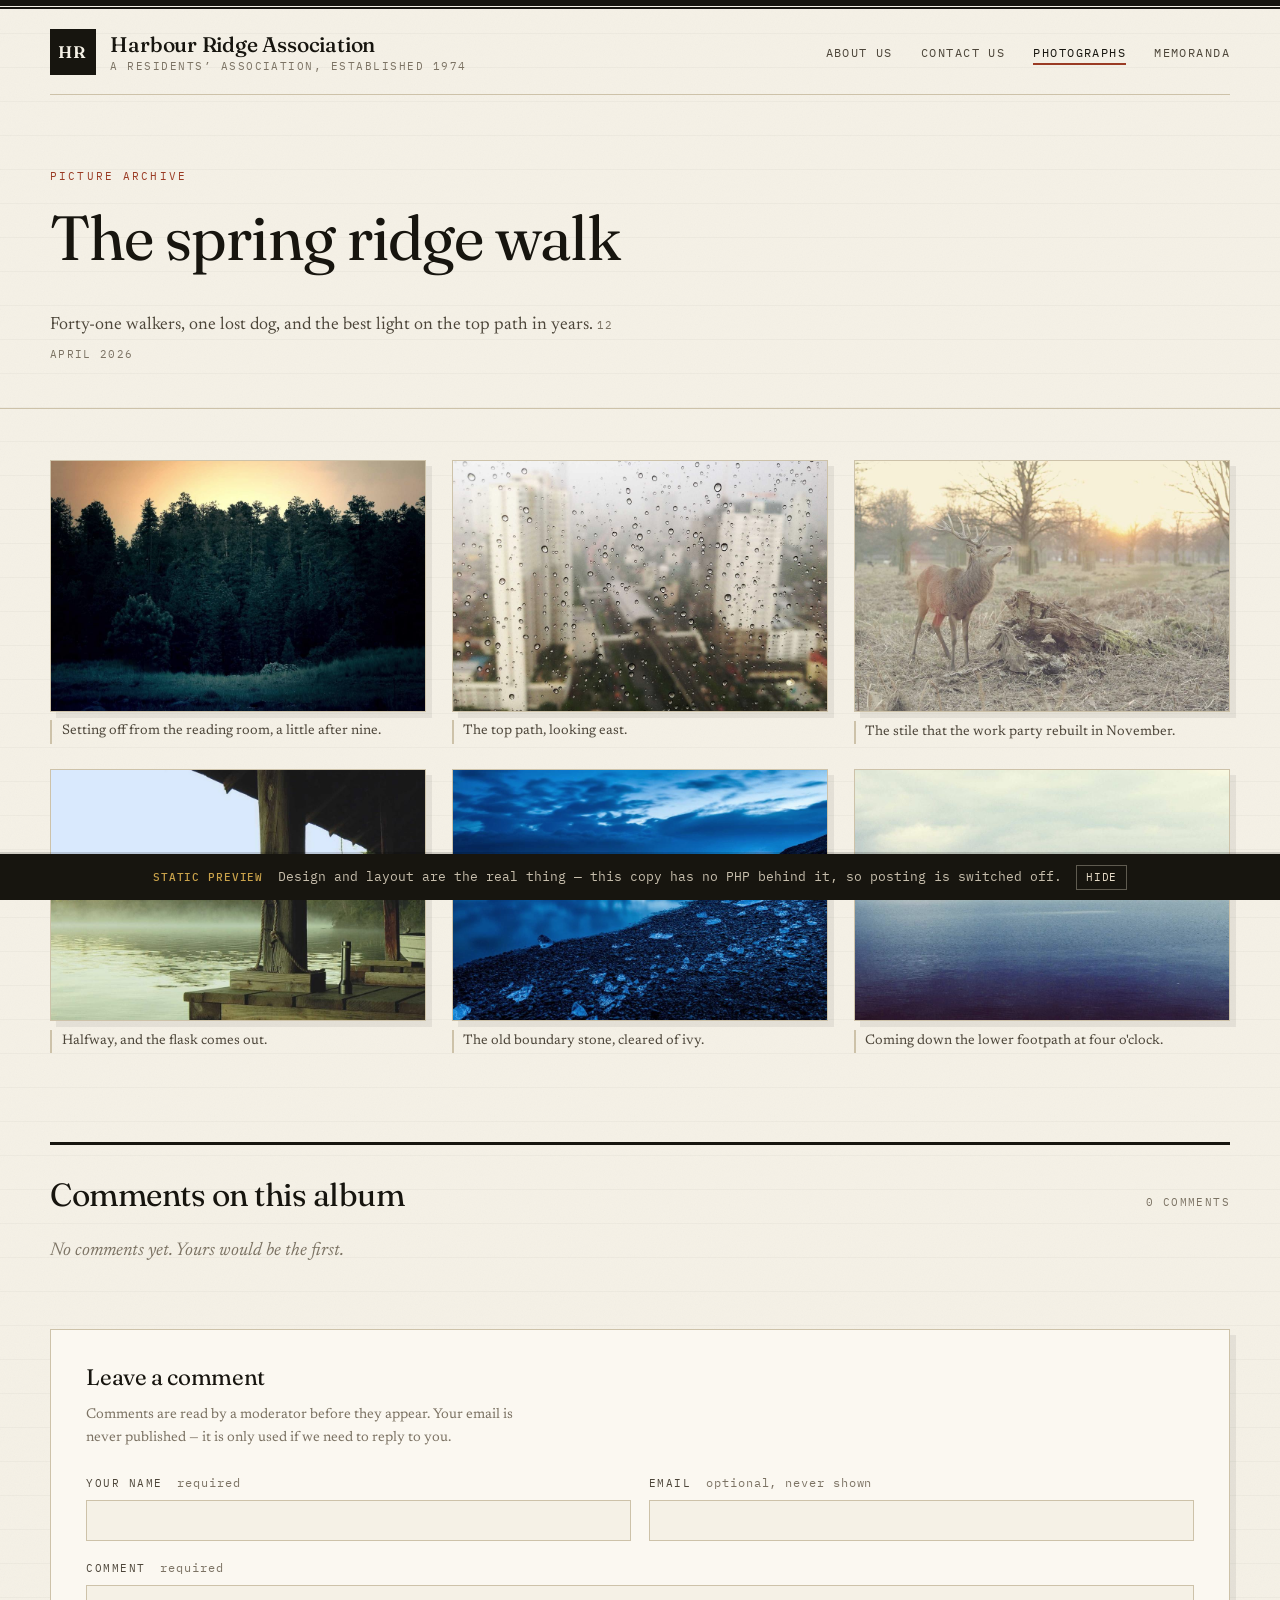
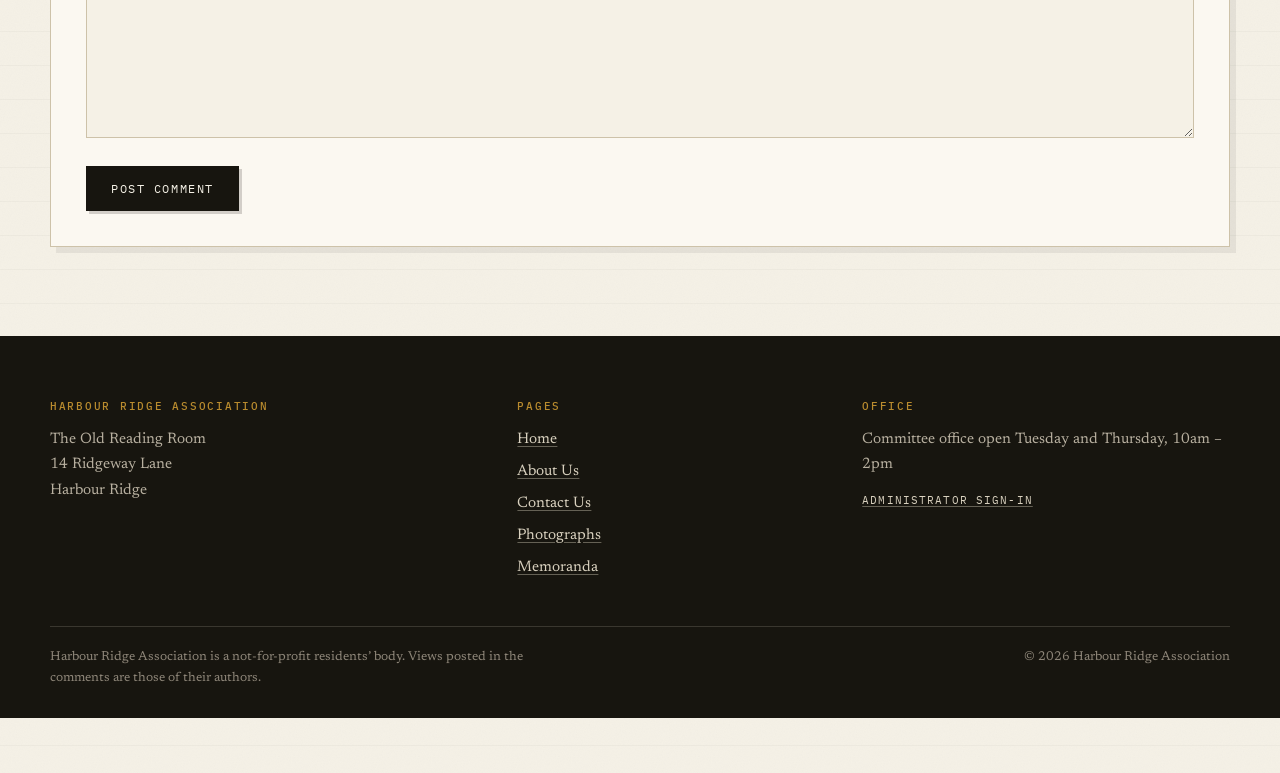
<file: docs/photos/ridge-walk.html>
<!doctype html>
<html lang="en">
<head>
<meta charset="utf-8">
<meta name="viewport" content="width=device-width, initial-scale=1">
<title>Harbour Ridge Association — Harbour Ridge</title>
<meta name="description" content="News, memoranda, photographs and public comment for the Harbour Ridge community.">
<link rel="preconnect" href="https://fonts.googleapis.com">
<link rel="preconnect" href="https://fonts.gstatic.com" crossorigin>
<link href="https://fonts.googleapis.com/css2?family=Fraunces:opsz,wght@9..144,300..800&family=Newsreader:ital,opsz,wght@0,6..72,300..600;1,6..72,300..500&family=IBM+Plex+Mono:wght@400;500&display=swap" rel="stylesheet">
<link rel="stylesheet" href="../themes/civic/style.css">
<link rel="icon" href="data:image/svg+xml,<svg xmlns='http://www.w3.org/2000/svg' viewBox='0 0 32 32'><rect width='32' height='32' fill='%23151310'/><text x='16' y='23' font-size='20' font-family='Georgia,serif' fill='%23e8dfcd' text-anchor='middle'>H</text></svg>">
</head>
<body class="is-inner">

<a class="skip" href="ridge-walk.html#main">Skip to content</a>

<header class="masthead">
    <div class="masthead__rule" aria-hidden="true"></div>
    <div class="wrap masthead__inner">
        <a class="brand" href="../index.html">
            <span class="brand__mark" aria-hidden="true">HR</span>
            <span class="brand__text">
                <strong>Harbour Ridge Association</strong>
                <em>A residents’ association, established 1974</em>
            </span>
        </a>

        <input type="checkbox" id="navtoggle" class="navtoggle" hidden>
        <label for="navtoggle" class="navburger" aria-label="Menu"><span></span></label>

        <nav class="nav" aria-label="Main">
            <ul>
                                    <li><a href="../about.html" >About Us</a></li>
                                    <li><a href="../contact.html" >Contact Us</a></li>
                                    <li><a href="../photos.html" aria-current="page">Photographs</a></li>
                                    <li><a href="../memoranda.html" >Memoranda</a></li>
                            </ul>
        </nav>
    </div>
</header>

<main id="main">
    <section class="pagehead">
    <div class="wrap">
        <p class="eyebrow"><a href="../photos.html">Picture archive</a></p>
        <h1>The spring ridge walk</h1>
        <p class="pagehead__lede">
            Forty-one walkers, one lost dog, and the best light on the top path in years.            <span class="stamp">12 April 2026</span>        </p>
    </div>
</section>

<div class="wrap" data-reveal>
            <div class="gallery-grid" style="--cols: 3">
                            <figure class="shot">
                    <a href="../content/gallery/ridge-walk/ridge-1.jpg" target="_blank" rel="noopener">
                        <img src="../content/gallery/ridge-walk/ridge-1.jpg" alt="Setting off from the reading room, a little after nine." loading="lazy">
                    </a>
                                            <figcaption>Setting off from the reading room, a little after nine.</figcaption>
                                    </figure>
                            <figure class="shot">
                    <a href="../content/gallery/ridge-walk/ridge-2.jpg" target="_blank" rel="noopener">
                        <img src="../content/gallery/ridge-walk/ridge-2.jpg" alt="The top path, looking east." loading="lazy">
                    </a>
                                            <figcaption>The top path, looking east.</figcaption>
                                    </figure>
                            <figure class="shot">
                    <a href="../content/gallery/ridge-walk/ridge-3.jpg" target="_blank" rel="noopener">
                        <img src="../content/gallery/ridge-walk/ridge-3.jpg" alt="The stile that the work party rebuilt in November." loading="lazy">
                    </a>
                                            <figcaption>The stile that the work party rebuilt in November.</figcaption>
                                    </figure>
                            <figure class="shot">
                    <a href="../content/gallery/ridge-walk/ridge-4.jpg" target="_blank" rel="noopener">
                        <img src="../content/gallery/ridge-walk/ridge-4.jpg" alt="Halfway, and the flask comes out." loading="lazy">
                    </a>
                                            <figcaption>Halfway, and the flask comes out.</figcaption>
                                    </figure>
                            <figure class="shot">
                    <a href="../content/gallery/ridge-walk/ridge-5.jpg" target="_blank" rel="noopener">
                        <img src="../content/gallery/ridge-walk/ridge-5.jpg" alt="The old boundary stone, cleared of ivy." loading="lazy">
                    </a>
                                            <figcaption>The old boundary stone, cleared of ivy.</figcaption>
                                    </figure>
                            <figure class="shot">
                    <a href="../content/gallery/ridge-walk/ridge-6.jpg" target="_blank" rel="noopener">
                        <img src="../content/gallery/ridge-walk/ridge-6.jpg" alt="Coming down the lower footpath at four o&#039;clock." loading="lazy">
                    </a>
                                            <figcaption>Coming down the lower footpath at four o&#039;clock.</figcaption>
                                    </figure>
                    </div>
        </div>

<div class="wrap" data-reveal>
        <section class="comments" id="comments">
        <header class="comments__head">
            <h2>Comments on this album</h2>
            <span class="tally">0 comments</span>
        </header>

        
                    <p class="comments__empty">No comments yet. Yours would be the first.</p>
        
                    <form class="comment-form" method="post" action="../index.html">
                <h3>Leave a comment</h3>
                <p class="comment-form__note">
                    Comments are read by a moderator before they appear. Your email is
                    never published — it is only used if we need to reply to you.
                </p>

                <input type="hidden" name="form" value="comment">
                <input type="hidden" name="thread" value="album:ridge-walk">
                <input type="hidden" name="return" value="/photos/ridge-walk">
                    <input type="hidden" name="csrf" value="ac0c06a77bd5ee72790502c1f52a5065">
    <input type="hidden" name="started_at" value="1788312220">
    <div class="hp" aria-hidden="true">
        <label>Leave this field empty
            <input type="text" name="website" tabindex="-1" autocomplete="off">
        </label>
    </div>
                <div class="field-row">
                    <label class="field">
                        <span>Your name <em>required</em></span>
                        <input type="text" name="author" maxlength="80" required value="">
                    </label>
                    <label class="field">
                        <span>Email <em>optional, never shown</em></span>
                        <input type="email" name="email" maxlength="120" value="">
                    </label>
                </div>

                <label class="field">
                    <span>Comment <em>required</em></span>
                    <textarea name="body" rows="5" maxlength="4000" required></textarea>
                </label>

                <button type="submit" class="btn">Post comment</button>
            </form>
            </section>
    </div>
</main>

<footer class="foot">
    <div class="wrap foot__inner">
        <div class="foot__col">
            <h4>Harbour Ridge Association</h4>
            <p>The Old Reading Room<br />
14 Ridgeway Lane<br />
Harbour Ridge</p>
        </div>
        <div class="foot__col">
            <h4>Pages</h4>
            <ul>
                <li><a href="../index.html">Home</a></li>
                                    <li><a href="../about.html">About Us</a></li>
                                    <li><a href="../contact.html">Contact Us</a></li>
                                    <li><a href="../photos.html">Photographs</a></li>
                                    <li><a href="../memoranda.html">Memoranda</a></li>
                            </ul>
        </div>
        <div class="foot__col">
            <h4>Office</h4>
            <p>Committee office open Tuesday and Thursday, 10am – 2pm</p>
            <p class="foot__admin"><a href="https://github.com/anirudhatalmale6-alt/modular-site-demo#the-admin">Administrator sign-in</a></p>
        </div>
    </div>
    <div class="wrap foot__base">
        <p>Harbour Ridge Association is a not-for-profit residents’ body. Views posted in the comments are those of their authors.</p>
        <p class="foot__year">© 2026 Harbour Ridge Association</p>
    </div>
</footer>

<script>
/* The only JavaScript on the public site: reveal-on-scroll for long pages,
   and closing the mobile menu after a tap. Everything works without it. */
(function () {
    var reveal = document.querySelectorAll('[data-reveal]');
    if ('IntersectionObserver' in window && reveal.length) {
        var io = new IntersectionObserver(function (entries) {
            entries.forEach(function (entry) {
                if (entry.isIntersecting) {
                    entry.target.classList.add('is-in');
                    io.unobserve(entry.target);
                }
            });
        }, { rootMargin: '0px 0px -8% 0px' });
        reveal.forEach(function (el) { io.observe(el); });
    } else {
        reveal.forEach(function (el) { el.classList.add('is-in'); });
    }

    var toggle = document.getElementById('navtoggle');
    document.querySelectorAll('.nav a').forEach(function (a) {
        a.addEventListener('click', function () { if (toggle) toggle.checked = false; });
    });
})();
</script>

<style>
.previewbar{position:fixed;left:0;right:0;bottom:0;z-index:60;background:#17150f;color:#e6dcc8;
 font:400 13px/1.5 'IBM Plex Mono',monospace;padding:.65rem 1rem;display:flex;gap:.9rem;
 align-items:center;justify-content:center;flex-wrap:wrap;box-shadow:0 -2px 0 rgba(0,0,0,.15)}
.previewbar b{color:#c9a24a;font-weight:500;letter-spacing:.08em;text-transform:uppercase;font-size:11px}
.previewbar span{opacity:.85}
.previewbar a{color:#e6dcc8}
.previewbar button{background:none;border:1px solid rgba(230,220,200,.35);color:#e6dcc8;
 font:inherit;font-size:11px;padding:.2rem .55rem;cursor:pointer;letter-spacing:.08em;text-transform:uppercase}
.previewbar button:hover{background:rgba(230,220,200,.12)}
body{padding-bottom:3.4rem}
.previewnote{position:fixed;left:50%;top:1.2rem;transform:translateX(-50%);z-index:70;max-width:min(92vw,540px);
 background:#fbf8f1;border:1px solid #17150f;box-shadow:8px 8px 0 rgba(23,21,15,.2);padding:1.1rem 1.3rem;
 font:400 15px/1.6 'Newsreader',Georgia,serif;color:#17150f}
.previewnote strong{display:block;font-family:'Fraunces',Georgia,serif;font-size:1.15rem;margin-bottom:.4rem}
.previewnote button{margin-top:.8rem;background:#17150f;color:#f3eee2;border:0;font:400 11px/1 'IBM Plex Mono',monospace;
 letter-spacing:.1em;text-transform:uppercase;padding:.55rem 1rem;cursor:pointer}
</style>
<div class="previewbar">
  <b>Static preview</b>
  <span>Design and layout are the real thing — this copy has no PHP behind it, so posting is switched off.</span>
  <button onclick="this.parentNode.remove();document.body.style.paddingBottom='0'">hide</button>
</div>
<script>
document.addEventListener('submit', function (ev) {
    ev.preventDefault();
    var n = document.createElement('div');
    n.className = 'previewnote';
    n.innerHTML = '<strong>This is the static preview</strong>' +
      'On the real build this comment goes straight into the moderation queue, ' +
      'and appears on the page the moment it is approved. The preview is a flat copy ' +
      'of the pages, so there is nothing running to receive it.' +
      '<button onclick="this.parentNode.remove()">Close</button>';
    document.body.appendChild(n);
    window.scrollTo({top: 0, behavior: 'smooth'});
}, true);
</script>

</body>
</html>
</file>
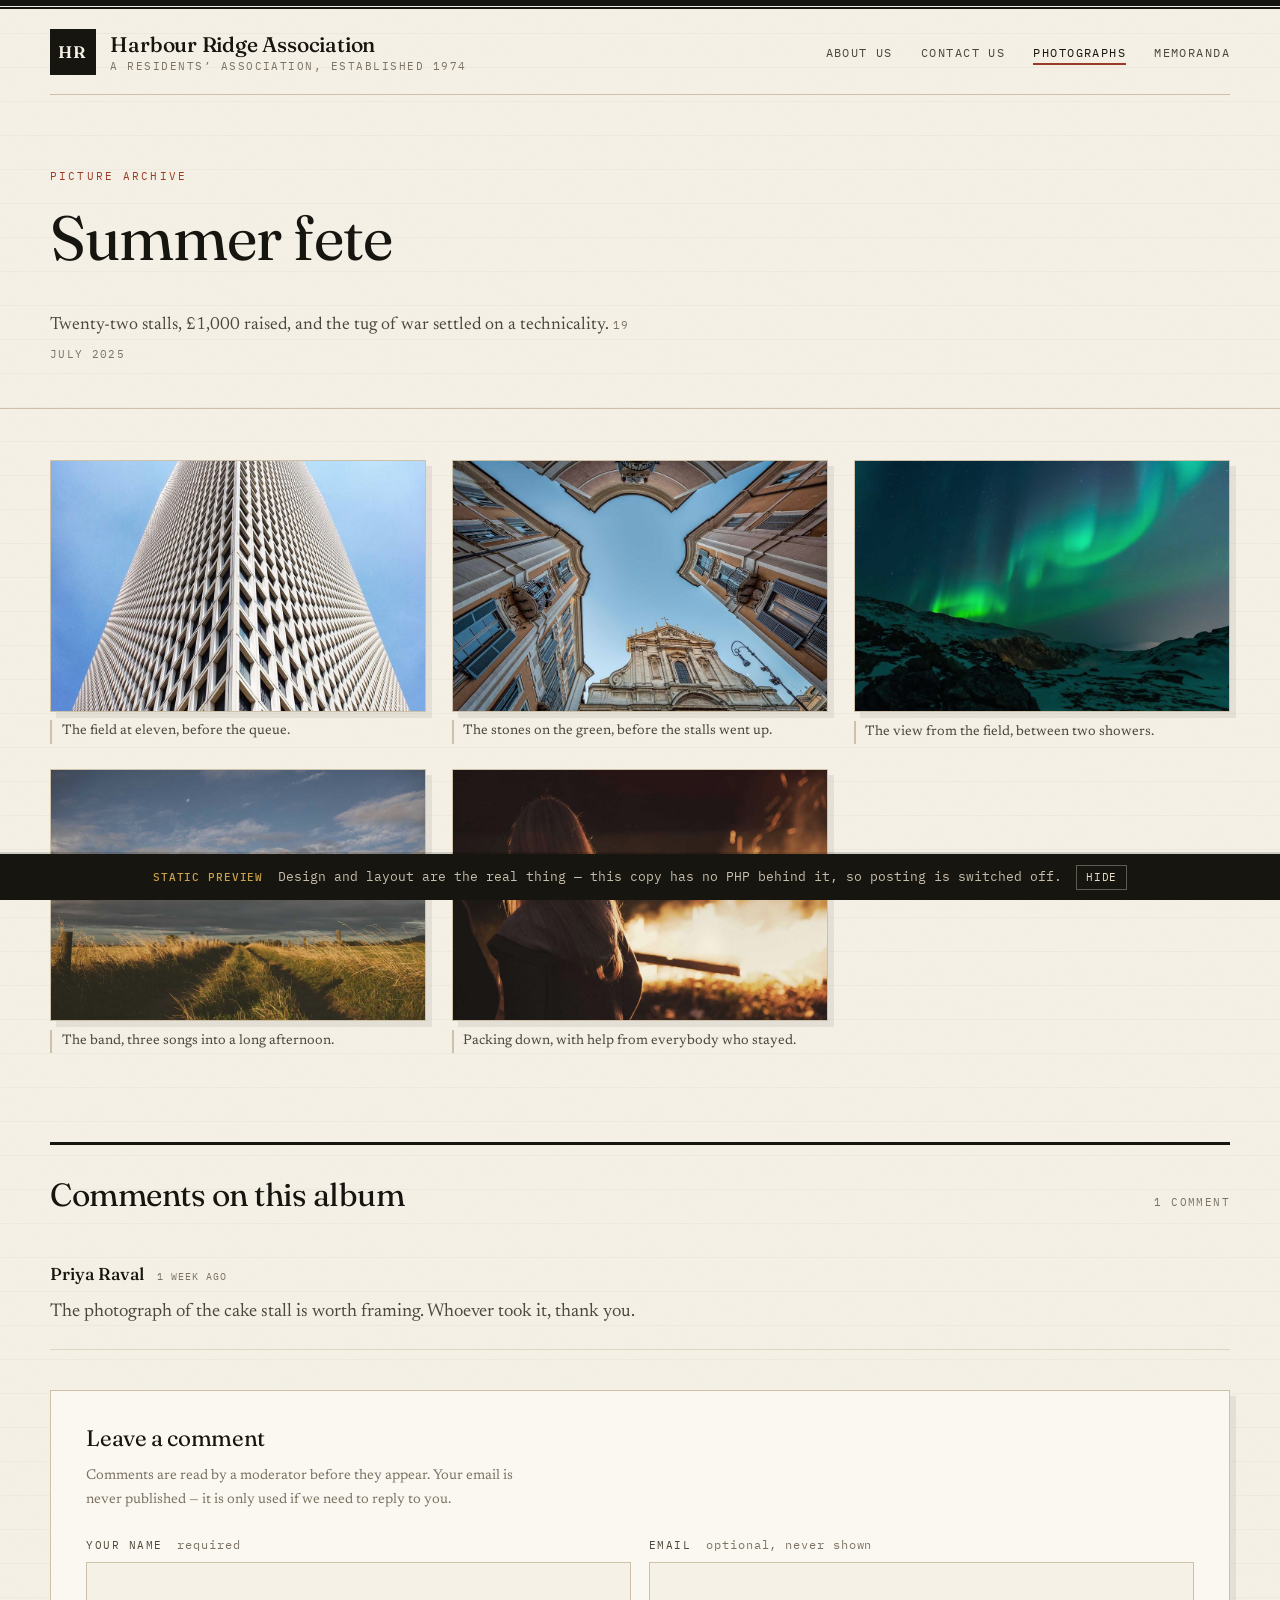
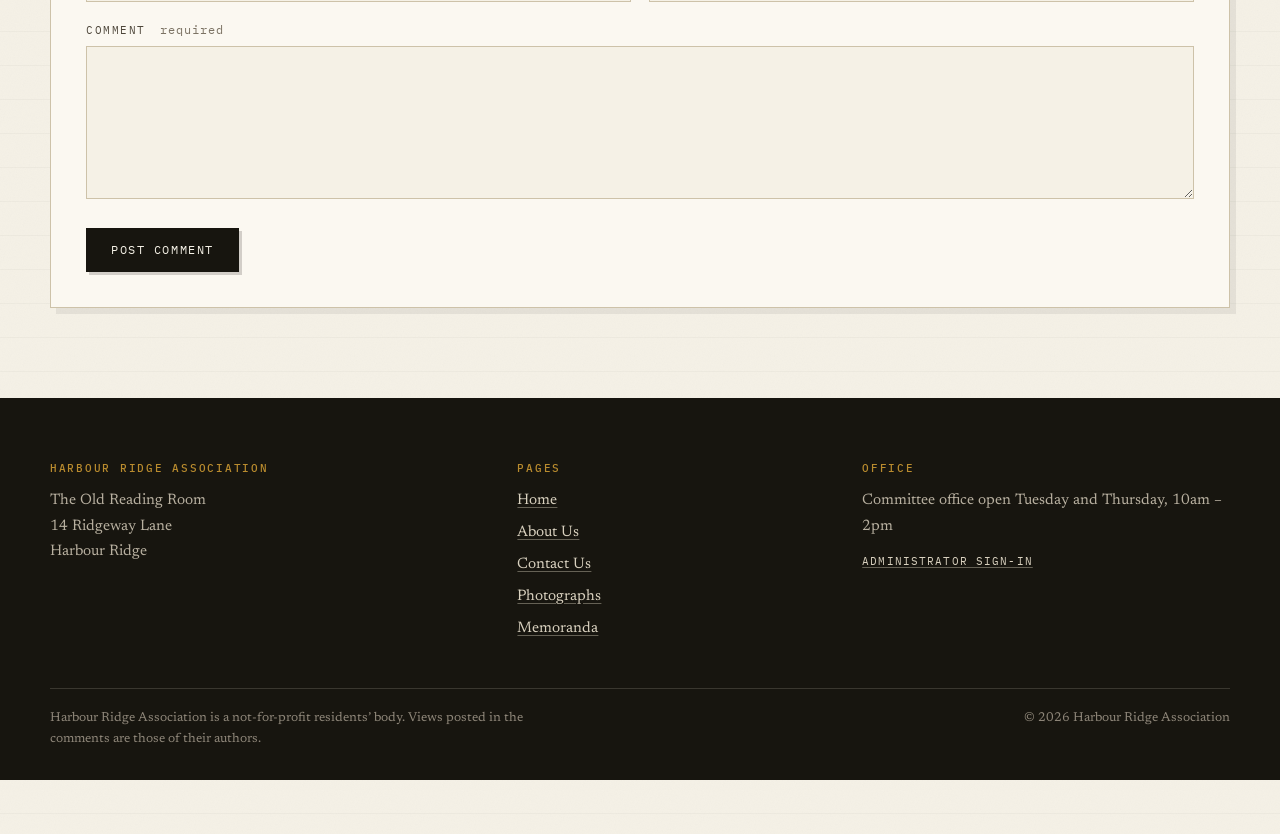
<file: docs/photos/summer-fete.html>
<!doctype html>
<html lang="en">
<head>
<meta charset="utf-8">
<meta name="viewport" content="width=device-width, initial-scale=1">
<title>Harbour Ridge Association — Harbour Ridge</title>
<meta name="description" content="News, memoranda, photographs and public comment for the Harbour Ridge community.">
<link rel="preconnect" href="https://fonts.googleapis.com">
<link rel="preconnect" href="https://fonts.gstatic.com" crossorigin>
<link href="https://fonts.googleapis.com/css2?family=Fraunces:opsz,wght@9..144,300..800&family=Newsreader:ital,opsz,wght@0,6..72,300..600;1,6..72,300..500&family=IBM+Plex+Mono:wght@400;500&display=swap" rel="stylesheet">
<link rel="stylesheet" href="../themes/civic/style.css">
<link rel="icon" href="data:image/svg+xml,<svg xmlns='http://www.w3.org/2000/svg' viewBox='0 0 32 32'><rect width='32' height='32' fill='%23151310'/><text x='16' y='23' font-size='20' font-family='Georgia,serif' fill='%23e8dfcd' text-anchor='middle'>H</text></svg>">
</head>
<body class="is-inner">

<a class="skip" href="summer-fete.html#main">Skip to content</a>

<header class="masthead">
    <div class="masthead__rule" aria-hidden="true"></div>
    <div class="wrap masthead__inner">
        <a class="brand" href="../index.html">
            <span class="brand__mark" aria-hidden="true">HR</span>
            <span class="brand__text">
                <strong>Harbour Ridge Association</strong>
                <em>A residents’ association, established 1974</em>
            </span>
        </a>

        <input type="checkbox" id="navtoggle" class="navtoggle" hidden>
        <label for="navtoggle" class="navburger" aria-label="Menu"><span></span></label>

        <nav class="nav" aria-label="Main">
            <ul>
                                    <li><a href="../about.html" >About Us</a></li>
                                    <li><a href="../contact.html" >Contact Us</a></li>
                                    <li><a href="../photos.html" aria-current="page">Photographs</a></li>
                                    <li><a href="../memoranda.html" >Memoranda</a></li>
                            </ul>
        </nav>
    </div>
</header>

<main id="main">
    <section class="pagehead">
    <div class="wrap">
        <p class="eyebrow"><a href="../photos.html">Picture archive</a></p>
        <h1>Summer fete</h1>
        <p class="pagehead__lede">
            Twenty-two stalls, £1,000 raised, and the tug of war settled on a technicality.            <span class="stamp">19 July 2025</span>        </p>
    </div>
</section>

<div class="wrap" data-reveal>
            <div class="gallery-grid" style="--cols: 3">
                            <figure class="shot">
                    <a href="../content/gallery/summer-fete/fete-1.jpg" target="_blank" rel="noopener">
                        <img src="../content/gallery/summer-fete/fete-1.jpg" alt="The field at eleven, before the queue." loading="lazy">
                    </a>
                                            <figcaption>The field at eleven, before the queue.</figcaption>
                                    </figure>
                            <figure class="shot">
                    <a href="../content/gallery/summer-fete/fete-2.jpg" target="_blank" rel="noopener">
                        <img src="../content/gallery/summer-fete/fete-2.jpg" alt="The stones on the green, before the stalls went up." loading="lazy">
                    </a>
                                            <figcaption>The stones on the green, before the stalls went up.</figcaption>
                                    </figure>
                            <figure class="shot">
                    <a href="../content/gallery/summer-fete/fete-3.jpg" target="_blank" rel="noopener">
                        <img src="../content/gallery/summer-fete/fete-3.jpg" alt="The view from the field, between two showers." loading="lazy">
                    </a>
                                            <figcaption>The view from the field, between two showers.</figcaption>
                                    </figure>
                            <figure class="shot">
                    <a href="../content/gallery/summer-fete/fete-4.jpg" target="_blank" rel="noopener">
                        <img src="../content/gallery/summer-fete/fete-4.jpg" alt="The band, three songs into a long afternoon." loading="lazy">
                    </a>
                                            <figcaption>The band, three songs into a long afternoon.</figcaption>
                                    </figure>
                            <figure class="shot">
                    <a href="../content/gallery/summer-fete/fete-5.jpg" target="_blank" rel="noopener">
                        <img src="../content/gallery/summer-fete/fete-5.jpg" alt="Packing down, with help from everybody who stayed." loading="lazy">
                    </a>
                                            <figcaption>Packing down, with help from everybody who stayed.</figcaption>
                                    </figure>
                    </div>
        </div>

<div class="wrap" data-reveal>
        <section class="comments" id="comments">
        <header class="comments__head">
            <h2>Comments on this album</h2>
            <span class="tally">1 comment</span>
        </header>

        
                    <ol class="comments__list">
                                    <li class="comment">
                        <div class="comment__meta">
                            <span class="comment__author">Priya Raval</span>
                            <time datetime="2026-08-25 01:20:12">1 week ago</time>
                        </div>
                        <div class="comment__body">The photograph of the cake stall is worth framing. Whoever took it, thank you.</div>
                                            </li>
                            </ol>
        
                    <form class="comment-form" method="post" action="../index.html">
                <h3>Leave a comment</h3>
                <p class="comment-form__note">
                    Comments are read by a moderator before they appear. Your email is
                    never published — it is only used if we need to reply to you.
                </p>

                <input type="hidden" name="form" value="comment">
                <input type="hidden" name="thread" value="album:summer-fete">
                <input type="hidden" name="return" value="/photos/summer-fete">
                    <input type="hidden" name="csrf" value="ac0c06a77bd5ee72790502c1f52a5065">
    <input type="hidden" name="started_at" value="1788312220">
    <div class="hp" aria-hidden="true">
        <label>Leave this field empty
            <input type="text" name="website" tabindex="-1" autocomplete="off">
        </label>
    </div>
                <div class="field-row">
                    <label class="field">
                        <span>Your name <em>required</em></span>
                        <input type="text" name="author" maxlength="80" required value="">
                    </label>
                    <label class="field">
                        <span>Email <em>optional, never shown</em></span>
                        <input type="email" name="email" maxlength="120" value="">
                    </label>
                </div>

                <label class="field">
                    <span>Comment <em>required</em></span>
                    <textarea name="body" rows="5" maxlength="4000" required></textarea>
                </label>

                <button type="submit" class="btn">Post comment</button>
            </form>
            </section>
    </div>
</main>

<footer class="foot">
    <div class="wrap foot__inner">
        <div class="foot__col">
            <h4>Harbour Ridge Association</h4>
            <p>The Old Reading Room<br />
14 Ridgeway Lane<br />
Harbour Ridge</p>
        </div>
        <div class="foot__col">
            <h4>Pages</h4>
            <ul>
                <li><a href="../index.html">Home</a></li>
                                    <li><a href="../about.html">About Us</a></li>
                                    <li><a href="../contact.html">Contact Us</a></li>
                                    <li><a href="../photos.html">Photographs</a></li>
                                    <li><a href="../memoranda.html">Memoranda</a></li>
                            </ul>
        </div>
        <div class="foot__col">
            <h4>Office</h4>
            <p>Committee office open Tuesday and Thursday, 10am – 2pm</p>
            <p class="foot__admin"><a href="https://github.com/anirudhatalmale6-alt/modular-site-demo#the-admin">Administrator sign-in</a></p>
        </div>
    </div>
    <div class="wrap foot__base">
        <p>Harbour Ridge Association is a not-for-profit residents’ body. Views posted in the comments are those of their authors.</p>
        <p class="foot__year">© 2026 Harbour Ridge Association</p>
    </div>
</footer>

<script>
/* The only JavaScript on the public site: reveal-on-scroll for long pages,
   and closing the mobile menu after a tap. Everything works without it. */
(function () {
    var reveal = document.querySelectorAll('[data-reveal]');
    if ('IntersectionObserver' in window && reveal.length) {
        var io = new IntersectionObserver(function (entries) {
            entries.forEach(function (entry) {
                if (entry.isIntersecting) {
                    entry.target.classList.add('is-in');
                    io.unobserve(entry.target);
                }
            });
        }, { rootMargin: '0px 0px -8% 0px' });
        reveal.forEach(function (el) { io.observe(el); });
    } else {
        reveal.forEach(function (el) { el.classList.add('is-in'); });
    }

    var toggle = document.getElementById('navtoggle');
    document.querySelectorAll('.nav a').forEach(function (a) {
        a.addEventListener('click', function () { if (toggle) toggle.checked = false; });
    });
})();
</script>

<style>
.previewbar{position:fixed;left:0;right:0;bottom:0;z-index:60;background:#17150f;color:#e6dcc8;
 font:400 13px/1.5 'IBM Plex Mono',monospace;padding:.65rem 1rem;display:flex;gap:.9rem;
 align-items:center;justify-content:center;flex-wrap:wrap;box-shadow:0 -2px 0 rgba(0,0,0,.15)}
.previewbar b{color:#c9a24a;font-weight:500;letter-spacing:.08em;text-transform:uppercase;font-size:11px}
.previewbar span{opacity:.85}
.previewbar a{color:#e6dcc8}
.previewbar button{background:none;border:1px solid rgba(230,220,200,.35);color:#e6dcc8;
 font:inherit;font-size:11px;padding:.2rem .55rem;cursor:pointer;letter-spacing:.08em;text-transform:uppercase}
.previewbar button:hover{background:rgba(230,220,200,.12)}
body{padding-bottom:3.4rem}
.previewnote{position:fixed;left:50%;top:1.2rem;transform:translateX(-50%);z-index:70;max-width:min(92vw,540px);
 background:#fbf8f1;border:1px solid #17150f;box-shadow:8px 8px 0 rgba(23,21,15,.2);padding:1.1rem 1.3rem;
 font:400 15px/1.6 'Newsreader',Georgia,serif;color:#17150f}
.previewnote strong{display:block;font-family:'Fraunces',Georgia,serif;font-size:1.15rem;margin-bottom:.4rem}
.previewnote button{margin-top:.8rem;background:#17150f;color:#f3eee2;border:0;font:400 11px/1 'IBM Plex Mono',monospace;
 letter-spacing:.1em;text-transform:uppercase;padding:.55rem 1rem;cursor:pointer}
</style>
<div class="previewbar">
  <b>Static preview</b>
  <span>Design and layout are the real thing — this copy has no PHP behind it, so posting is switched off.</span>
  <button onclick="this.parentNode.remove();document.body.style.paddingBottom='0'">hide</button>
</div>
<script>
document.addEventListener('submit', function (ev) {
    ev.preventDefault();
    var n = document.createElement('div');
    n.className = 'previewnote';
    n.innerHTML = '<strong>This is the static preview</strong>' +
      'On the real build this comment goes straight into the moderation queue, ' +
      'and appears on the page the moment it is approved. The preview is a flat copy ' +
      'of the pages, so there is nothing running to receive it.' +
      '<button onclick="this.parentNode.remove()">Close</button>';
    document.body.appendChild(n);
    window.scrollTo({top: 0, behavior: 'smooth'});
}, true);
</script>

</body>
</html>
</file>
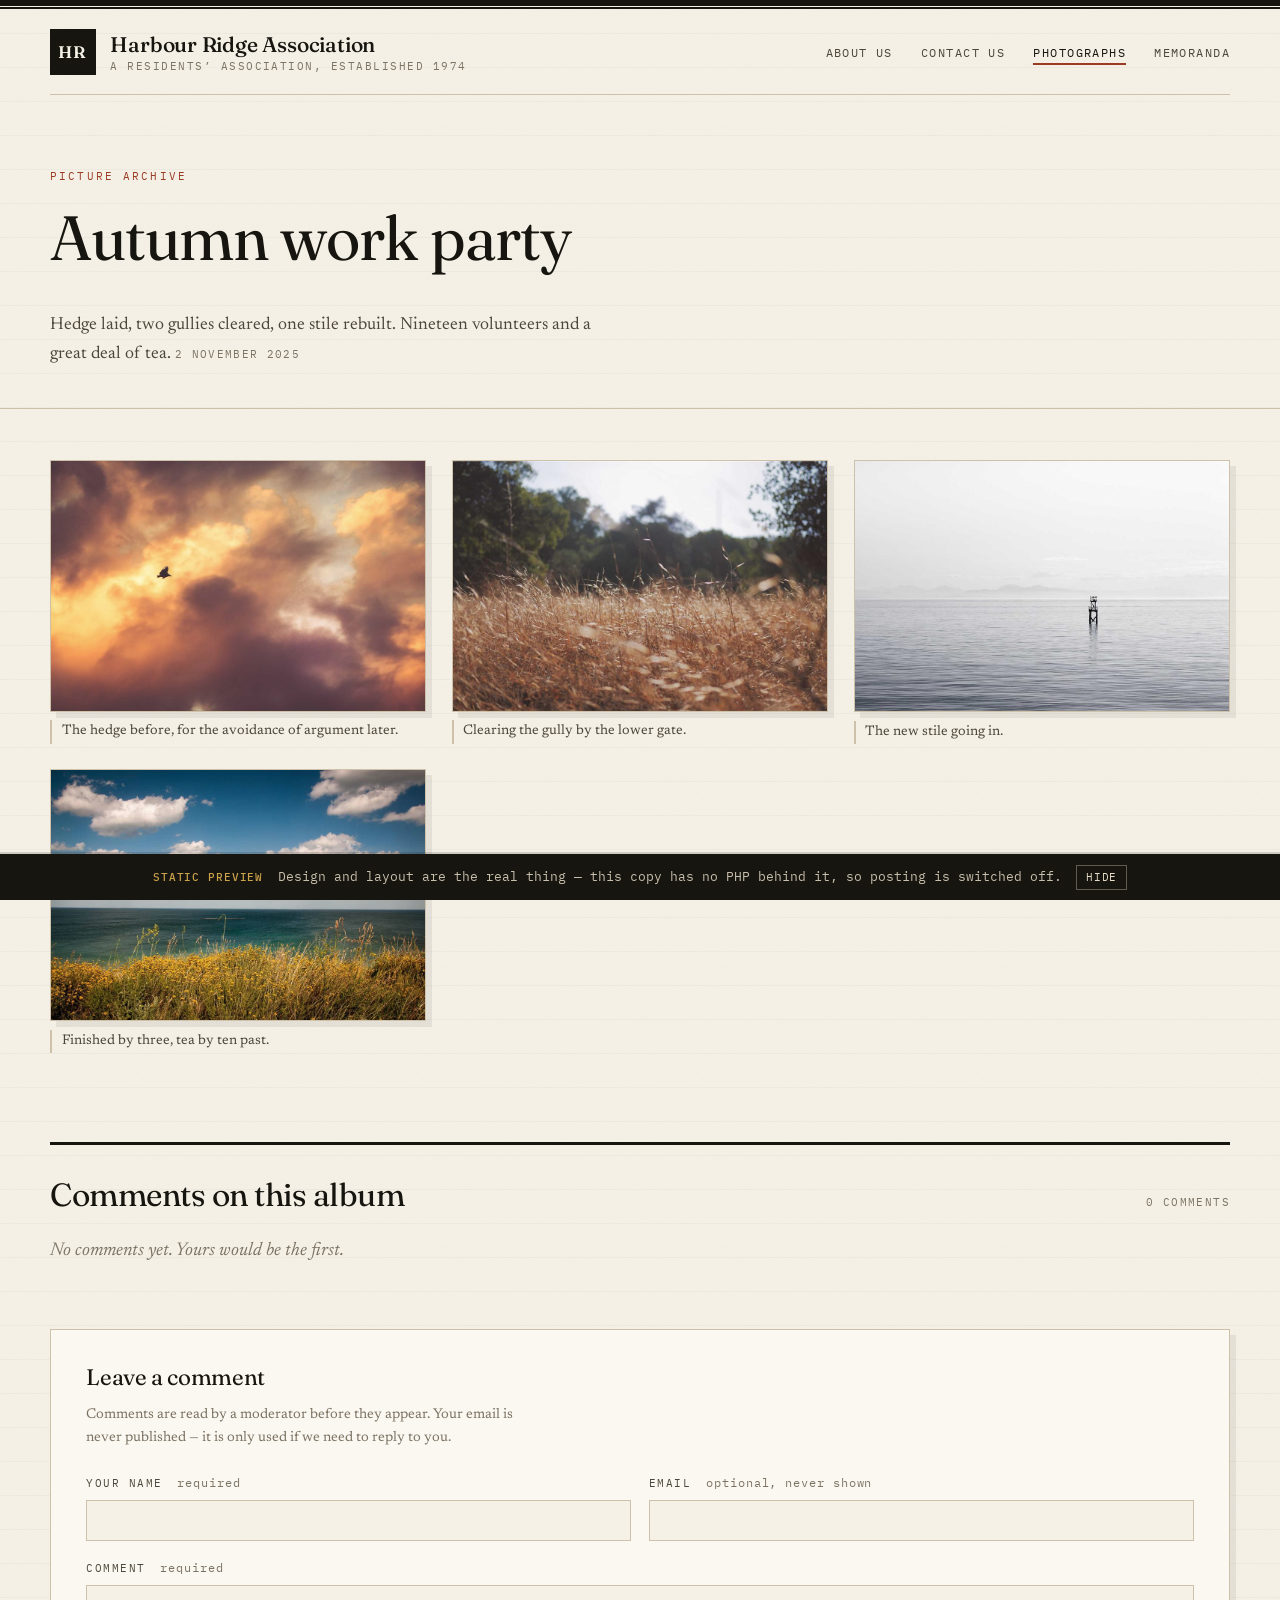
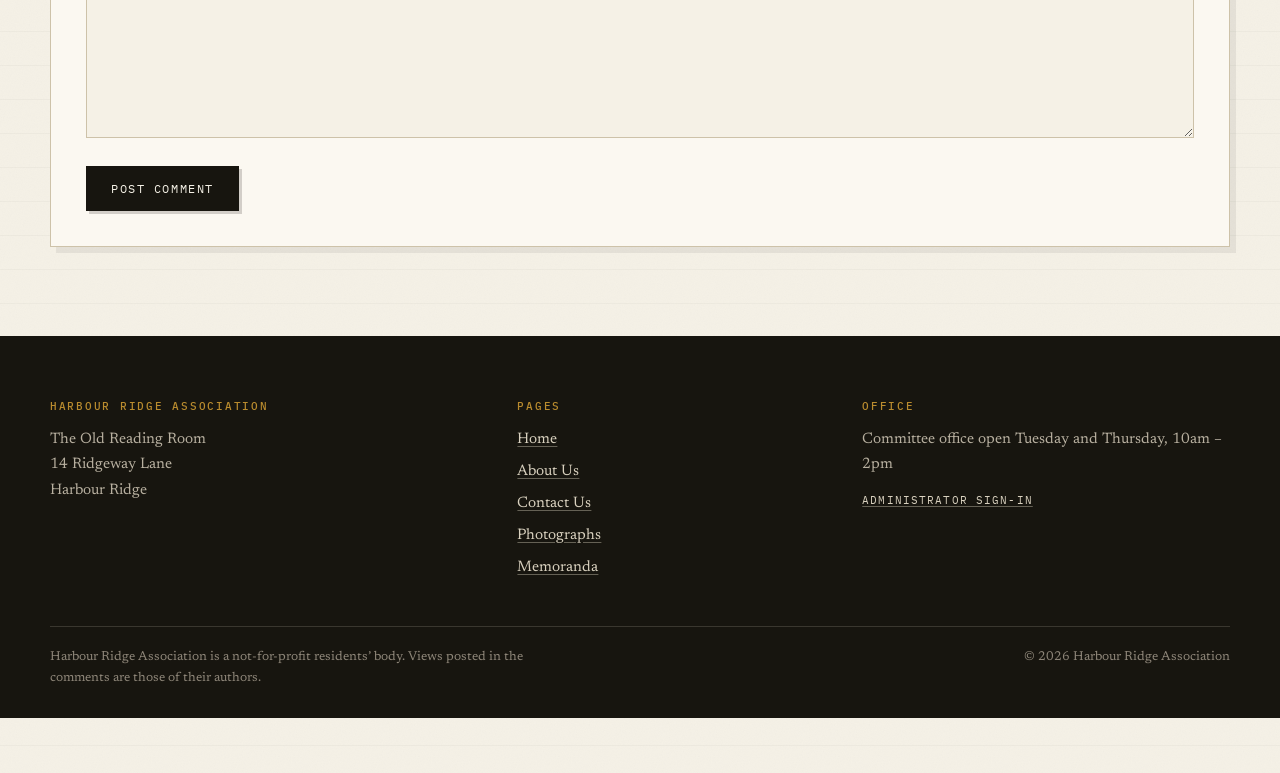
<file: docs/photos/works-party.html>
<!doctype html>
<html lang="en">
<head>
<meta charset="utf-8">
<meta name="viewport" content="width=device-width, initial-scale=1">
<title>Harbour Ridge Association — Harbour Ridge</title>
<meta name="description" content="News, memoranda, photographs and public comment for the Harbour Ridge community.">
<link rel="preconnect" href="https://fonts.googleapis.com">
<link rel="preconnect" href="https://fonts.gstatic.com" crossorigin>
<link href="https://fonts.googleapis.com/css2?family=Fraunces:opsz,wght@9..144,300..800&family=Newsreader:ital,opsz,wght@0,6..72,300..600;1,6..72,300..500&family=IBM+Plex+Mono:wght@400;500&display=swap" rel="stylesheet">
<link rel="stylesheet" href="../themes/civic/style.css">
<link rel="icon" href="data:image/svg+xml,<svg xmlns='http://www.w3.org/2000/svg' viewBox='0 0 32 32'><rect width='32' height='32' fill='%23151310'/><text x='16' y='23' font-size='20' font-family='Georgia,serif' fill='%23e8dfcd' text-anchor='middle'>H</text></svg>">
</head>
<body class="is-inner">

<a class="skip" href="works-party.html#main">Skip to content</a>

<header class="masthead">
    <div class="masthead__rule" aria-hidden="true"></div>
    <div class="wrap masthead__inner">
        <a class="brand" href="../index.html">
            <span class="brand__mark" aria-hidden="true">HR</span>
            <span class="brand__text">
                <strong>Harbour Ridge Association</strong>
                <em>A residents’ association, established 1974</em>
            </span>
        </a>

        <input type="checkbox" id="navtoggle" class="navtoggle" hidden>
        <label for="navtoggle" class="navburger" aria-label="Menu"><span></span></label>

        <nav class="nav" aria-label="Main">
            <ul>
                                    <li><a href="../about.html" >About Us</a></li>
                                    <li><a href="../contact.html" >Contact Us</a></li>
                                    <li><a href="../photos.html" aria-current="page">Photographs</a></li>
                                    <li><a href="../memoranda.html" >Memoranda</a></li>
                            </ul>
        </nav>
    </div>
</header>

<main id="main">
    <section class="pagehead">
    <div class="wrap">
        <p class="eyebrow"><a href="../photos.html">Picture archive</a></p>
        <h1>Autumn work party</h1>
        <p class="pagehead__lede">
            Hedge laid, two gullies cleared, one stile rebuilt. Nineteen volunteers and a great deal of tea.            <span class="stamp">2 November 2025</span>        </p>
    </div>
</section>

<div class="wrap" data-reveal>
            <div class="gallery-grid" style="--cols: 3">
                            <figure class="shot">
                    <a href="../content/gallery/works-party/work-1.jpg" target="_blank" rel="noopener">
                        <img src="../content/gallery/works-party/work-1.jpg" alt="The hedge before, for the avoidance of argument later." loading="lazy">
                    </a>
                                            <figcaption>The hedge before, for the avoidance of argument later.</figcaption>
                                    </figure>
                            <figure class="shot">
                    <a href="../content/gallery/works-party/work-2.jpg" target="_blank" rel="noopener">
                        <img src="../content/gallery/works-party/work-2.jpg" alt="Clearing the gully by the lower gate." loading="lazy">
                    </a>
                                            <figcaption>Clearing the gully by the lower gate.</figcaption>
                                    </figure>
                            <figure class="shot">
                    <a href="../content/gallery/works-party/work-3.jpg" target="_blank" rel="noopener">
                        <img src="../content/gallery/works-party/work-3.jpg" alt="The new stile going in." loading="lazy">
                    </a>
                                            <figcaption>The new stile going in.</figcaption>
                                    </figure>
                            <figure class="shot">
                    <a href="../content/gallery/works-party/work-4.jpg" target="_blank" rel="noopener">
                        <img src="../content/gallery/works-party/work-4.jpg" alt="Finished by three, tea by ten past." loading="lazy">
                    </a>
                                            <figcaption>Finished by three, tea by ten past.</figcaption>
                                    </figure>
                    </div>
        </div>

<div class="wrap" data-reveal>
        <section class="comments" id="comments">
        <header class="comments__head">
            <h2>Comments on this album</h2>
            <span class="tally">0 comments</span>
        </header>

        
                    <p class="comments__empty">No comments yet. Yours would be the first.</p>
        
                    <form class="comment-form" method="post" action="../index.html">
                <h3>Leave a comment</h3>
                <p class="comment-form__note">
                    Comments are read by a moderator before they appear. Your email is
                    never published — it is only used if we need to reply to you.
                </p>

                <input type="hidden" name="form" value="comment">
                <input type="hidden" name="thread" value="album:works-party">
                <input type="hidden" name="return" value="/photos/works-party">
                    <input type="hidden" name="csrf" value="ac0c06a77bd5ee72790502c1f52a5065">
    <input type="hidden" name="started_at" value="1788312220">
    <div class="hp" aria-hidden="true">
        <label>Leave this field empty
            <input type="text" name="website" tabindex="-1" autocomplete="off">
        </label>
    </div>
                <div class="field-row">
                    <label class="field">
                        <span>Your name <em>required</em></span>
                        <input type="text" name="author" maxlength="80" required value="">
                    </label>
                    <label class="field">
                        <span>Email <em>optional, never shown</em></span>
                        <input type="email" name="email" maxlength="120" value="">
                    </label>
                </div>

                <label class="field">
                    <span>Comment <em>required</em></span>
                    <textarea name="body" rows="5" maxlength="4000" required></textarea>
                </label>

                <button type="submit" class="btn">Post comment</button>
            </form>
            </section>
    </div>
</main>

<footer class="foot">
    <div class="wrap foot__inner">
        <div class="foot__col">
            <h4>Harbour Ridge Association</h4>
            <p>The Old Reading Room<br />
14 Ridgeway Lane<br />
Harbour Ridge</p>
        </div>
        <div class="foot__col">
            <h4>Pages</h4>
            <ul>
                <li><a href="../index.html">Home</a></li>
                                    <li><a href="../about.html">About Us</a></li>
                                    <li><a href="../contact.html">Contact Us</a></li>
                                    <li><a href="../photos.html">Photographs</a></li>
                                    <li><a href="../memoranda.html">Memoranda</a></li>
                            </ul>
        </div>
        <div class="foot__col">
            <h4>Office</h4>
            <p>Committee office open Tuesday and Thursday, 10am – 2pm</p>
            <p class="foot__admin"><a href="https://github.com/anirudhatalmale6-alt/modular-site-demo#the-admin">Administrator sign-in</a></p>
        </div>
    </div>
    <div class="wrap foot__base">
        <p>Harbour Ridge Association is a not-for-profit residents’ body. Views posted in the comments are those of their authors.</p>
        <p class="foot__year">© 2026 Harbour Ridge Association</p>
    </div>
</footer>

<script>
/* The only JavaScript on the public site: reveal-on-scroll for long pages,
   and closing the mobile menu after a tap. Everything works without it. */
(function () {
    var reveal = document.querySelectorAll('[data-reveal]');
    if ('IntersectionObserver' in window && reveal.length) {
        var io = new IntersectionObserver(function (entries) {
            entries.forEach(function (entry) {
                if (entry.isIntersecting) {
                    entry.target.classList.add('is-in');
                    io.unobserve(entry.target);
                }
            });
        }, { rootMargin: '0px 0px -8% 0px' });
        reveal.forEach(function (el) { io.observe(el); });
    } else {
        reveal.forEach(function (el) { el.classList.add('is-in'); });
    }

    var toggle = document.getElementById('navtoggle');
    document.querySelectorAll('.nav a').forEach(function (a) {
        a.addEventListener('click', function () { if (toggle) toggle.checked = false; });
    });
})();
</script>

<style>
.previewbar{position:fixed;left:0;right:0;bottom:0;z-index:60;background:#17150f;color:#e6dcc8;
 font:400 13px/1.5 'IBM Plex Mono',monospace;padding:.65rem 1rem;display:flex;gap:.9rem;
 align-items:center;justify-content:center;flex-wrap:wrap;box-shadow:0 -2px 0 rgba(0,0,0,.15)}
.previewbar b{color:#c9a24a;font-weight:500;letter-spacing:.08em;text-transform:uppercase;font-size:11px}
.previewbar span{opacity:.85}
.previewbar a{color:#e6dcc8}
.previewbar button{background:none;border:1px solid rgba(230,220,200,.35);color:#e6dcc8;
 font:inherit;font-size:11px;padding:.2rem .55rem;cursor:pointer;letter-spacing:.08em;text-transform:uppercase}
.previewbar button:hover{background:rgba(230,220,200,.12)}
body{padding-bottom:3.4rem}
.previewnote{position:fixed;left:50%;top:1.2rem;transform:translateX(-50%);z-index:70;max-width:min(92vw,540px);
 background:#fbf8f1;border:1px solid #17150f;box-shadow:8px 8px 0 rgba(23,21,15,.2);padding:1.1rem 1.3rem;
 font:400 15px/1.6 'Newsreader',Georgia,serif;color:#17150f}
.previewnote strong{display:block;font-family:'Fraunces',Georgia,serif;font-size:1.15rem;margin-bottom:.4rem}
.previewnote button{margin-top:.8rem;background:#17150f;color:#f3eee2;border:0;font:400 11px/1 'IBM Plex Mono',monospace;
 letter-spacing:.1em;text-transform:uppercase;padding:.55rem 1rem;cursor:pointer}
</style>
<div class="previewbar">
  <b>Static preview</b>
  <span>Design and layout are the real thing — this copy has no PHP behind it, so posting is switched off.</span>
  <button onclick="this.parentNode.remove();document.body.style.paddingBottom='0'">hide</button>
</div>
<script>
document.addEventListener('submit', function (ev) {
    ev.preventDefault();
    var n = document.createElement('div');
    n.className = 'previewnote';
    n.innerHTML = '<strong>This is the static preview</strong>' +
      'On the real build this comment goes straight into the moderation queue, ' +
      'and appears on the page the moment it is approved. The preview is a flat copy ' +
      'of the pages, so there is nothing running to receive it.' +
      '<button onclick="this.parentNode.remove()">Close</button>';
    document.body.appendChild(n);
    window.scrollTo({top: 0, behavior: 'smooth'});
}, true);
</script>

</body>
</html>
</file>
<file: docs/themes/civic/style.css>
/* =====================================================================
   Harbour Ridge — theme "civic"
   ---------------------------------------------------------------------
   One stylesheet, organised top to bottom:
     1. tokens      colours, type, spacing — change these to rebrand
     2. base        elements and the paper background
     3. layout      wrap, masthead, footer
     4. type        headings, prose
     5. components  buttons, cards, gallery, memoranda, comments, forms
     6. responsive  the three places the layout changes
   No framework, no build step. Edit and reload.
   ===================================================================== */

/* ------------------------------------------------------------- 1. tokens */
:root {
    /* paper and ink */
    --paper:        #f5f1e6;
    --paper-warm:   #efe9da;
    --paper-deep:   #e5dcc7;
    --card:         #fbf8f1;
    --ink:          #17150f;
    --ink-soft:     #4d463a;
    --ink-faint:    #7c7364;
    --rule:         #cdc2a9;
    --rule-soft:    #e0d7c3;

    /* accents */
    --sienna:       #9a3b24;
    --sienna-deep:  #75291410;
    --moss:         #4a5942;
    --gold:         #b98b2e;

    /* type */
    --display: 'Fraunces', 'Iowan Old Style', Georgia, serif;
    --body:    'Newsreader', Georgia, 'Times New Roman', serif;
    --mono:    'IBM Plex Mono', 'SFMono-Regular', Menlo, monospace;

    /* measure and rhythm */
    --wrap:    1180px;
    --measure: 68ch;
    --gap:     clamp(1.5rem, 3vw, 2.75rem);
    --section: clamp(3rem, 7vw, 6rem);

    --shadow-paper: 6px 6px 0 rgba(23, 21, 15, .07);
    --shadow-lift:  10px 12px 0 rgba(23, 21, 15, .10);
}

/* --------------------------------------------------------------- 2. base */
*, *::before, *::after { box-sizing: border-box; }

html { scroll-behavior: smooth; }

body {
    margin: 0;
    background-color: var(--paper);
    /* Two layers of atmosphere: a faint paper grain, and the ruled lines of
       a ledger book showing through from underneath. */
    background-image:
        url("data:image/svg+xml,%3Csvg xmlns='http://www.w3.org/2000/svg' width='140' height='140'%3E%3Cfilter id='n'%3E%3CfeTurbulence type='fractalNoise' baseFrequency='.85' numOctaves='3'/%3E%3CfeColorMatrix type='saturate' values='0'/%3E%3C/filter%3E%3Crect width='140' height='140' filter='url(%23n)' opacity='.045'/%3E%3C/svg%3E"),
        repeating-linear-gradient(to bottom, transparent 0 33px, rgba(23,21,15,.030) 33px 34px);
    color: var(--ink);
    font-family: var(--body);
    font-size: clamp(1.02rem, .55vw + .9rem, 1.16rem);
    line-height: 1.68;
    font-variant-numeric: oldstyle-nums;
    -webkit-font-smoothing: antialiased;
}

img { max-width: 100%; height: auto; display: block; }

a { color: var(--ink); text-decoration-color: var(--rule); text-underline-offset: .18em; }
a:hover { color: var(--sienna); text-decoration-color: currentColor; }

hr {
    border: 0;
    height: 1px;
    background: var(--rule);
    margin: var(--gap) 0;
}

code {
    font-family: var(--mono);
    font-size: .86em;
    background: var(--paper-deep);
    padding: .1em .35em;
}

pre.code {
    font-family: var(--mono);
    font-size: .84rem;
    line-height: 1.6;
    background: #14120e;
    color: #e9e1cf;
    padding: 1.1rem 1.25rem;
    overflow-x: auto;
    border-left: 3px solid var(--sienna);
}
pre.code code { background: none; padding: 0; color: inherit; }

.skip {
    position: absolute; left: -9999px;
    background: var(--ink); color: var(--paper);
    padding: .7rem 1rem; z-index: 99;
}
.skip:focus { left: 1rem; top: 1rem; }

:focus-visible { outline: 2px solid var(--sienna); outline-offset: 3px; }

/* ------------------------------------------------------------- 3. layout */
.wrap {
    width: min(100% - 2.5rem, var(--wrap));
    margin-inline: auto;
}

/* masthead ---------------------------------------------------------- */
.masthead__rule {
    height: 7px;
    background: var(--ink);
    border-bottom: 1px solid var(--paper);
    box-shadow: 0 2px 0 var(--ink);
}

.masthead__inner {
    display: flex;
    align-items: center;
    justify-content: space-between;
    gap: 1.5rem;
    padding: 1.4rem 0 1.15rem;
    border-bottom: 1px solid var(--rule);
}

.brand {
    display: flex;
    align-items: center;
    gap: .9rem;
    text-decoration: none;
}
.brand__mark {
    display: grid;
    place-items: center;
    width: 46px; height: 46px;
    background: var(--ink);
    color: var(--paper);
    font-family: var(--display);
    font-weight: 600;
    font-size: 1.05rem;
    letter-spacing: .06em;
    flex: none;
    transition: transform .35s cubic-bezier(.2,.8,.2,1), background .35s;
}
.brand:hover .brand__mark { transform: rotate(-4deg); background: var(--sienna); }

.brand__text { display: block; line-height: 1.2; }
.brand__text strong {
    display: block;
    font-family: var(--display);
    font-weight: 500;
    font-size: 1.32rem;
    letter-spacing: -.01em;
}
.brand__text em {
    display: block;
    font-family: var(--mono);
    font-style: normal;
    font-size: .66rem;
    letter-spacing: .14em;
    text-transform: uppercase;
    color: var(--ink-faint);
    margin-top: .22rem;
}

.nav ul {
    display: flex;
    gap: clamp(1rem, 2.2vw, 2.1rem);
    list-style: none;
    margin: 0; padding: 0;
}
.nav a {
    font-family: var(--mono);
    font-size: .74rem;
    letter-spacing: .12em;
    text-transform: uppercase;
    text-decoration: none;
    padding-bottom: .3rem;
    position: relative;
    color: var(--ink-soft);
}
.nav a::after {
    content: '';
    position: absolute; left: 0; bottom: 0;
    width: 100%; height: 2px;
    background: var(--sienna);
    transform: scaleX(0);
    transform-origin: right;
    transition: transform .3s cubic-bezier(.2,.8,.2,1);
}
.nav a:hover { color: var(--ink); }
.nav a:hover::after,
.nav a[aria-current="page"]::after { transform: scaleX(1); transform-origin: left; }
.nav a[aria-current="page"] { color: var(--ink); }

.navburger { display: none; }

/* footer ------------------------------------------------------------ */
.foot {
    margin-top: var(--section);
    background: var(--ink);
    color: #d9d1bf;
    padding-top: clamp(2.5rem, 5vw, 4rem);
}
.foot a { color: #d9d1bf; text-decoration-color: rgba(217,209,191,.4); }
.foot a:hover { color: #fff; }

.foot__inner {
    display: grid;
    grid-template-columns: 1.4fr 1fr 1.2fr;
    gap: var(--gap);
    padding-bottom: 2.5rem;
}
.foot h4 {
    font-family: var(--mono);
    font-size: .68rem;
    letter-spacing: .16em;
    text-transform: uppercase;
    color: var(--gold);
    margin: 0 0 .9rem;
    font-weight: 500;
}
.foot p { margin: 0 0 .6rem; font-size: .95rem; color: #b8b0a0; }
.foot ul { list-style: none; margin: 0; padding: 0; }
.foot li { margin-bottom: .4rem; font-size: .95rem; }
.foot__admin a {
    font-family: var(--mono);
    font-size: .7rem;
    letter-spacing: .1em;
    text-transform: uppercase;
}
.foot__base {
    display: flex;
    justify-content: space-between;
    gap: 1.5rem;
    flex-wrap: wrap;
    border-top: 1px solid rgba(217,209,191,.18);
    padding: 1.2rem 0 1.8rem;
}
.foot__base p { font-size: .8rem; margin: 0; color: #8d8578; max-width: 62ch; }

/* --------------------------------------------------------------- 4. type */
h1, h2, h3, h4 {
    font-family: var(--display);
    font-weight: 400;
    line-height: 1.12;
    letter-spacing: -.015em;
    margin: 0 0 .6em;
    font-variation-settings: 'SOFT' 0, 'WONK' 1;
}

.eyebrow {
    font-family: var(--mono);
    font-size: .7rem;
    letter-spacing: .19em;
    text-transform: uppercase;
    color: var(--sienna);
    margin: 0 0 1.1rem;
}
.eyebrow a { text-decoration: none; color: inherit; }
.eyebrow a:hover { text-decoration: underline; }

.stamp {
    font-family: var(--mono);
    font-size: .7rem;
    letter-spacing: .12em;
    text-transform: uppercase;
    color: var(--ink-faint);
}

/* hero -------------------------------------------------------------- */
.hero {
    position: relative;
    padding: clamp(3.5rem, 9vw, 7rem) 0 clamp(3rem, 6vw, 5rem);
    overflow: hidden;
}
.hero::before {
    /* a wash of warmth behind the headline, off-centre on purpose */
    content: '';
    position: absolute;
    inset: -20% 45% 30% -25%;
    background: radial-gradient(ellipse at center, rgba(154,59,36,.10), transparent 65%);
    pointer-events: none;
}
.hero__inner { position: relative; }
.hero__title {
    font-size: clamp(2.9rem, 8.5vw, 6.2rem);
    font-weight: 300;
    max-width: 15ch;
    margin-bottom: .35em;
    font-variation-settings: 'SOFT' 8, 'WONK' 1, 'opsz' 100;
}
.hero__title::after {
    content: '';
    display: block;
    width: 5.5rem; height: 3px;
    background: var(--sienna);
    margin-top: clamp(1.4rem, 3vw, 2.2rem);
}
.hero__lede {
    font-size: clamp(1.12rem, 1.1vw + .9rem, 1.45rem);
    max-width: 46ch;
    color: var(--ink-soft);
    margin: 1.6rem 0 0;
    font-weight: 300;
}
.hero__actions {
    display: flex;
    flex-wrap: wrap;
    gap: .9rem;
    margin-top: 2.2rem;
}
.hero__edge {
    height: 1px;
    background: var(--rule);
    margin-top: clamp(2.5rem, 5vw, 4rem);
}

/* the staggered arrival */
.hero .eyebrow,
.hero__title,
.hero__lede,
.hero__actions { animation: rise .85s cubic-bezier(.16,.84,.3,1) both; }
.hero__title    { animation-delay: .07s; }
.hero__lede     { animation-delay: .16s; }
.hero__actions  { animation-delay: .24s; }

@keyframes rise {
    from { opacity: 0; transform: translateY(14px); }
    to   { opacity: 1; transform: none; }
}

/* inner page heads --------------------------------------------------- */
.pagehead {
    padding: clamp(2.5rem, 6vw, 4.5rem) 0 clamp(1.6rem, 3vw, 2.6rem);
    border-bottom: 1px solid var(--rule);
    margin-bottom: clamp(2rem, 4vw, 3.2rem);
    animation: rise .7s cubic-bezier(.16,.84,.3,1) both;
}
.pagehead h1 {
    font-size: clamp(2.2rem, 5.2vw, 3.9rem);
    max-width: 18ch;
    font-variation-settings: 'SOFT' 6, 'WONK' 1;
}
.pagehead__lede {
    max-width: 58ch;
    color: var(--ink-soft);
    font-size: 1.1rem;
    margin: 0;
}
.pagehead--doc { background: linear-gradient(to bottom, var(--paper-warm), transparent); }

.docmeta {
    display: flex;
    flex-wrap: wrap;
    gap: 2.4rem;
    margin: 1.8rem 0 0;
    padding-top: 1.2rem;
    border-top: 1px solid var(--rule-soft);
}
.docmeta dt {
    font-family: var(--mono);
    font-size: .64rem;
    letter-spacing: .16em;
    text-transform: uppercase;
    color: var(--ink-faint);
    margin-bottom: .25rem;
}
.docmeta dd { margin: 0; font-size: 1rem; }

/* prose -------------------------------------------------------------- */
.prose { max-width: var(--measure); }
.prose--tight { margin-bottom: 2.5rem; }

.prose h2 {
    font-size: clamp(1.6rem, 2.6vw, 2.2rem);
    margin-top: 2.2em;
    padding-top: .9rem;
    border-top: 1px solid var(--rule-soft);
}
.prose h2:first-child { margin-top: 0; border-top: 0; padding-top: 0; }
.prose h3 { font-size: 1.3rem; margin-top: 1.9em; }
.prose p  { margin: 0 0 1.25em; }
.prose > p:first-of-type { font-size: 1.1em; }
.prose ul, .prose ol { padding-left: 1.2em; margin: 0 0 1.4em; }
.prose li { margin-bottom: .5em; }
.prose li::marker { color: var(--sienna); }
.prose img { border: 1px solid var(--rule); box-shadow: var(--shadow-paper); margin: 2rem 0; }

.prose blockquote {
    margin: 2rem 0;
    padding: .3rem 0 .3rem 1.6rem;
    border-left: 3px solid var(--sienna);
    font-style: italic;
    color: var(--ink-soft);
    font-size: 1.12em;
}

/* Sections a widget drops in should escape the reading measure. */
.prose .comments,
.prose .contact-form,
.prose .gallery-grid,
.prose .album-grid,
.prose .memo-list { max-width: none; }

/* --------------------------------------------------------- 5. components */

/* buttons ----------------------------------------------------------- */
.btn {
    display: inline-block;
    font-family: var(--mono);
    font-size: .74rem;
    letter-spacing: .13em;
    text-transform: uppercase;
    text-decoration: none;
    background: var(--ink);
    color: var(--paper);
    border: 1px solid var(--ink);
    padding: .85rem 1.5rem;
    cursor: pointer;
    transition: transform .22s cubic-bezier(.2,.8,.2,1), box-shadow .22s, background .22s;
    box-shadow: 3px 3px 0 rgba(23,21,15,.18);
}
.btn:hover {
    background: var(--sienna);
    border-color: var(--sienna);
    color: #fff;
    transform: translate(-2px, -2px);
    box-shadow: 6px 6px 0 rgba(23,21,15,.20);
}
.btn:active { transform: translate(1px, 1px); box-shadow: 1px 1px 0 rgba(23,21,15,.2); }

.btn--ghost { background: transparent; color: var(--ink); box-shadow: none; }
.btn--ghost:hover { background: var(--ink); border-color: var(--ink); color: var(--paper); }
.btn--small { padding: .6rem 1.05rem; font-size: .68rem; }

/* notices ----------------------------------------------------------- */
.notice {
    display: flex;
    gap: 1rem;
    align-items: flex-start;
    background: var(--card);
    border: 1px solid var(--rule);
    border-left-width: 4px;
    padding: 1.1rem 1.3rem;
    margin: 2rem 0;
    box-shadow: var(--shadow-paper);
}
.notice p { margin: 0; font-size: .98rem; }
.notice__mark { width: 10px; height: 10px; margin-top: .55rem; flex: none; background: var(--ink-faint); }
.notice--info  { border-left-color: var(--moss); }
.notice--info .notice__mark { background: var(--moss); }
.notice--alert { border-left-color: var(--sienna); background: #fbf1ec; }
.notice--alert .notice__mark { background: var(--sienna); }
.notice--quiet { border-left-color: var(--rule); color: var(--ink-soft); }

/* cards / sidebar ---------------------------------------------------- */
.cardstack {
    background: var(--card);
    border: 1px solid var(--rule);
    padding: 1.4rem 1.5rem;
    margin-bottom: 1.4rem;
    box-shadow: var(--shadow-paper);
}
.cardstack h4 {
    font-family: var(--mono);
    font-size: .66rem;
    letter-spacing: .16em;
    text-transform: uppercase;
    color: var(--ink-faint);
    margin-bottom: .8rem;
}
.cardstack p { margin: 0 0 .7rem; font-size: .95rem; }
.figure {
    font-family: var(--display);
    font-size: 3.1rem;
    line-height: 1;
    margin: 0 0 .2rem !important;
    font-variation-settings: 'SOFT' 10, 'WONK' 1;
}

/* archive layout ------------------------------------------------------ */
.archive {
    display: grid;
    grid-template-columns: minmax(0, 1fr) 280px;
    gap: clamp(2rem, 4vw, 3.5rem);
    align-items: start;
}

/* memoranda list ------------------------------------------------------ */
.memo-list { list-style: none; margin: 0; padding: 0; border-top: 1px solid var(--rule); }
.memo {
    padding: 1.4rem 0 1.5rem;
    border-bottom: 1px solid var(--rule-soft);
    transition: background .25s;
}
.memo:hover { background: rgba(255,255,255,.45); }
.memo__link {
    display: grid;
    grid-template-columns: 6.5rem 1fr auto;
    gap: 1.2rem;
    align-items: baseline;
    text-decoration: none;
}
.memo__ref {
    font-family: var(--mono);
    font-size: .74rem;
    letter-spacing: .08em;
    color: var(--sienna);
    padding-top: .2rem;
}
.memo__title {
    font-family: var(--display);
    font-size: clamp(1.15rem, 1.6vw, 1.42rem);
    line-height: 1.25;
    font-variation-settings: 'SOFT' 4, 'WONK' 1;
}
.memo:hover .memo__title { text-decoration: underline; text-decoration-color: var(--rule); }
.memo__date {
    font-family: var(--mono);
    font-size: .68rem;
    letter-spacing: .1em;
    text-transform: uppercase;
    color: var(--ink-faint);
    white-space: nowrap;
}
.memo__summary {
    margin: .55rem 0 0 7.7rem;
    color: var(--ink-soft);
    font-size: .98rem;
    max-width: 62ch;
}
.tags { margin: .7rem 0 0 7.7rem; display: flex; flex-wrap: wrap; gap: .4rem; }
.cardstack .tags, .archive__side .tags { margin-left: 0; }
.tag {
    font-family: var(--mono);
    font-size: .62rem;
    letter-spacing: .1em;
    text-transform: uppercase;
    border: 1px solid var(--rule);
    padding: .22rem .5rem;
    color: var(--ink-soft);
    background: var(--paper-warm);
}
.tag b { color: var(--sienna); font-weight: 500; }

.download { margin-top: 2.5rem; }

/* galleries ----------------------------------------------------------- */
.album-grid {
    display: grid;
    grid-template-columns: repeat(auto-fill, minmax(255px, 1fr));
    gap: clamp(1.4rem, 2.6vw, 2.2rem);
}
.album-card { text-decoration: none; display: block; }
.album-card__frame {
    position: relative;
    aspect-ratio: 4 / 3;
    overflow: hidden;
    background: var(--paper-deep);
    border: 1px solid var(--rule);
    box-shadow: var(--shadow-paper);
    transition: box-shadow .3s cubic-bezier(.2,.8,.2,1), transform .3s cubic-bezier(.2,.8,.2,1);
}
.album-card__frame img {
    width: 100%; height: 100%;
    object-fit: cover;
    filter: saturate(.88) contrast(1.03);
    transition: transform .6s cubic-bezier(.2,.8,.2,1), filter .5s;
}
.album-card:hover .album-card__frame { transform: translate(-3px, -3px); box-shadow: var(--shadow-lift); }
.album-card:hover .album-card__frame img { transform: scale(1.045); filter: saturate(1) contrast(1.05); }
.album-card__count {
    position: absolute; left: 0; bottom: 0;
    background: var(--ink);
    color: var(--paper);
    font-family: var(--mono);
    font-size: .6rem;
    letter-spacing: .12em;
    text-transform: uppercase;
    padding: .35rem .6rem;
}
.album-card h3 {
    font-size: 1.25rem;
    margin: .9rem 0 .2rem;
    font-variation-settings: 'SOFT' 4, 'WONK' 1;
}
.album-card__note { margin: .35rem 0 0; font-size: .93rem; color: var(--ink-soft); }

.gallery-grid {
    display: grid;
    grid-template-columns: repeat(var(--cols, 3), minmax(0, 1fr));
    gap: clamp(1rem, 2vw, 1.7rem);
    margin: 0 0 var(--gap);
}
.shot { margin: 0; }
.shot a { display: block; overflow: hidden; border: 1px solid var(--rule); background: var(--paper-deep); box-shadow: var(--shadow-paper); }
.shot img {
    width: 100%;
    aspect-ratio: 3 / 2;
    object-fit: cover;
    filter: saturate(.9);
    transition: transform .55s cubic-bezier(.2,.8,.2,1), filter .4s;
}
.shot a:hover img { transform: scale(1.05); filter: saturate(1.05); }
.shot figcaption {
    font-size: .86rem;
    color: var(--ink-soft);
    margin-top: .55rem;
    padding-left: .1rem;
    border-left: 2px solid var(--rule);
    padding-left: .6rem;
}

/* comments ------------------------------------------------------------ */
.comments {
    margin: var(--section) 0 0;
    padding-top: 2rem;
    border-top: 3px solid var(--ink);
}
.comments__head {
    display: flex;
    align-items: baseline;
    justify-content: space-between;
    gap: 1rem;
    flex-wrap: wrap;
}
.comments__head h2 { font-size: clamp(1.5rem, 2.6vw, 2rem); margin: 0; }
.tally {
    font-family: var(--mono);
    font-size: .68rem;
    letter-spacing: .13em;
    text-transform: uppercase;
    color: var(--ink-faint);
}
.comments__empty {
    color: var(--ink-faint);
    font-style: italic;
    padding: 1.4rem 0;
    margin: 0;
}
.comments__list { list-style: none; margin: 1.6rem 0 0; padding: 0; }
.comment {
    padding: 1.3rem 0 1.4rem;
    border-bottom: 1px solid var(--rule-soft);
}
.comment__meta {
    display: flex;
    align-items: baseline;
    gap: .8rem;
    margin-bottom: .45rem;
}
.comment__author {
    font-family: var(--display);
    font-size: 1.08rem;
    font-weight: 500;
}
.comment__meta time {
    font-family: var(--mono);
    font-size: .64rem;
    letter-spacing: .1em;
    text-transform: uppercase;
    color: var(--ink-faint);
}
.comment__body { color: var(--ink-soft); }
.comment__reply {
    margin-top: .9rem;
    padding: .9rem 1.1rem;
    background: var(--card);
    border-left: 3px solid var(--moss);
    font-size: .96rem;
    color: var(--ink-soft);
}
.comment__reply-label {
    display: block;
    font-family: var(--mono);
    font-size: .6rem;
    letter-spacing: .14em;
    text-transform: uppercase;
    color: var(--moss);
    margin-bottom: .35rem;
}

/* forms ---------------------------------------------------------------- */
.comment-form, .contact-form {
    margin-top: 2.5rem;
    background: var(--card);
    border: 1px solid var(--rule);
    box-shadow: var(--shadow-paper);
    padding: clamp(1.4rem, 3vw, 2.2rem);
}
.contact-form { margin-top: 0; }
.comment-form h3, .contact-form h2 { margin-top: 0; font-size: 1.4rem; }
.comment-form__note {
    font-size: .88rem;
    color: var(--ink-faint);
    margin: 0 0 1.4rem;
    max-width: 56ch;
}
.contact-form .comment-form__note { margin: 1.2rem 0 0; }

.field { display: block; margin-bottom: 1.1rem; }
.field > span {
    display: block;
    font-family: var(--mono);
    font-size: .66rem;
    letter-spacing: .14em;
    text-transform: uppercase;
    color: var(--ink-soft);
    margin-bottom: .45rem;
}
.field > span em {
    font-style: normal;
    color: var(--ink-faint);
    letter-spacing: .08em;
    text-transform: none;
    font-size: .72rem;
    margin-left: .4rem;
}
.field input, .field textarea {
    width: 100%;
    font-family: var(--body);
    font-size: 1rem;
    color: var(--ink);
    background: var(--paper);
    border: 1px solid var(--rule);
    padding: .7rem .85rem;
    transition: border-color .2s, background .2s, box-shadow .2s;
}
.field input:focus, .field textarea:focus {
    outline: none;
    border-color: var(--ink);
    background: #fff;
    box-shadow: 3px 3px 0 rgba(23,21,15,.10);
}
.field textarea { resize: vertical; line-height: 1.6; }

.field-row { display: grid; grid-template-columns: 1fr 1fr; gap: 1.1rem; }

/* the honeypot: present for a bot, invisible and unreachable for a human */
.hp { position: absolute; left: -9999px; width: 1px; height: 1px; overflow: hidden; }

.flash {
    padding: .9rem 1.1rem;
    margin: 1.4rem 0;
    border: 1px solid var(--rule);
    border-left: 4px solid var(--moss);
    background: #f2f4ee;
    font-size: .96rem;
}
.flash--error { border-left-color: var(--sienna); background: #fbf0ec; }

.widget-missing {
    border: 1px dashed var(--sienna);
    color: var(--sienna);
    padding: .8rem 1rem;
    font-family: var(--mono);
    font-size: .8rem;
}

/* reveal on scroll ------------------------------------------------------ */
[data-reveal] {
    opacity: 0;
    transform: translateY(18px);
    transition: opacity .7s cubic-bezier(.16,.84,.3,1), transform .7s cubic-bezier(.16,.84,.3,1);
}
[data-reveal].is-in { opacity: 1; transform: none; }

/* --------------------------------------------------------- 6. responsive */
@media (max-width: 900px) {
    .archive { grid-template-columns: 1fr; }
    .foot__inner { grid-template-columns: 1fr 1fr; }
}

@media (max-width: 720px) {
    .masthead__inner { flex-wrap: wrap; }

    .navburger {
        display: block;
        width: 42px; height: 42px;
        border: 1px solid var(--rule);
        cursor: pointer;
        position: relative;
    }
    .navburger span, .navburger span::before, .navburger span::after {
        content: '';
        position: absolute;
        left: 11px; width: 20px; height: 1.5px;
        background: var(--ink);
    }
    .navburger span { top: 20px; }
    .navburger span::before { top: -6px; left: 0; }
    .navburger span::after  { top: 6px;  left: 0; }

    .nav { flex-basis: 100%; display: none; }
    .navtoggle:checked ~ .nav { display: block; }
    .nav ul {
        flex-direction: column;
        gap: 0;
        border-top: 1px solid var(--rule);
        margin-top: 1rem;
    }
    .nav li { border-bottom: 1px solid var(--rule-soft); }
    .nav a { display: block; padding: .9rem 0; }
    .nav a::after { display: none; }

    .memo__link { grid-template-columns: 1fr; gap: .3rem; }
    .memo__summary, .tags { margin-left: 0; }
    .memo__date { order: -1; }

    .field-row { grid-template-columns: 1fr; }
    .gallery-grid { grid-template-columns: repeat(2, minmax(0, 1fr)); }
    .foot__inner { grid-template-columns: 1fr; }
}

@media (max-width: 460px) {
    .gallery-grid { grid-template-columns: 1fr; }
}

@media (prefers-reduced-motion: reduce) {
    *, *::before, *::after { animation-duration: .001ms !important; transition-duration: .001ms !important; }
    [data-reveal] { opacity: 1; transform: none; }
    html { scroll-behavior: auto; }
}
</file>
